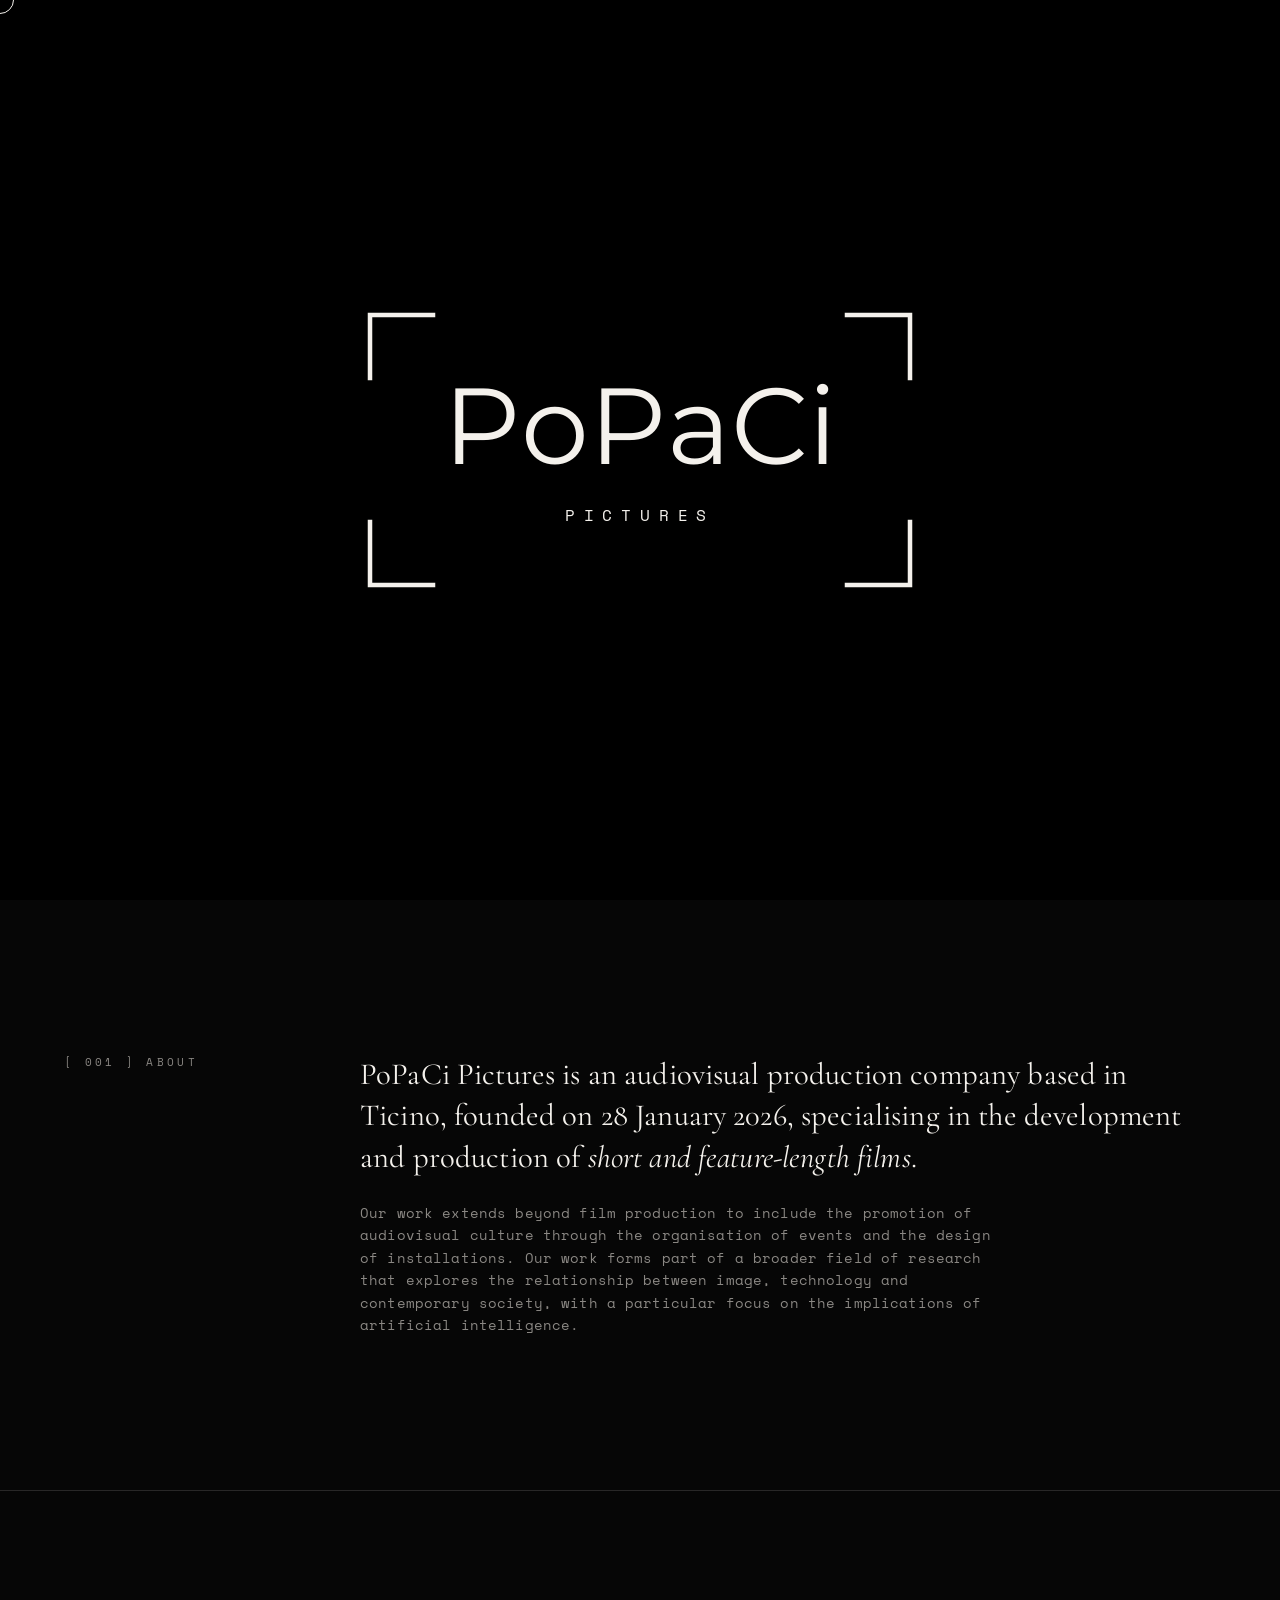
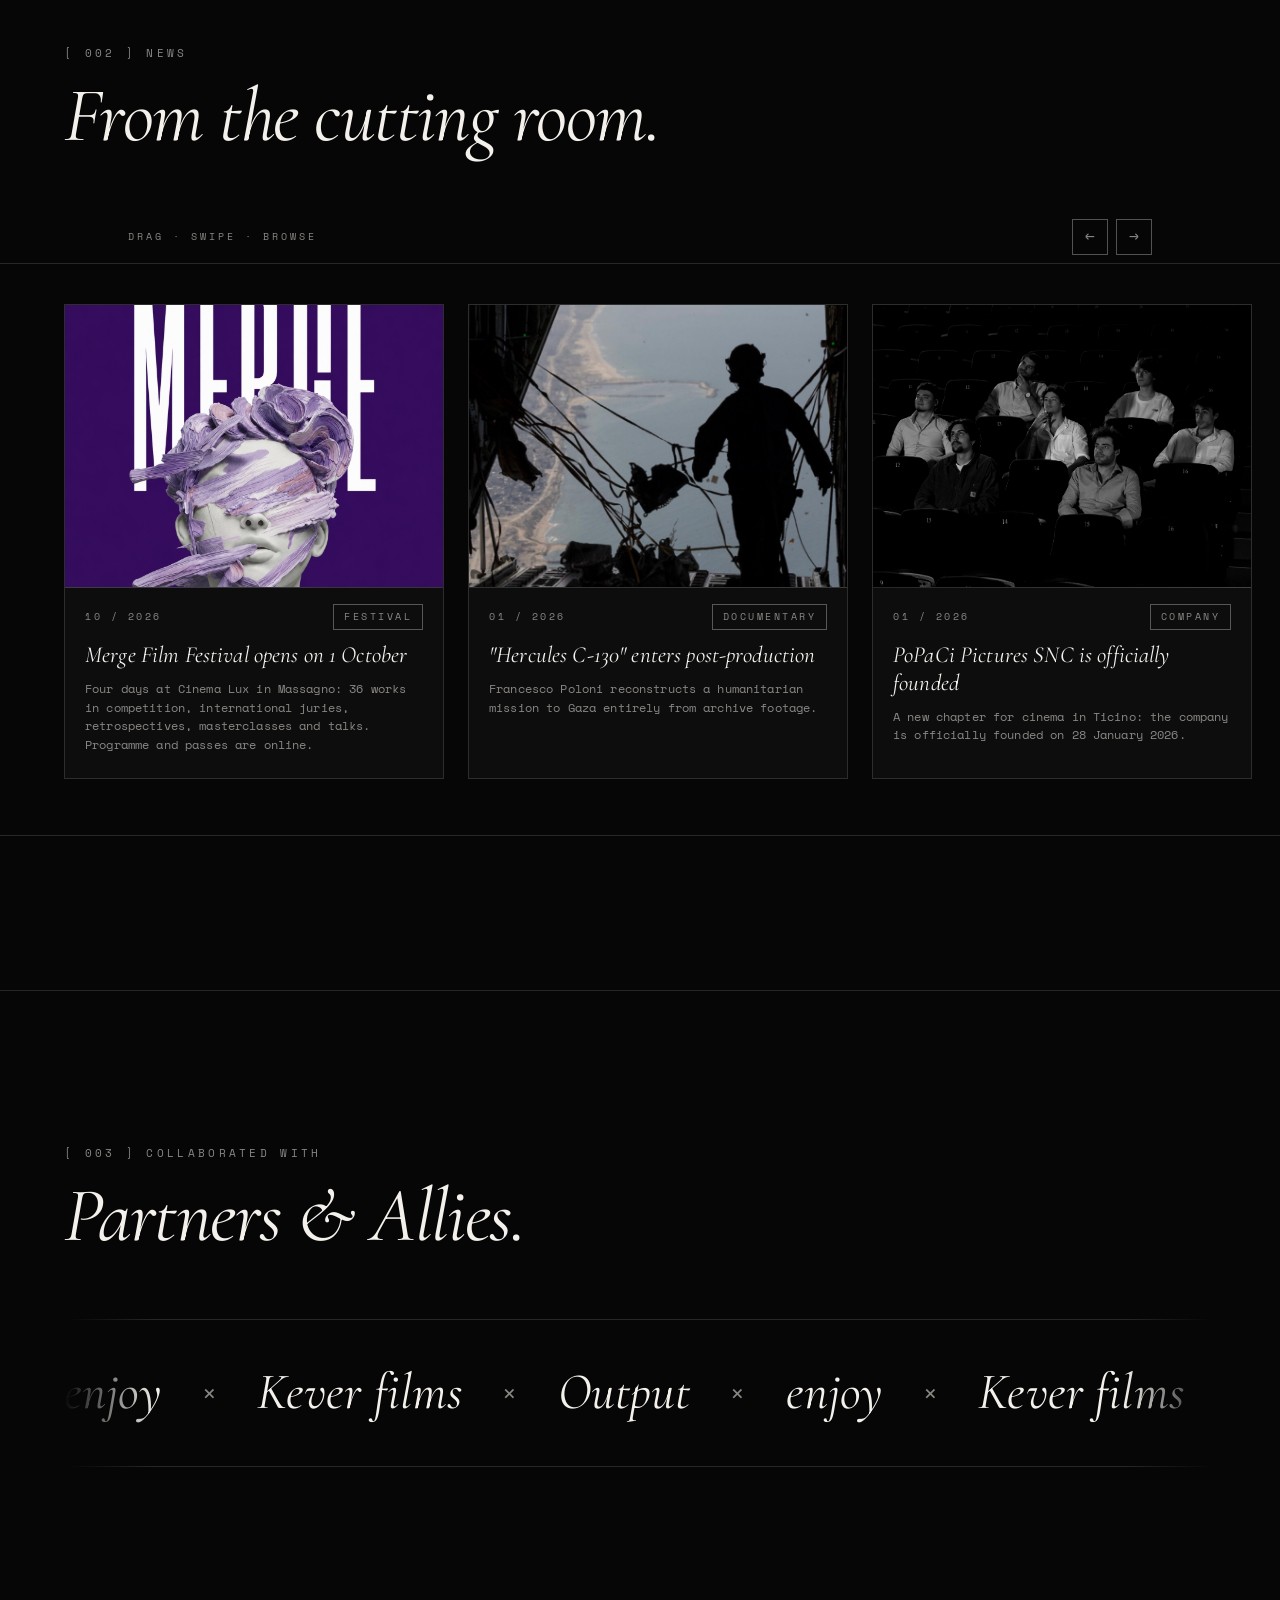
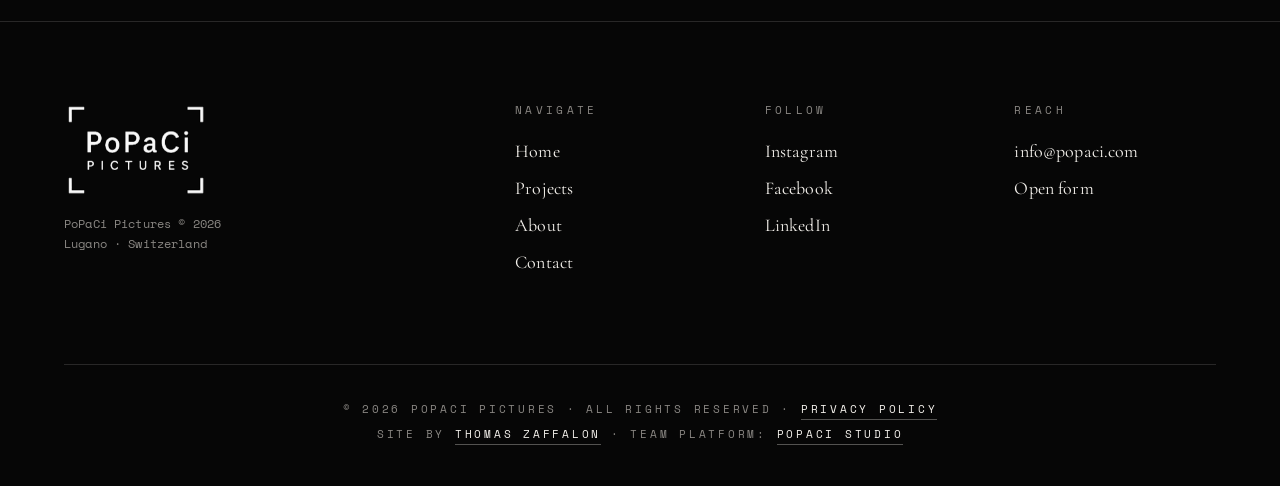
<file: index.html>
<!DOCTYPE html>
<html lang="en">
<head>
<meta charset="UTF-8" />
<meta name="viewport" content="width=device-width, initial-scale=1.0" />
<title>PoPaCi Pictures</title>
<link rel="preconnect" href="https://fonts.googleapis.com">
<link rel="preconnect" href="https://fonts.gstatic.com" crossorigin>
<link href="https://fonts.googleapis.com/css2?family=Cormorant+Garamond:wght@300;400;500;700&family=Montserrat:wght@300;400;500&family=Space+Mono:wght@400;700&display=swap" rel="stylesheet">
<meta name="description" content="PoPaCi Pictures is an audiovisual production company based in Ticino, exploring cinema, technology and contemporary society." />
<link rel="canonical" href="https://popaci.com/" />
<meta property="og:type" content="website" />
<meta property="og:site_name" content="PoPaCi Pictures" />
<meta property="og:title" content="PoPaCi Pictures — Audiovisual production in Ticino" />
<meta property="og:description" content="PoPaCi Pictures is an audiovisual production company based in Ticino, exploring cinema, technology and contemporary society." />
<meta property="og:url" content="https://popaci.com/" />
<meta property="og:image" content="https://popaci.com/img/logo_popaci_nero.jpg" />
<meta property="og:image:width" content="1536" />
<meta property="og:image:height" content="1024" />
<meta name="twitter:card" content="summary_large_image" />
<meta name="twitter:title" content="PoPaCi Pictures — Audiovisual production in Ticino" />
<meta name="twitter:description" content="PoPaCi Pictures is an audiovisual production company based in Ticino, exploring cinema, technology and contemporary society." />
<meta name="twitter:image" content="https://popaci.com/img/logo_popaci_nero.jpg" />
<link rel="stylesheet" href="css/style.css" />
<link rel="icon" type="image/x-icon" href="img/favicons/favicon.ico">
<link rel="icon" type="image/png" sizes="16x16" href="img/favicons/favicon-16x16.png">
<link rel="icon" type="image/png" sizes="32x32" href="img/favicons/favicon-32x32.png">
<link rel="icon" type="image/png" sizes="48x48" href="img/favicons/favicon-48x48.png">
<link rel="apple-touch-icon" sizes="180x180" href="img/favicons/apple-touch-icon.png">
<link rel="icon" type="image/png" sizes="192x192" href="img/favicons/android-chrome-192x192.png">
<link rel="icon" type="image/png" sizes="512x512" href="img/favicons/android-chrome-512x512.png">
<script type="application/ld+json">
{
  "@context": "https://schema.org",
  "@graph": [
    {
      "@type": "Organization",
      "@id": "https://popaci.com/#organization",
      "name": "PoPaCi Pictures",
      "alternateName": "PoPaCi Pictures SNC",
      "url": "https://popaci.com",
      "logo": "https://popaci.com/img/logo_popaci_nero.jpg",
      "image": "https://popaci.com/img/logo_popaci_nero.jpg",
      "foundingDate": "2026-01-28",
      "foundingLocation": {
        "@type": "Place",
        "name": "Lugano, Switzerland"
      },
      "address": {
        "@type": "PostalAddress",
        "addressLocality": "Lugano",
        "addressRegion": "Ticino",
        "addressCountry": "CH"
      },
      "email": "info@popaci.com",
      "founder": [
        {
          "@type": "Person",
          "name": "Dario Cirrincione",
          "url": "https://popaci.com/dario.html"
        },
        {
          "@type": "Person",
          "name": "Francesco Poloni",
          "url": "https://popaci.com/francesco.html"
        }
      ],
      "sameAs": [
        "https://www.instagram.com/popaci_pictures",
        "https://www.facebook.com/profile.php?id=61589627325579",
        "https://linkedin.com/company/popaci"
      ],
      "description": "PoPaCi Pictures is an audiovisual production company based in Ticino, founded on 28 January 2026, specialising in the development and production of short and feature-length films."
    }
  ]
}
</script>
</head>
<body data-page="home">

<!-- Intro animation overlay (index only) -->
<div id="intro-overlay" class="intro-overlay" aria-hidden="true">
  <div class="intro-stage">
    <svg class="intro-frame" viewBox="0 0 800 500" preserveAspectRatio="xMidYMid meet" aria-hidden="true">
      <g fill="none" stroke="currentColor" stroke-width="5" stroke-linecap="square" stroke-linejoin="miter">
        <path class="intro-bracket b1" d="M100,170 L100,100 L170,100" />
        <path class="intro-bracket b2" d="M630,100 L700,100 L700,170" />
        <path class="intro-bracket b3" d="M100,330 L100,400 L170,400" />
        <path class="intro-bracket b4" d="M630,400 L700,400 L700,330" />
      </g>
    </svg>
    <div class="intro-text" aria-hidden="true">
      <div class="intro-popaci">
        <span>P</span><span>o</span><span>P</span><span>a</span><span>C</span><span>i</span>
      </div>
      <div class="intro-pictures">PICTURES</div>
    </div>
    <span class="sr-only">PoPaCi Pictures</span>
  </div>
</div>

<!-- Film grain overlay -->
<div class="grain" aria-hidden="true"></div>

<!-- Custom cursor -->
<div class="cursor" aria-hidden="true"><span></span></div>

<!-- Header -->
<header class="site-header">
  <a href="index.html" class="brand">
    <img src="img/logo_popaci_nero_cropped.png" alt="PoPaCi Pictures" class="brand-logo">
  </a>
  <button class="menu-toggle" aria-expanded="false" aria-controls="nav-overlay">
    <span class="mt-dot" aria-hidden="true"></span>
    <span class="mt-text">Menu</span>
  </button>
</header>

<!-- Innovative split-strip navigation overlay -->
<nav id="nav-overlay" class="nav-overlay" aria-hidden="true">
  <a class="strip current" href="index.html" data-label="Home" data-num="01">
    <span class="strip-bg" style="--g:linear-gradient(120deg,#0a0a0a,#2a2a2a);"></span>
    <span class="strip-num">01</span>
    <span class="strip-title">Home</span>
    <span class="strip-sub">Where the reel begins</span>
  </a>
  <a class="strip" href="projects.html" data-label="Projects" data-num="02">
    <span class="strip-bg" style="--g:linear-gradient(120deg,#1a1a1a,#3a3a3a);"></span>
    <span class="strip-num">02</span>
    <span class="strip-title">Projects</span>
    <span class="strip-sub">Stories in motion</span>
  </a>
  <a class="strip" href="about.html" data-label="About" data-num="03">
    <span class="strip-bg" style="--g:linear-gradient(120deg,#0d0d0d,#272727);"></span>
    <span class="strip-num">03</span>
    <span class="strip-title">About</span>
    <span class="strip-sub">Faces behind the lens</span>
  </a>
  <a class="strip" href="contact.html" data-label="Contact" data-num="04">
    <span class="strip-bg" style="--g:linear-gradient(120deg,#181818,#333);"></span>
    <span class="strip-num">04</span>
    <span class="strip-title">Contact</span>
    <span class="strip-sub">Step into the frame</span>
  </a>
</nav>

<!-- HERO -->
<section class="hero">
  <div class="hero-media" aria-hidden="true">
    <img src="img/popaci-pictures-team-4.webp" alt="" loading="eager" decoding="async">
  </div>
  <div class="hero-bars" aria-hidden="true"></div>
  <div class="hero-inner">
    <p class="kicker"><span class="dot"></span> Independent · Ticino · Est. 28 January 2026</p>
    <h1 class="hero-title">
      <span class="word"><span>Po</span></span>
      <span class="word"><span>Pa</span></span>
      <span class="word"><span>Ci</span></span>
      <span class="word amp"><span>Pictures</span></span>
    </h1>
    
    <div class="hero-cta">
      <a href="projects.html" class="btn-line"><span>See our work</span></a>
      <a href="about.html" class="btn-text">Who we are &rarr;</a>
    </div>
  </div>
  <div class="scroll-hint"><span>Scroll</span><i></i></div>
</section>

<!-- DESCRIPTION -->
<section class="section about-blurb">
  <div class="grid-12">
    <p class="section-tag col-3">[ 001 ] About</p>
    <div class="col-9 about-blurb-text">
      <p class="lead">
        PoPaCi Pictures is an audiovisual production company based in Ticino, founded on 28 January 2026, specialising in the development and production of <em>short and feature-length films</em>.
      </p>
      <p>
        Our work extends beyond film production to include the promotion of audiovisual culture through the organisation of events and the design of installations. Our work forms part of a broader field of research that explores the relationship between image, technology and contemporary society, with a particular focus on the implications of artificial intelligence.
      </p>
    </div>
  </div>
</section>

<!-- NEWS (horizontal carousel) -->
<section class="section news">
  <div class="section-head">
    <p class="section-tag">[ 002 ] News</p>
    <h2 class="section-title">From the cutting room.</h2>
  </div>

  <div class="news-rail-hint">
    <span>Drag · Swipe · Browse</span>
    <span class="rail-arrows">
      <button type="button" class="rail-arrow" data-rail-prev aria-label="Previous">&larr;</button>
      <button type="button" class="rail-arrow" data-rail-next aria-label="Next">&rarr;</button>
    </span>
  </div>

  <div class="news-rail">
    <div class="news-track" data-rail>
      <a class="news-card" data-tone="a" href="festival.html">
        <div class="news-cover"><img src="img/merge-film-festival.jpg" alt="Merge Film Festival" loading="lazy"></div>
        <div class="news-meta"><span>10 / 2026</span><span class="news-tag">Festival</span></div>
        <div class="news-body">
          <h3 class="news-title">Merge Film Festival opens on 1 October</h3>
          <p class="news-excerpt">Four days at Cinema Lux in Massagno: 36 works in competition, international juries, retrospectives, masterclasses and talks. Programme and passes are online.</p>
        </div>
      </a>

      <a class="news-card" data-tone="c" href="docu.html#hercules-c130">
        <div class="news-cover"><img src="img/hercules-c-130-poster.jpg" alt="Hercules C-130 poster" loading="lazy" decoding="async"></div>
        <div class="news-meta"><span>01 / 2026</span><span class="news-tag">Documentary</span></div>
        <div class="news-body">
          <h3 class="news-title">"Hercules C-130" enters post-production</h3>
          <p class="news-excerpt">Francesco Poloni reconstructs a humanitarian mission to Gaza entirely from archive footage.</p>
        </div>
      </a>

      <a class="news-card" data-tone="d" href="about.html">
        <div class="news-cover"><img src="img/popaci-pictures-team-1.webp" alt="PoPaCi Pictures founding team" loading="lazy"></div>
        <div class="news-meta"><span>01 / 2026</span><span class="news-tag">Company</span></div>
        <div class="news-body">
          <h3 class="news-title">PoPaCi Pictures SNC is officially founded</h3>
          <p class="news-excerpt">A new chapter for cinema in Ticino: the company is officially founded on 28 January 2026.</p>
        </div>
      </a>
    </div>
  </div>
</section>

<!-- PARTNERS -->
<section class="section partners">
  <div class="section-head">
    <p class="section-tag">[ 003 ] Collaborated with</p>
    <h2 class="section-title">Partners &amp; Allies.</h2>
  </div>

  <div class="marquee" aria-hidden="false">
    <div class="marquee-track">
      <span class="m-item">enjoy</span>
      <span class="m-sep">&times;</span>
      <span class="m-item">Kever films</span>
      <span class="m-sep">&times;</span>
      <span class="m-item">Output</span>
      <span class="m-sep">&times;</span>
      <!-- duplicate for seamless loop -->
      <span class="m-item">enjoy</span>
      <span class="m-sep">&times;</span>
      <span class="m-item">Kever films</span>
      <span class="m-sep">&times;</span>
      <span class="m-item">Output</span>
      <span class="m-sep">&times;</span>
    </div>
  </div>
</section>

<!-- FOOTER -->
<footer class="site-footer">
  <div class="footer-grid">
    <div>
      <img src="img/logo_popaci_nero_cropped.png" alt="PoPaCi Pictures" class="footer-logo">
      <p class="muted">PoPaCi Pictures &copy; <span id="y"></span><br/>Lugano · Switzerland</p>
    </div>
    <div>
      <p class="footer-h">Navigate</p>
      <ul>
        <li><a href="index.html">Home</a></li>
        <li><a href="projects.html">Projects</a></li>
        <li><a href="about.html">About</a></li>
        <li><a href="contact.html">Contact</a></li>
      </ul>
    </div>
    <div>
      <p class="footer-h">Follow</p>
      <ul>
        <li><a href="https://www.instagram.com/popaci_pictures?igsh=M2hsNmV0cGVxNXV3" target="_blank" rel="noopener">Instagram</a></li>
        <li><a href="https://www.facebook.com/profile.php?id=61589627325579" target="_blank" rel="noopener">Facebook</a></li>
        <li><a href="https://linkedin.com/company/popaci" target="_blank" rel="noopener">LinkedIn</a></li>
      </ul>
    </div>
    <div>
      <p class="footer-h">Reach</p>
      <ul>
        <li><a href="mailto:info@popaci.com">info@popaci.com</a></li>
        <li><a href="contact.html">Open form</a></li>
      </ul>
    </div>
  </div>
  <p class="site-credit">&copy; 2026 PoPaCi Pictures &middot; All rights reserved &middot; <a href="privacy.html">Privacy Policy</a><br>Site by <a href="https://www.tommyzaffa.com" target="_blank" rel="noopener">Thomas Zaffalon</a> &middot; Team platform: <a href="https://studio.popaci.com" target="_blank" rel="noopener">PoPaCi Studio</a></p>
</footer>

<script src="js/main.js"></script>
</body>
</html>
</file>
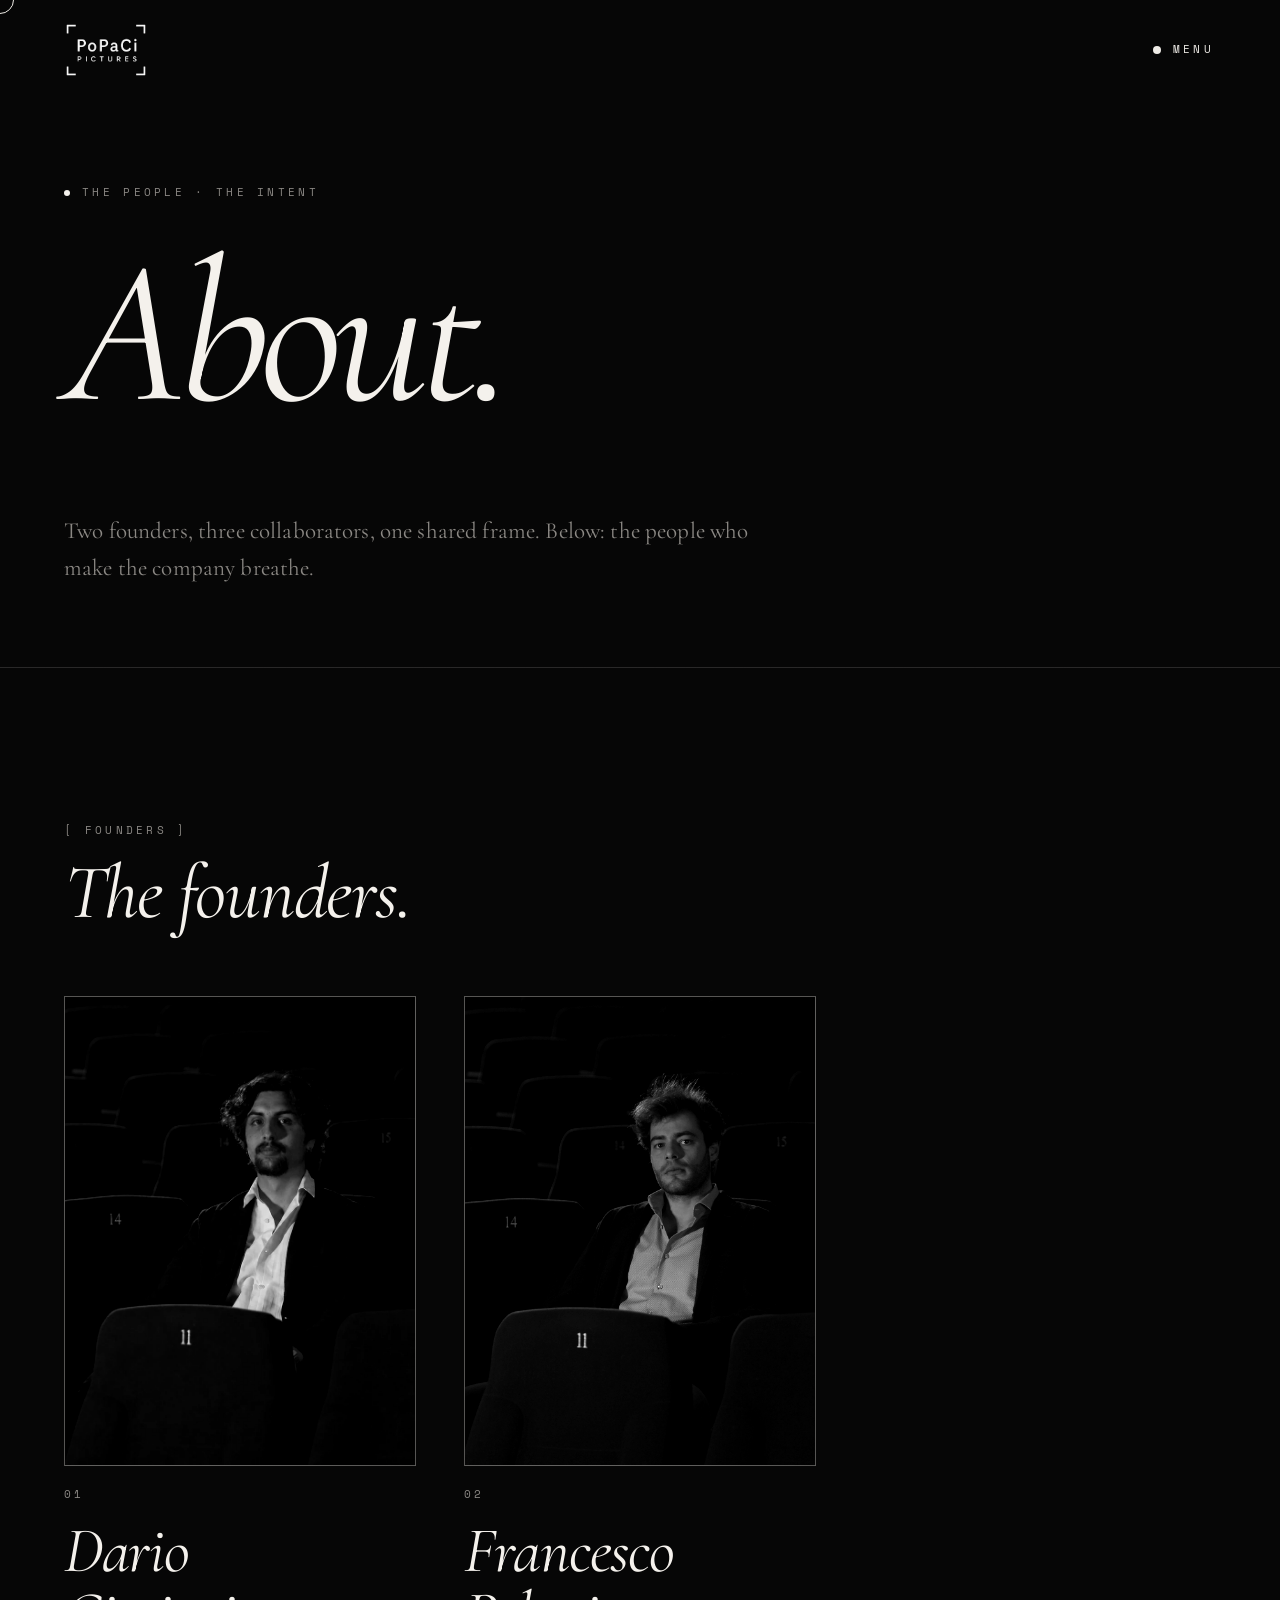
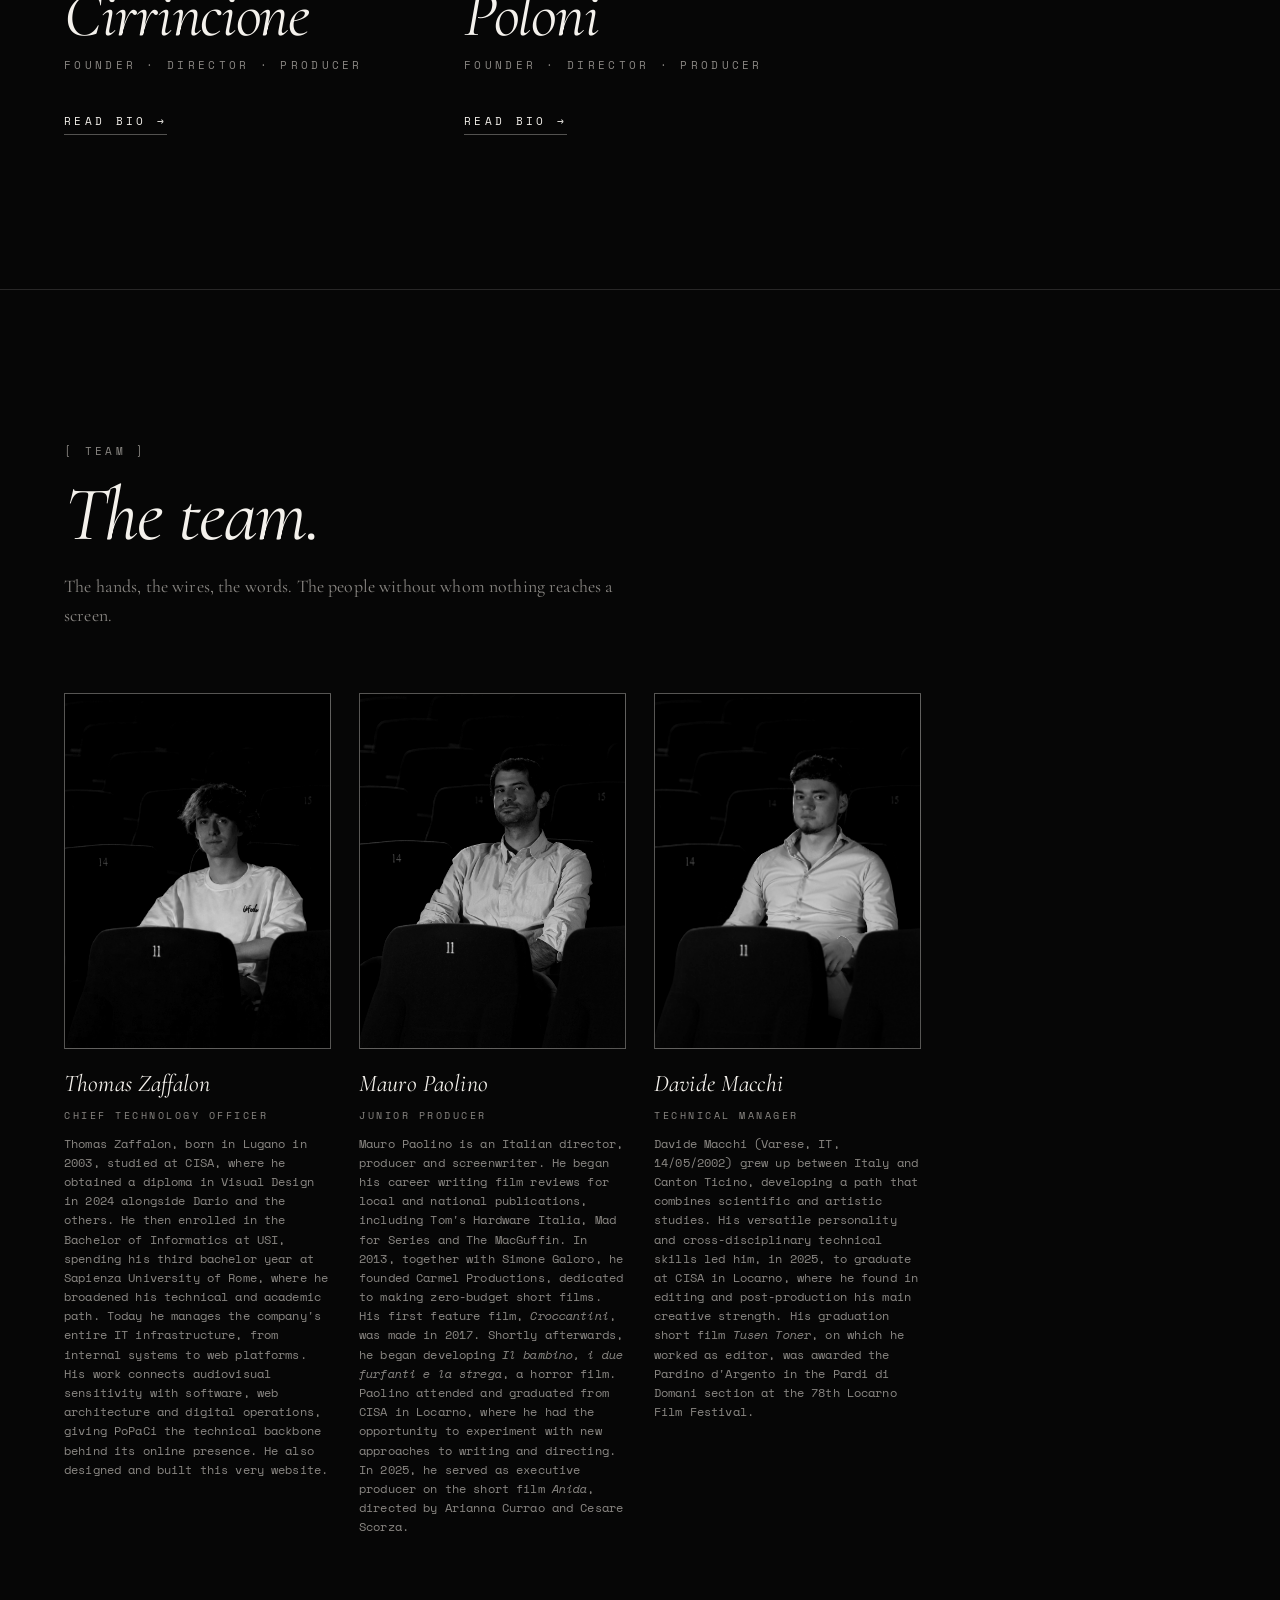
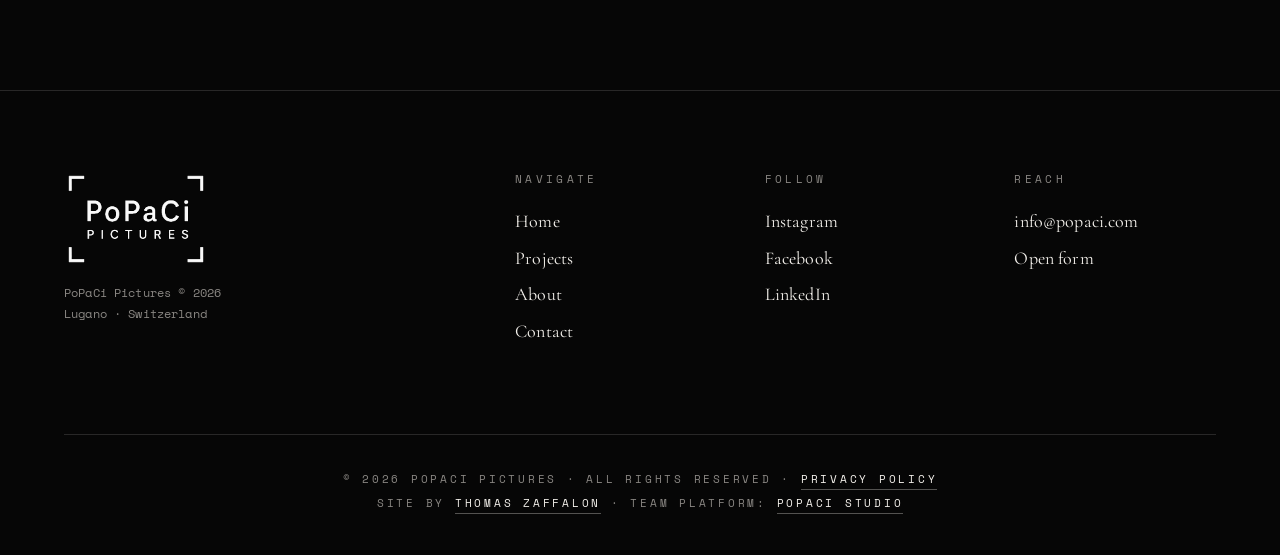
<file: about.html>
<!DOCTYPE html>
<html lang="en">
<head>
<meta charset="UTF-8" />
<meta name="viewport" content="width=device-width, initial-scale=1.0" />
<title>About — PoPaCi Pictures</title>
<link rel="preconnect" href="https://fonts.googleapis.com">
<link rel="preconnect" href="https://fonts.gstatic.com" crossorigin>
<link href="https://fonts.googleapis.com/css2?family=Cormorant+Garamond:wght@300;400;500;700&family=Space+Mono:wght@400;700&display=swap" rel="stylesheet">
<meta name="description" content="Meet the founders and team behind PoPaCi Pictures — Dario Cirrincione, Francesco Poloni and collaborators, based in Lugano, Switzerland." />
<link rel="canonical" href="https://popaci.com/about.html" />
<meta property="og:type" content="website" />
<meta property="og:site_name" content="PoPaCi Pictures" />
<meta property="og:title" content="About — PoPaCi Pictures" />
<meta property="og:description" content="Meet the founders and team behind PoPaCi Pictures — Dario Cirrincione, Francesco Poloni and collaborators, based in Lugano, Switzerland." />
<meta property="og:url" content="https://popaci.com/about.html" />
<meta property="og:image" content="https://popaci.com/img/popaci-pictures-team-1.webp" />
<meta property="og:image:width" content="2200" />
<meta property="og:image:height" content="1466" />
<meta name="twitter:card" content="summary_large_image" />
<meta name="twitter:title" content="About — PoPaCi Pictures" />
<meta name="twitter:description" content="Meet the founders and team behind PoPaCi Pictures — Dario Cirrincione, Francesco Poloni and collaborators, based in Lugano, Switzerland." />
<meta name="twitter:image" content="https://popaci.com/img/popaci-pictures-team-1.webp" />
<link rel="stylesheet" href="css/style.css" />
<link rel="icon" type="image/x-icon" href="img/favicons/favicon.ico">
<link rel="icon" type="image/png" sizes="16x16" href="img/favicons/favicon-16x16.png">
<link rel="icon" type="image/png" sizes="32x32" href="img/favicons/favicon-32x32.png">
<link rel="icon" type="image/png" sizes="48x48" href="img/favicons/favicon-48x48.png">
<link rel="apple-touch-icon" sizes="180x180" href="img/favicons/apple-touch-icon.png">
<link rel="icon" type="image/png" sizes="192x192" href="img/favicons/android-chrome-192x192.png">
<link rel="icon" type="image/png" sizes="512x512" href="img/favicons/android-chrome-512x512.png">
<script type="application/ld+json">
{
  "@context": "https://schema.org",
  "@graph": [
    {
      "@type": "Organization",
      "@id": "https://popaci.com/#organization",
      "name": "PoPaCi Pictures",
      "alternateName": "PoPaCi Pictures SNC",
      "url": "https://popaci.com",
      "logo": "https://popaci.com/img/logo_popaci_nero.jpg",
      "image": "https://popaci.com/img/logo_popaci_nero.jpg",
      "foundingDate": "2026-01-28",
      "foundingLocation": {
        "@type": "Place",
        "name": "Lugano, Switzerland"
      },
      "address": {
        "@type": "PostalAddress",
        "addressLocality": "Lugano",
        "addressRegion": "Ticino",
        "addressCountry": "CH"
      },
      "email": "info@popaci.com",
      "founder": [
        {
          "@type": "Person",
          "name": "Dario Cirrincione",
          "url": "https://popaci.com/dario.html"
        },
        {
          "@type": "Person",
          "name": "Francesco Poloni",
          "url": "https://popaci.com/francesco.html"
        }
      ],
      "sameAs": [
        "https://www.instagram.com/popaci_pictures",
        "https://www.facebook.com/profile.php?id=61589627325579",
        "https://linkedin.com/company/popaci"
      ],
      "description": "PoPaCi Pictures is an audiovisual production company based in Ticino, founded on 28 January 2026, specialising in the development and production of short and feature-length films."
    },
    {
      "@type": "Person",
      "@id": "https://popaci.com/dario.html#person",
      "name": "Dario Cirrincione",
      "givenName": "Dario",
      "familyName": "Cirrincione",
      "url": "https://popaci.com/dario.html",
      "image": "https://popaci.com/img/dario-cirrincione-1.webp",
      "jobTitle": "Director, Writer, Producer",
      "birthPlace": {
        "@type": "Place",
        "name": "Basel, Switzerland"
      },
      "nationality": {
        "@type": "Country",
        "name": "Switzerland"
      },
      "alumniOf": {
        "@type": "EducationalOrganization",
        "name": "International Conservatory of Audiovisual Sciences (CISA)",
        "address": "Locarno, Switzerland"
      },
      "worksFor": {
        "@id": "https://popaci.com/#organization"
      }
    },
    {
      "@type": "Person",
      "@id": "https://popaci.com/francesco.html#person",
      "name": "Francesco Poloni",
      "givenName": "Francesco",
      "familyName": "Poloni",
      "url": "https://popaci.com/francesco.html",
      "image": "https://popaci.com/img/francesco-poloni-3.webp",
      "jobTitle": "Director, Writer, Producer",
      "birthDate": "1997",
      "birthPlace": {
        "@type": "Place",
        "name": "Bellinzona, Switzerland"
      },
      "nationality": {
        "@type": "Country",
        "name": "Switzerland"
      },
      "alumniOf": {
        "@type": "EducationalOrganization",
        "name": "International Conservatory of Audiovisual Sciences (CISA)",
        "address": "Locarno, Switzerland"
      },
      "worksFor": {
        "@id": "https://popaci.com/#organization"
      }
    }
  ]
}
</script>
</head>
<body data-page="about">

<div class="grain" aria-hidden="true"></div>
<div class="cursor" aria-hidden="true"><span></span></div>

<header class="site-header">
  <a href="index.html" class="brand">
    <img src="img/logo_popaci_nero_cropped.png" alt="PoPaCi Pictures" class="brand-logo">
  </a>
  <button class="menu-toggle" aria-expanded="false" aria-controls="nav-overlay">
    <span class="mt-dot" aria-hidden="true"></span>
    <span class="mt-text">Menu</span>
  </button>
</header>

<nav id="nav-overlay" class="nav-overlay" aria-hidden="true">
  <a class="strip" href="index.html"><span class="strip-bg"></span><span class="strip-num">01</span><span class="strip-title">Home</span><span class="strip-sub">Where the reel begins</span></a>
  <a class="strip" href="projects.html"><span class="strip-bg"></span><span class="strip-num">02</span><span class="strip-title">Projects</span><span class="strip-sub">Stories in motion</span></a>
  <a class="strip current" href="about.html"><span class="strip-bg"></span><span class="strip-num">03</span><span class="strip-title">About</span><span class="strip-sub">Faces behind the lens</span></a>
  <a class="strip" href="contact.html"><span class="strip-bg"></span><span class="strip-num">04</span><span class="strip-title">Contact</span><span class="strip-sub">Step into the frame</span></a>
</nav>

<section class="page-hero">
  <p class="kicker"><span class="dot"></span> The people · The intent</p>
  <h1 class="page-title">About.</h1>
  <p class="page-lede">Two founders, three collaborators, one shared frame. Below: the people who make the company breathe.</p>
</section>

<!-- FOUNDERS -->
<section class="section founders">
  <div class="section-head">
    <p class="section-tag">[ Founders ]</p>
    <h2 class="section-title">The founders.</h2>
  </div>

  <div class="founders-grid">

    <a class="founder-card" href="dario.html">
      <div class="founder-portrait">
        <img src="img/dario-cirrincione-1.webp" alt="Dario Cirrincione" loading="lazy">
      </div>
      <div class="founder-card-info">
        <span class="founder-num">01</span>
        <h3 class="founder-name">Dario Cirrincione</h3>
        <p class="founder-role">Founder · Director · Producer</p>
        <span class="founder-link">Read bio &rarr;</span>
      </div>
    </a>

    <a class="founder-card" href="francesco.html">
      <div class="founder-portrait">
        <img src="img/francesco-poloni-3.webp" alt="Francesco Poloni" loading="lazy">
      </div>
      <div class="founder-card-info">
        <span class="founder-num">02</span>
        <h3 class="founder-name">Francesco Poloni</h3>
        <p class="founder-role">Founder · Director · Producer</p>
        <span class="founder-link">Read bio &rarr;</span>
      </div>
    </a>

  </div>
</section>

<!-- TEAM -->
<section class="section team">
  <div class="section-head">
    <p class="section-tag">[ Team ]</p>
    <h2 class="section-title">The team.</h2>
    <p class="section-lede">The hands, the wires, the words. The people without whom nothing reaches a screen.</p>
  </div>

  <ul class="team-grid">
    <li class="member">
      <div class="member-portrait">
        <img src="img/thomas-zaffalon-4.jpg" alt="Thomas Zaffalon" loading="lazy">
      </div>
      <div class="member-info">
        <h4 class="member-name">Thomas Zaffalon</h4>
        <p class="member-role">Chief Technology Officer</p>
        <p class="member-bio">
          Thomas Zaffalon, born in Lugano in 2003, studied at CISA, where he obtained a diploma in Visual Design in 2024 alongside Dario and the others. He then enrolled in the Bachelor of Informatics at USI, spending his third bachelor year at Sapienza University of Rome, where he broadened his technical and academic path.
          Today he manages the company's entire IT infrastructure, from internal systems to web platforms. His work connects audiovisual sensitivity with software, web architecture and digital operations, giving PoPaCi the technical backbone behind its online presence. He also designed and built this very website.
        </p>
      </div>
    </li>

    <li class="member">
      <div class="member-portrait">
        <img src="img/mauro-paolino-1.webp" alt="Mauro Paolino" loading="lazy">
      </div>
      <div class="member-info">
        <h4 class="member-name">Mauro Paolino</h4>
        <p class="member-role">Junior Producer</p>
        <p class="member-bio">
          Mauro Paolino is an Italian director, producer and screenwriter. He began his career writing film reviews for local and national publications, including Tom's Hardware Italia, Mad for Series and The MacGuffin.
          In 2013, together with Simone Galoro, he founded Carmel Productions, dedicated to making zero-budget short films.
          His first feature film, <em>Croccantini</em>, was made in 2017. Shortly afterwards, he began developing <em>Il bambino, i due furfanti e la strega</em>, a horror film.
          Paolino attended and graduated from CISA in Locarno, where he had the opportunity to experiment with new approaches to writing and directing.
          In 2025, he served as executive producer on the short film <em>Anida</em>, directed by Arianna Currao and Cesare Scorza.
        </p>
      </div>
    </li>

    <li class="member">
      <div class="member-portrait">
        <img src="img/davide-macchi-1.webp" alt="Davide Macchi" loading="lazy">
      </div>
      <div class="member-info">
        <h4 class="member-name">Davide Macchi</h4>
        <p class="member-role">Technical Manager</p>
        <p class="member-bio">
          Davide Macchi (Varese, IT, 14/05/2002) grew up between Italy and Canton Ticino, developing a path that combines scientific and artistic studies. His versatile personality and cross-disciplinary technical skills led him, in 2025, to graduate at CISA in Locarno, where he found in editing and post-production his main creative strength.
          His graduation short film <em>Tusen Toner</em>, on which he worked as editor, was awarded the Pardino d'Argento in the Pardi di Domani section at the 78th Locarno Film Festival.
        </p>
      </div>
    </li>
  </ul>
</section>

<footer class="site-footer">
  <div class="footer-grid">
    <div><img src="img/logo_popaci_nero_cropped.png" alt="PoPaCi Pictures" class="footer-logo"><p class="muted">PoPaCi Pictures &copy; <span id="y"></span><br/>Lugano · Switzerland</p></div>
    <div><p class="footer-h">Navigate</p><ul><li><a href="index.html">Home</a></li><li><a href="projects.html">Projects</a></li><li><a href="about.html">About</a></li><li><a href="contact.html">Contact</a></li></ul></div>
    <div><p class="footer-h">Follow</p><ul><li><a href="https://www.instagram.com/popaci_pictures?igsh=M2hsNmV0cGVxNXV3" target="_blank" rel="noopener">Instagram</a></li><li><a href="https://www.facebook.com/profile.php?id=61589627325579" target="_blank" rel="noopener">Facebook</a></li><li><a href="https://linkedin.com/company/popaci" target="_blank" rel="noopener">LinkedIn</a></li></ul></div>
    <div><p class="footer-h">Reach</p><ul><li><a href="mailto:info@popaci.com">info@popaci.com</a></li><li><a href="contact.html">Open form</a></li></ul></div>
  </div>
  <p class="site-credit">&copy; 2026 PoPaCi Pictures &middot; All rights reserved &middot; <a href="privacy.html">Privacy Policy</a><br>Site by <a href="https://www.tommyzaffa.com" target="_blank" rel="noopener">Thomas Zaffalon</a> &middot; Team platform: <a href="https://studio.popaci.com" target="_blank" rel="noopener">PoPaCi Studio</a></p>
</footer>

<script src="js/main.js"></script>
</body>
</html>
</file>
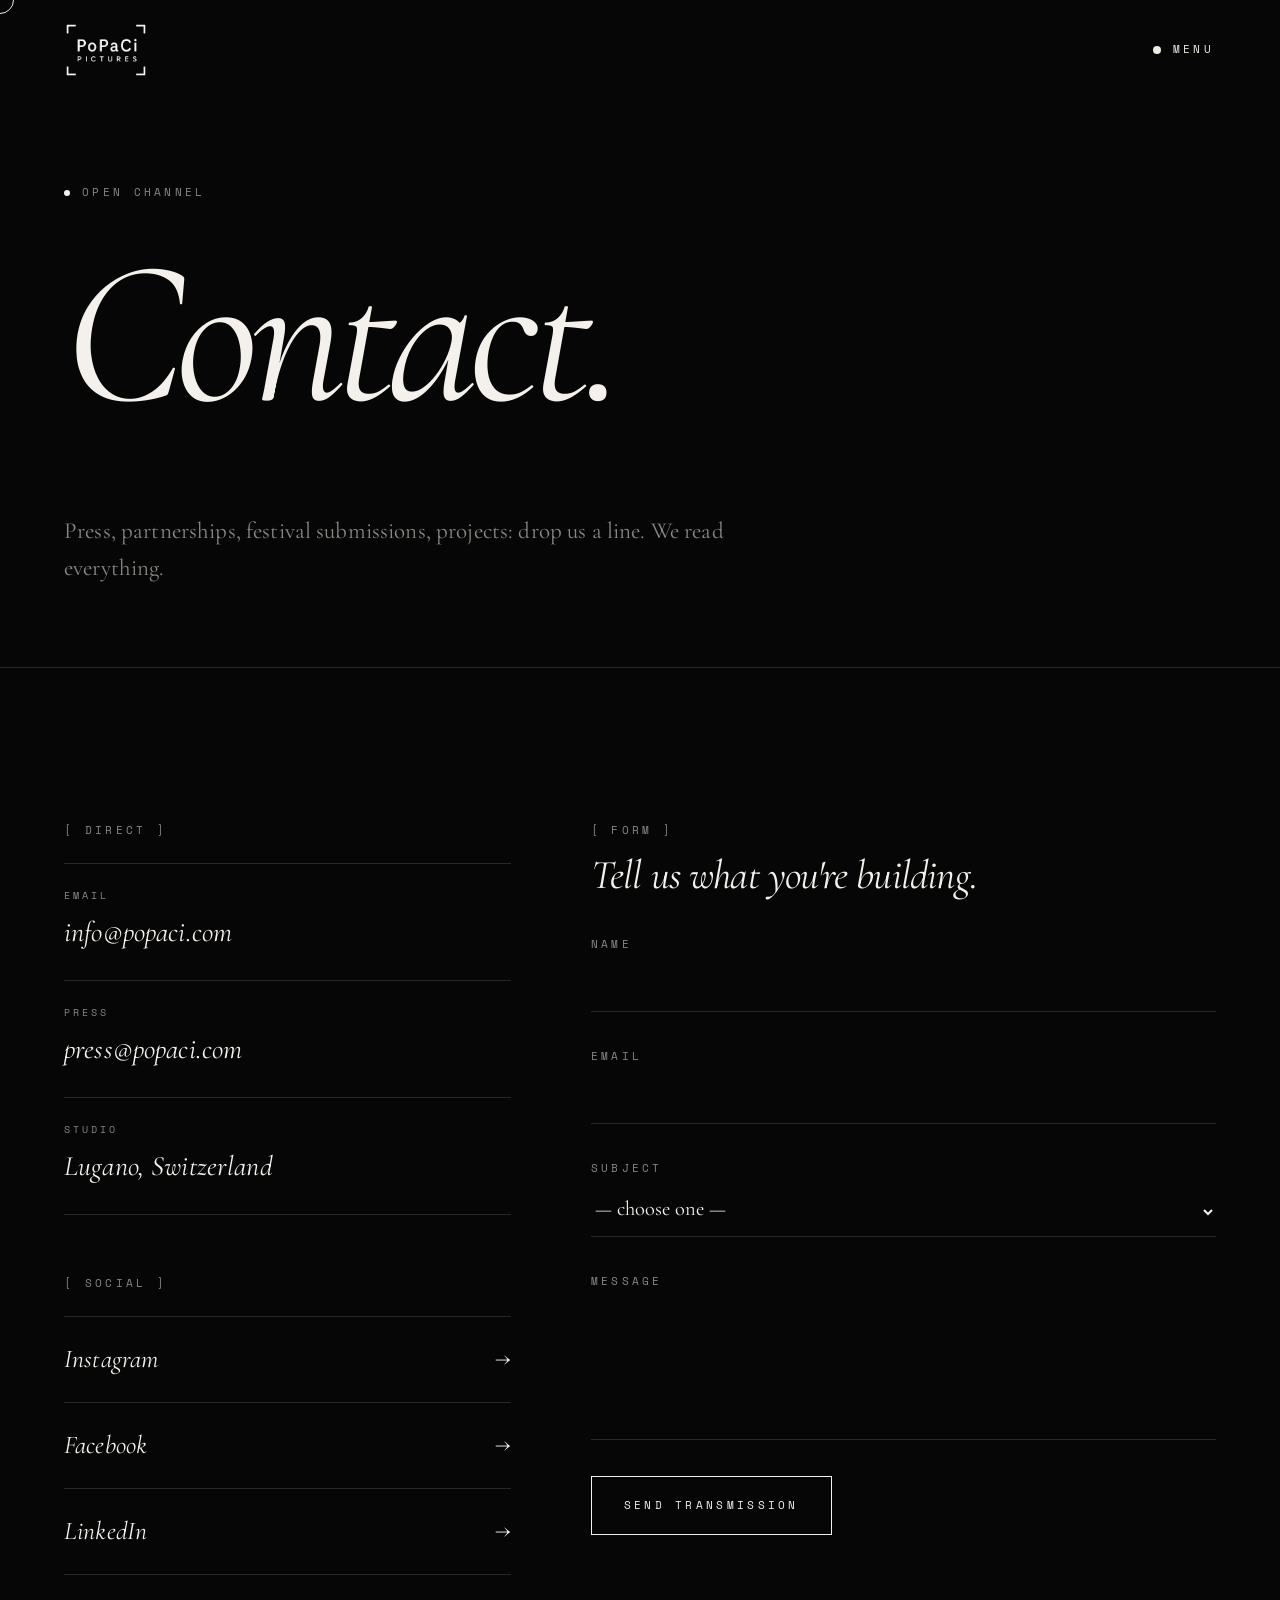
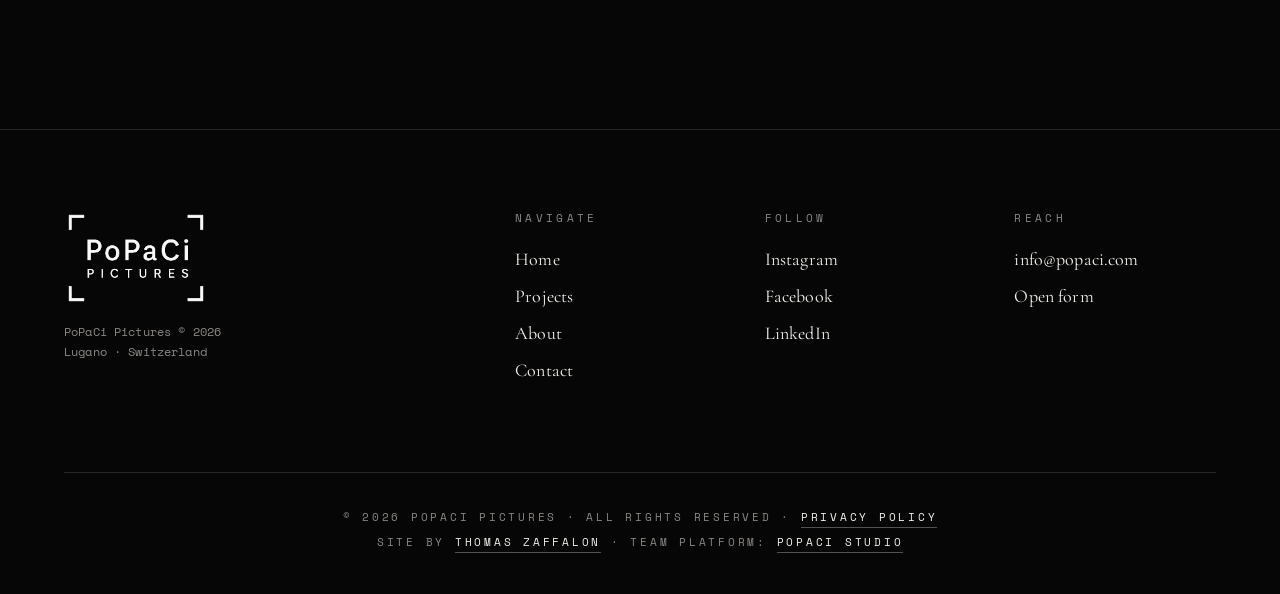
<file: contact.html>
<!DOCTYPE html>
<html lang="en">
<head>
<meta charset="UTF-8" />
<meta name="viewport" content="width=device-width, initial-scale=1.0" />
<title>Contact — PoPaCi Pictures</title>
<link rel="preconnect" href="https://fonts.googleapis.com">
<link rel="preconnect" href="https://fonts.gstatic.com" crossorigin>
<link href="https://fonts.googleapis.com/css2?family=Cormorant+Garamond:wght@300;400;500;700&family=Space+Mono:wght@400;700&display=swap" rel="stylesheet">
<meta name="description" content="Contact PoPaCi Pictures for press, partnerships and festival submissions. Lugano, Switzerland." />
<link rel="canonical" href="https://popaci.com/contact.html" />
<meta property="og:type" content="website" />
<meta property="og:site_name" content="PoPaCi Pictures" />
<meta property="og:title" content="Contact — PoPaCi Pictures" />
<meta property="og:description" content="Contact PoPaCi Pictures for press, partnerships and festival submissions. Lugano, Switzerland." />
<meta property="og:url" content="https://popaci.com/contact.html" />
<meta property="og:image" content="https://popaci.com/img/logo_popaci_nero.jpg" />
<meta property="og:image:width" content="1536" />
<meta property="og:image:height" content="1024" />
<meta name="twitter:card" content="summary_large_image" />
<meta name="twitter:title" content="Contact — PoPaCi Pictures" />
<meta name="twitter:description" content="Contact PoPaCi Pictures for press, partnerships and festival submissions. Lugano, Switzerland." />
<meta name="twitter:image" content="https://popaci.com/img/logo_popaci_nero.jpg" />
<link rel="stylesheet" href="css/style.css" />
<link rel="icon" type="image/x-icon" href="img/favicons/favicon.ico">
<link rel="icon" type="image/png" sizes="16x16" href="img/favicons/favicon-16x16.png">
<link rel="icon" type="image/png" sizes="32x32" href="img/favicons/favicon-32x32.png">
<link rel="icon" type="image/png" sizes="48x48" href="img/favicons/favicon-48x48.png">
<link rel="apple-touch-icon" sizes="180x180" href="img/favicons/apple-touch-icon.png">
<link rel="icon" type="image/png" sizes="192x192" href="img/favicons/android-chrome-192x192.png">
<link rel="icon" type="image/png" sizes="512x512" href="img/favicons/android-chrome-512x512.png">
</head>
<body data-page="contact">

<div class="grain" aria-hidden="true"></div>
<div class="cursor" aria-hidden="true"><span></span></div>

<header class="site-header">
  <a href="index.html" class="brand">
    <img src="img/logo_popaci_nero_cropped.png" alt="PoPaCi Pictures" class="brand-logo">
  </a>
  <button class="menu-toggle" aria-expanded="false" aria-controls="nav-overlay">
    <span class="mt-dot" aria-hidden="true"></span>
    <span class="mt-text">Menu</span>
  </button>
</header>

<nav id="nav-overlay" class="nav-overlay" aria-hidden="true">
  <a class="strip" href="index.html"><span class="strip-bg"></span><span class="strip-num">01</span><span class="strip-title">Home</span><span class="strip-sub">Where the reel begins</span></a>
  <a class="strip" href="projects.html"><span class="strip-bg"></span><span class="strip-num">02</span><span class="strip-title">Projects</span><span class="strip-sub">Stories in motion</span></a>
  <a class="strip" href="about.html"><span class="strip-bg"></span><span class="strip-num">03</span><span class="strip-title">About</span><span class="strip-sub">Faces behind the lens</span></a>
  <a class="strip current" href="contact.html"><span class="strip-bg"></span><span class="strip-num">04</span><span class="strip-title">Contact</span><span class="strip-sub">Step into the frame</span></a>
</nav>

<section class="page-hero">
  <p class="kicker"><span class="dot"></span> Open channel</p>
  <h1 class="page-title">Contact.</h1>
  <p class="page-lede">Press, partnerships, festival submissions, projects: drop us a line. We read everything.</p>
</section>

<section class="section contact-grid">
  <div class="contact-left">
    <p class="section-tag">[ Direct ]</p>

    <ul class="contact-channels">
      <li>
        <span class="ch-label">Email</span>
        <a class="ch-value" href="mailto:info@popaci.com">info@popaci.com</a>
      </li>
      <li>
        <span class="ch-label">Press</span>
        <a class="ch-value" href="mailto:press@popaci.com">press@popaci.com</a>
      </li>
      <li>
        <span class="ch-label">Studio</span>
        <span class="ch-value">Lugano, Switzerland</span>
      </li>
    </ul>

    <p class="section-tag socials-tag">[ Social ]</p>
    <ul class="socials">
      <li><a href="https://www.instagram.com/popaci_pictures?igsh=M2hsNmV0cGVxNXV3" target="_blank" rel="noopener"><span class="s-name">Instagram</span><span class="s-arrow">&rarr;</span></a></li>
      <li><a href="https://www.facebook.com/profile.php?id=61589627325579" target="_blank" rel="noopener"><span class="s-name">Facebook</span><span class="s-arrow">&rarr;</span></a></li>
      <li><a href="https://linkedin.com/company/popaci" target="_blank" rel="noopener"><span class="s-name">LinkedIn</span><span class="s-arrow">&rarr;</span></a></li>
    </ul>
  </div>

  <div class="contact-right">
    <p class="section-tag">[ Form ]</p>
    <h2 class="section-title small">Tell us what you're building.</h2>

    <!--
      Form posts to Formspree. Replace YOUR_FORM_ID with the actual endpoint.
      Sign up at https://formspree.io , create a form, and paste the action URL below.
      Alternatives: Getform, Basin, Web3Forms.
    -->
    <form class="contact-form" action="https://formspree.io/f/mbdbdrwj" method="POST" novalidate>
      <div class="field">
        <label for="name">Name</label>
        <input type="text" id="name" name="name" required autocomplete="name" />
        <span class="underline"></span>
      </div>

      <div class="field">
        <label for="email">Email</label>
        <input type="email" id="email" name="email" required autocomplete="email" />
        <span class="underline"></span>
      </div>

      <div class="field">
        <label for="subject">Subject</label>
        <select id="subject" name="subject" required>
          <option value="" disabled selected>&mdash; choose one &mdash;</option>
          <option value="project">A project</option>
          <option value="festival">Merge Film Festival</option>
          <option value="press">Press</option>
          <option value="partnership">Partnership</option>
          <option value="other">Other</option>
        </select>
        <span class="underline"></span>
      </div>

      <div class="field">
        <label for="message">Message</label>
        <textarea id="message" name="message" rows="5" required></textarea>
        <span class="underline"></span>
      </div>

      <!-- honeypot -->
      <input type="text" name="_gotcha" style="display:none" tabindex="-1" autocomplete="off" />

      <button type="submit" class="btn-line wide">
        <span>Send transmission</span>
      </button>
      <p class="form-status" role="status" aria-live="polite"></p>
    </form>
  </div>
</section>

<footer class="site-footer">
  <div class="footer-grid">
    <div><img src="img/logo_popaci_nero_cropped.png" alt="PoPaCi Pictures" class="footer-logo"><p class="muted">PoPaCi Pictures &copy; <span id="y"></span><br/>Lugano · Switzerland</p></div>
    <div><p class="footer-h">Navigate</p><ul><li><a href="index.html">Home</a></li><li><a href="projects.html">Projects</a></li><li><a href="about.html">About</a></li><li><a href="contact.html">Contact</a></li></ul></div>
    <div><p class="footer-h">Follow</p><ul><li><a href="https://www.instagram.com/popaci_pictures?igsh=M2hsNmV0cGVxNXV3" target="_blank" rel="noopener">Instagram</a></li><li><a href="https://www.facebook.com/profile.php?id=61589627325579" target="_blank" rel="noopener">Facebook</a></li><li><a href="https://linkedin.com/company/popaci" target="_blank" rel="noopener">LinkedIn</a></li></ul></div>
    <div><p class="footer-h">Reach</p><ul><li><a href="mailto:info@popaci.com">info@popaci.com</a></li><li><a href="contact.html">Open form</a></li></ul></div>
  </div>
  <p class="site-credit">&copy; 2026 PoPaCi Pictures &middot; All rights reserved &middot; <a href="privacy.html">Privacy Policy</a><br>Site by <a href="https://www.tommyzaffa.com" target="_blank" rel="noopener">Thomas Zaffalon</a> &middot; Team platform: <a href="https://studio.popaci.com" target="_blank" rel="noopener">PoPaCi Studio</a></p>
</footer>

<script src="js/main.js"></script>
</body>
</html>
</file>
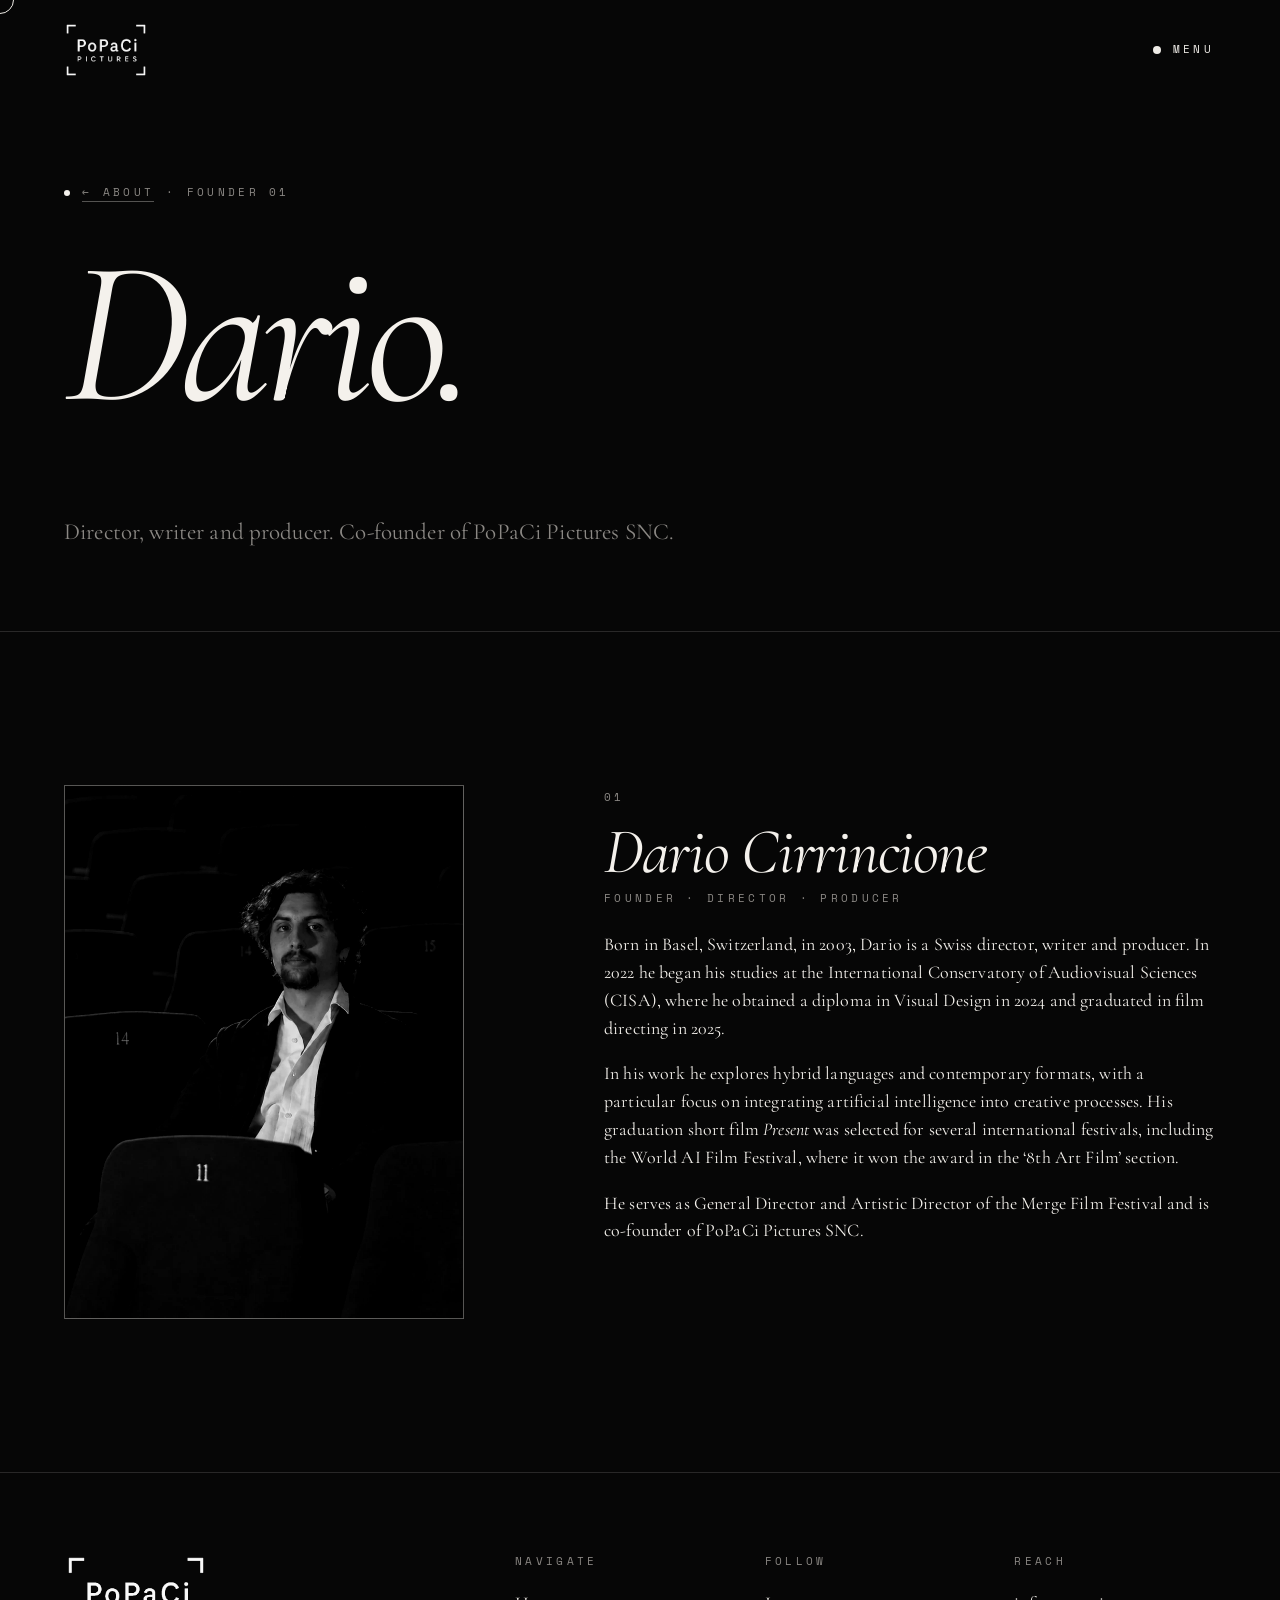
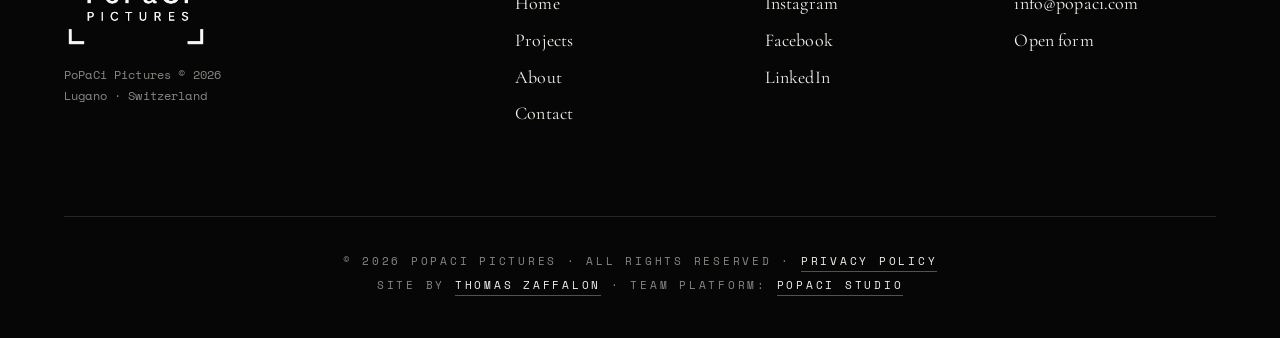
<file: dario.html>
<!DOCTYPE html>
<html lang="en">
<head>
<meta charset="UTF-8" />
<meta name="viewport" content="width=device-width, initial-scale=1.0" />
<title>Dario Cirrincione — PoPaCi Pictures</title>
<link rel="preconnect" href="https://fonts.googleapis.com">
<link rel="preconnect" href="https://fonts.gstatic.com" crossorigin>
<link href="https://fonts.googleapis.com/css2?family=Cormorant+Garamond:wght@300;400;500;700&family=Space+Mono:wght@400;700&display=swap" rel="stylesheet">
<meta name="description" content="Dario Cirrincione, director, writer and producer. Co-founder of PoPaCi Pictures, based in Lugano, Switzerland." />
<link rel="canonical" href="https://popaci.com/dario.html" />
<meta property="og:type" content="website" />
<meta property="og:site_name" content="PoPaCi Pictures" />
<meta property="og:title" content="Dario Cirrincione — PoPaCi Pictures" />
<meta property="og:description" content="Dario Cirrincione, director, writer and producer. Co-founder of PoPaCi Pictures, based in Lugano, Switzerland." />
<meta property="og:url" content="https://popaci.com/dario.html" />
<meta property="og:image" content="https://popaci.com/img/dario-cirrincione-1.webp" />
<meta property="og:image:width" content="1537" />
<meta property="og:image:height" content="1023" />
<meta name="twitter:card" content="summary_large_image" />
<meta name="twitter:title" content="Dario Cirrincione — PoPaCi Pictures" />
<meta name="twitter:description" content="Dario Cirrincione, director, writer and producer. Co-founder of PoPaCi Pictures, based in Lugano, Switzerland." />
<meta name="twitter:image" content="https://popaci.com/img/dario-cirrincione-1.webp" />
<link rel="stylesheet" href="css/style.css" />
<link rel="icon" type="image/x-icon" href="img/favicons/favicon.ico">
<link rel="icon" type="image/png" sizes="16x16" href="img/favicons/favicon-16x16.png">
<link rel="icon" type="image/png" sizes="32x32" href="img/favicons/favicon-32x32.png">
<link rel="icon" type="image/png" sizes="48x48" href="img/favicons/favicon-48x48.png">
<link rel="apple-touch-icon" sizes="180x180" href="img/favicons/apple-touch-icon.png">
<link rel="icon" type="image/png" sizes="192x192" href="img/favicons/android-chrome-192x192.png">
<link rel="icon" type="image/png" sizes="512x512" href="img/favicons/android-chrome-512x512.png">
<script type="application/ld+json">
{
  "@context": "https://schema.org",
  "@graph": [
    {
      "@type": "Person",
      "@id": "https://popaci.com/dario.html#person",
      "name": "Dario Cirrincione",
      "givenName": "Dario",
      "familyName": "Cirrincione",
      "url": "https://popaci.com/dario.html",
      "image": "https://popaci.com/img/dario-cirrincione-1.webp",
      "jobTitle": "Director, Writer, Producer",
      "birthPlace": {
        "@type": "Place",
        "name": "Basel, Switzerland"
      },
      "nationality": {
        "@type": "Country",
        "name": "Switzerland"
      },
      "alumniOf": {
        "@type": "EducationalOrganization",
        "name": "International Conservatory of Audiovisual Sciences (CISA)",
        "address": "Locarno, Switzerland"
      },
      "worksFor": {
        "@id": "https://popaci.com/#organization"
      }
    },
    {
      "@type": "Organization",
      "@id": "https://popaci.com/#organization",
      "name": "PoPaCi Pictures",
      "alternateName": "PoPaCi Pictures SNC",
      "url": "https://popaci.com",
      "logo": "https://popaci.com/img/logo_popaci_nero.jpg",
      "image": "https://popaci.com/img/logo_popaci_nero.jpg",
      "foundingDate": "2026-01-28",
      "foundingLocation": {
        "@type": "Place",
        "name": "Lugano, Switzerland"
      },
      "address": {
        "@type": "PostalAddress",
        "addressLocality": "Lugano",
        "addressRegion": "Ticino",
        "addressCountry": "CH"
      },
      "email": "info@popaci.com",
      "founder": [
        {
          "@type": "Person",
          "name": "Dario Cirrincione",
          "url": "https://popaci.com/dario.html"
        },
        {
          "@type": "Person",
          "name": "Francesco Poloni",
          "url": "https://popaci.com/francesco.html"
        }
      ],
      "sameAs": [
        "https://www.instagram.com/popaci_pictures",
        "https://www.facebook.com/profile.php?id=61589627325579",
        "https://linkedin.com/company/popaci"
      ],
      "description": "PoPaCi Pictures is an audiovisual production company based in Ticino, founded on 28 January 2026, specialising in the development and production of short and feature-length films."
    }
  ]
}
</script>
</head>
<body data-page="about">

<div class="grain" aria-hidden="true"></div>
<div class="cursor" aria-hidden="true"><span></span></div>

<header class="site-header">
  <a href="index.html" class="brand">
    <img src="img/logo_popaci_nero_cropped.png" alt="PoPaCi Pictures" class="brand-logo">
  </a>
  <button class="menu-toggle" aria-expanded="false" aria-controls="nav-overlay">
    <span class="mt-dot" aria-hidden="true"></span>
    <span class="mt-text">Menu</span>
  </button>
</header>

<nav id="nav-overlay" class="nav-overlay" aria-hidden="true">
  <a class="strip" href="index.html"><span class="strip-bg"></span><span class="strip-num">01</span><span class="strip-title">Home</span><span class="strip-sub">Where the reel begins</span></a>
  <a class="strip" href="projects.html"><span class="strip-bg"></span><span class="strip-num">02</span><span class="strip-title">Projects</span><span class="strip-sub">Stories in motion</span></a>
  <a class="strip current" href="about.html"><span class="strip-bg"></span><span class="strip-num">03</span><span class="strip-title">About</span><span class="strip-sub">Faces behind the lens</span></a>
  <a class="strip" href="contact.html"><span class="strip-bg"></span><span class="strip-num">04</span><span class="strip-title">Contact</span><span class="strip-sub">Step into the frame</span></a>
</nav>

<section class="page-hero">
  <p class="kicker"><span class="dot"></span> <a href="about.html" style="border-bottom:1px solid var(--line-2);">&larr; About</a> · Founder 01</p>
  <h1 class="page-title">Dario.</h1>
  <p class="page-lede">Director, writer and producer. Co-founder of PoPaCi Pictures SNC.</p>
</section>

<section class="section">
  <div class="film-detail">
    <div class="founder-portrait" style="aspect-ratio:3/4; max-width:400px;">
      <img src="img/dario-cirrincione-1.webp" alt="Dario Cirrincione" loading="lazy">
    </div>
    <div class="founder-info" style="padding-top:0;">
      <span class="founder-num">01</span>
      <h2 class="founder-name">Dario Cirrincione</h2>
      <p class="founder-role">Founder · Director · Producer</p>
      <div class="film-synopsis" style="margin-top:8px;">
        <p>Born in Basel, Switzerland, in 2003, Dario is a Swiss director, writer and producer. In 2022 he began his studies at the International Conservatory of Audiovisual Sciences (CISA), where he obtained a diploma in Visual Design in 2024 and graduated in film directing in 2025.</p>
        <p>In his work he explores hybrid languages and contemporary formats, with a particular focus on integrating artificial intelligence into creative processes. His graduation short film <em>Present</em> was selected for several international festivals, including the World AI Film Festival, where it won the award in the &lsquo;8th Art Film&rsquo; section.</p>
        <p>He serves as General Director and Artistic Director of the Merge Film Festival and is co-founder of PoPaCi Pictures SNC.</p>
      </div>
    </div>
  </div>
</section>

<footer class="site-footer">
  <div class="footer-grid">
    <div><img src="img/logo_popaci_nero_cropped.png" alt="PoPaCi Pictures" class="footer-logo"><p class="muted">PoPaCi Pictures &copy; <span id="y"></span><br/>Lugano · Switzerland</p></div>
    <div><p class="footer-h">Navigate</p><ul><li><a href="index.html">Home</a></li><li><a href="projects.html">Projects</a></li><li><a href="about.html">About</a></li><li><a href="contact.html">Contact</a></li></ul></div>
    <div><p class="footer-h">Follow</p><ul><li><a href="https://www.instagram.com/popaci_pictures?igsh=M2hsNmV0cGVxNXV3" target="_blank" rel="noopener">Instagram</a></li><li><a href="https://www.facebook.com/profile.php?id=61589627325579" target="_blank" rel="noopener">Facebook</a></li><li><a href="https://linkedin.com/company/popaci" target="_blank" rel="noopener">LinkedIn</a></li></ul></div>
    <div><p class="footer-h">Reach</p><ul><li><a href="mailto:info@popaci.com">info@popaci.com</a></li><li><a href="contact.html">Open form</a></li></ul></div>
  </div>
  <p class="site-credit">&copy; 2026 PoPaCi Pictures &middot; All rights reserved &middot; <a href="privacy.html">Privacy Policy</a><br>Site by <a href="https://www.tommyzaffa.com" target="_blank" rel="noopener">Thomas Zaffalon</a> &middot; Team platform: <a href="https://studio.popaci.com" target="_blank" rel="noopener">PoPaCi Studio</a></p>
</footer>

<script src="js/main.js"></script>
</body>
</html>
</file>
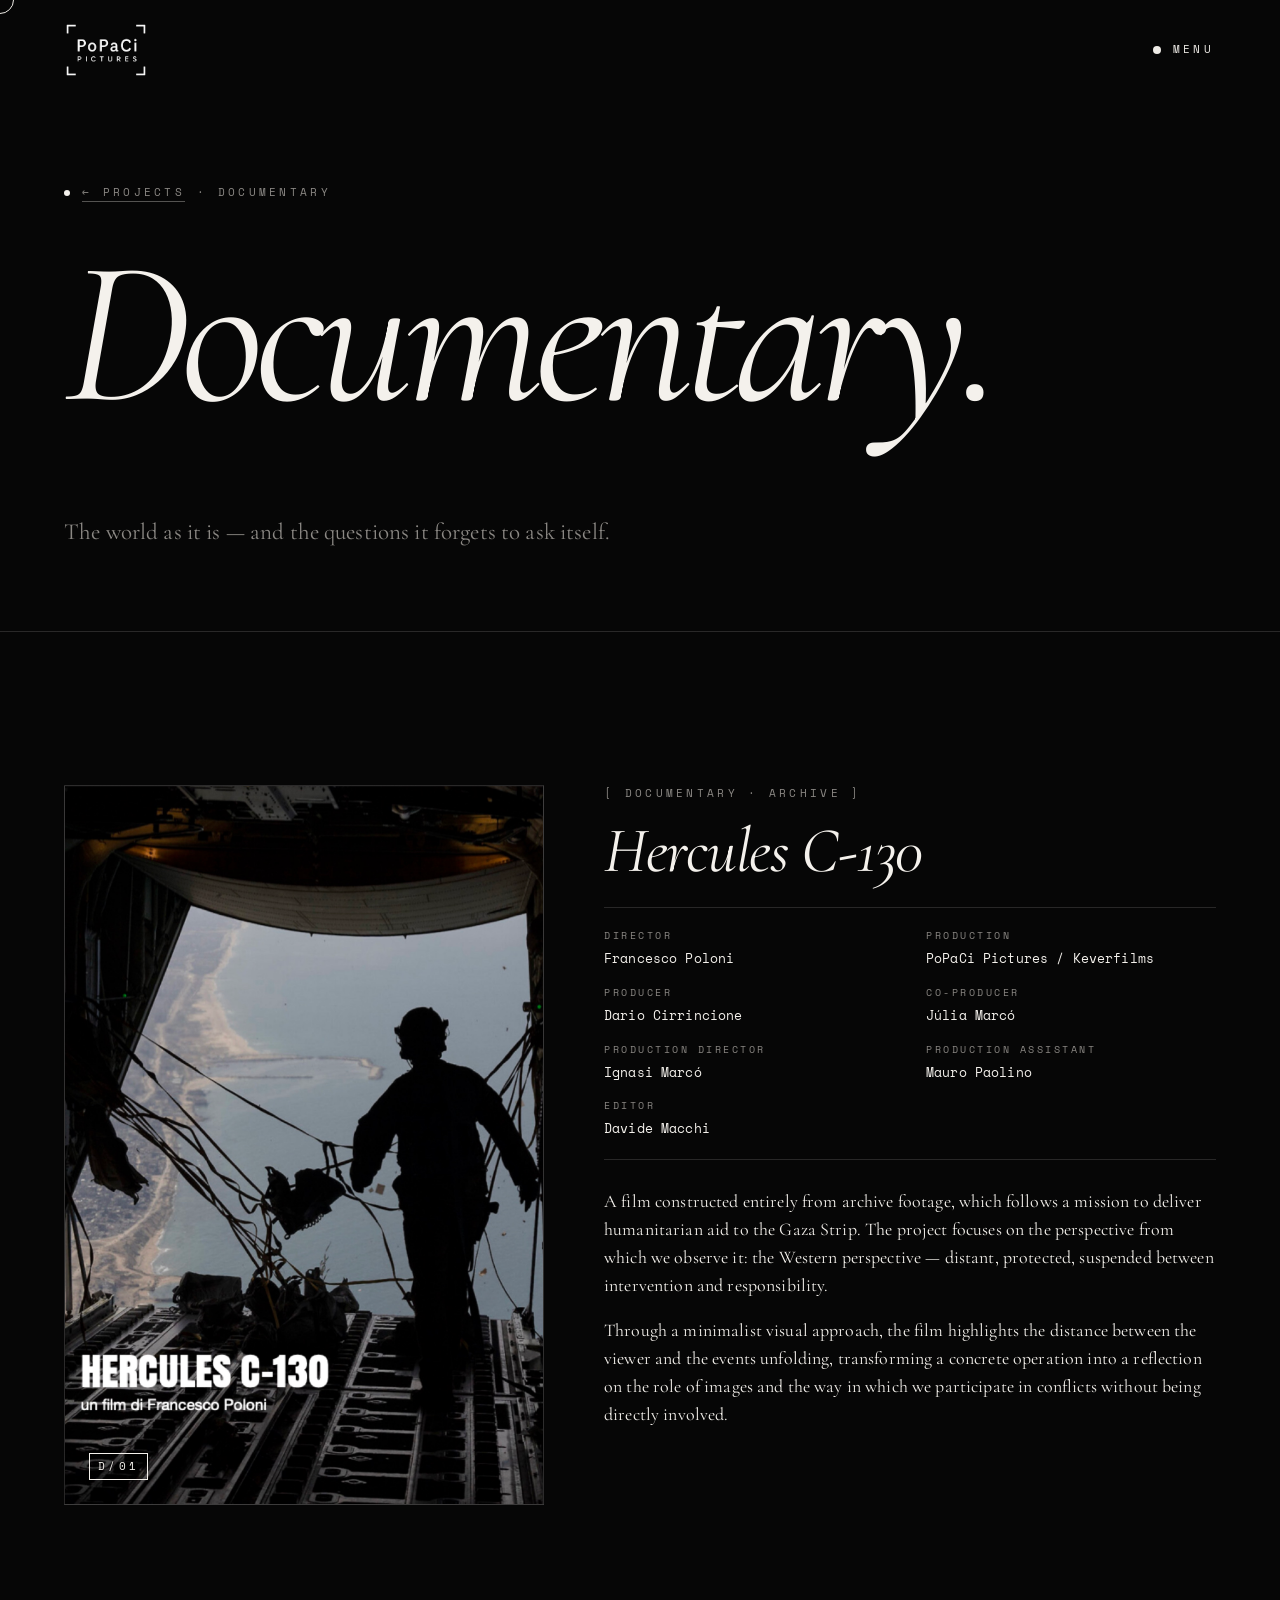
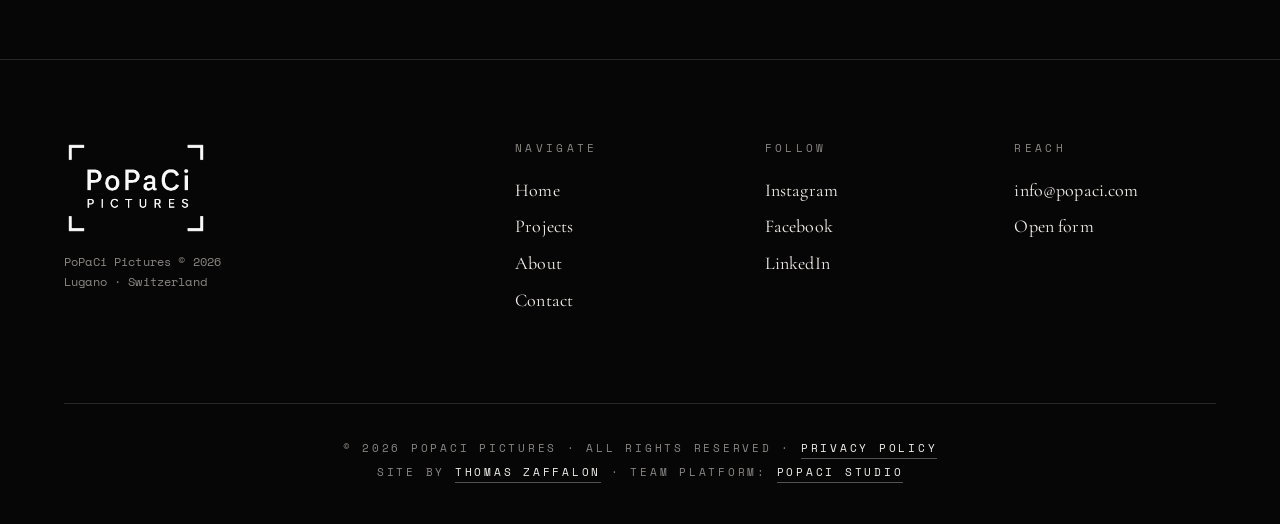
<file: docu.html>
<!DOCTYPE html>
<html lang="en">
<head>
<meta charset="UTF-8" />
<meta name="viewport" content="width=device-width, initial-scale=1.0" />
<title>Documentary — PoPaCi Pictures</title>
<link rel="preconnect" href="https://fonts.googleapis.com">
<link rel="preconnect" href="https://fonts.gstatic.com" crossorigin>
<link href="https://fonts.googleapis.com/css2?family=Cormorant+Garamond:wght@300;400;500;700&family=Space+Mono:wght@400;700&display=swap" rel="stylesheet">
<meta name="description" content="Documentary films by PoPaCi Pictures, including Hercules C-130 — a reconstruction of a humanitarian mission to Gaza from archive footage." />
<link rel="canonical" href="https://popaci.com/docu.html" />
<meta property="og:type" content="website" />
<meta property="og:site_name" content="PoPaCi Pictures" />
<meta property="og:title" content="Documentary — PoPaCi Pictures" />
<meta property="og:description" content="Documentary films by PoPaCi Pictures, including Hercules C-130 — a reconstruction of a humanitarian mission to Gaza from archive footage." />
<meta property="og:url" content="https://popaci.com/docu.html" />
<meta property="og:image" content="https://popaci.com/img/hercules-c-130-poster.jpg" />
<meta property="og:image:width" content="1600" />
<meta property="og:image:height" content="2264" />
<meta name="twitter:card" content="summary_large_image" />
<meta name="twitter:title" content="Documentary — PoPaCi Pictures" />
<meta name="twitter:description" content="Documentary films by PoPaCi Pictures, including Hercules C-130 — a reconstruction of a humanitarian mission to Gaza from archive footage." />
<meta name="twitter:image" content="https://popaci.com/img/hercules-c-130-poster.jpg" />
<link rel="stylesheet" href="css/style.css" />
<link rel="icon" type="image/x-icon" href="img/favicons/favicon.ico">
<link rel="icon" type="image/png" sizes="16x16" href="img/favicons/favicon-16x16.png">
<link rel="icon" type="image/png" sizes="32x32" href="img/favicons/favicon-32x32.png">
<link rel="icon" type="image/png" sizes="48x48" href="img/favicons/favicon-48x48.png">
<link rel="apple-touch-icon" sizes="180x180" href="img/favicons/apple-touch-icon.png">
<link rel="icon" type="image/png" sizes="192x192" href="img/favicons/android-chrome-192x192.png">
<link rel="icon" type="image/png" sizes="512x512" href="img/favicons/android-chrome-512x512.png">
<script type="application/ld+json">
{
  "@context": "https://schema.org",
  "@graph": [
    {
      "@type": "Movie",
      "name": "Hercules C-130",
      "image": "https://popaci.com/img/hercules-c-130-poster.jpg",
      "url": "https://popaci.com/docu.html#hercules-c130",
      "description": "A documentary reconstruction of a humanitarian mission to Gaza, made entirely from archive footage.",
      "director": {
        "@id": "https://popaci.com/francesco.html#person"
      },
      "productionCompany": {
        "@id": "https://popaci.com/#organization"
      }
    },
    {
      "@type": "Person",
      "@id": "https://popaci.com/francesco.html#person",
      "name": "Francesco Poloni",
      "givenName": "Francesco",
      "familyName": "Poloni",
      "url": "https://popaci.com/francesco.html",
      "image": "https://popaci.com/img/francesco-poloni-3.webp",
      "jobTitle": "Director, Writer, Producer",
      "birthDate": "1997",
      "birthPlace": {
        "@type": "Place",
        "name": "Bellinzona, Switzerland"
      },
      "nationality": {
        "@type": "Country",
        "name": "Switzerland"
      },
      "alumniOf": {
        "@type": "EducationalOrganization",
        "name": "International Conservatory of Audiovisual Sciences (CISA)",
        "address": "Locarno, Switzerland"
      },
      "worksFor": {
        "@id": "https://popaci.com/#organization"
      }
    },
    {
      "@type": "Organization",
      "@id": "https://popaci.com/#organization",
      "name": "PoPaCi Pictures",
      "alternateName": "PoPaCi Pictures SNC",
      "url": "https://popaci.com",
      "logo": "https://popaci.com/img/logo_popaci_nero.jpg",
      "image": "https://popaci.com/img/logo_popaci_nero.jpg",
      "foundingDate": "2026-01-28",
      "foundingLocation": {
        "@type": "Place",
        "name": "Lugano, Switzerland"
      },
      "address": {
        "@type": "PostalAddress",
        "addressLocality": "Lugano",
        "addressRegion": "Ticino",
        "addressCountry": "CH"
      },
      "email": "info@popaci.com",
      "founder": [
        {
          "@type": "Person",
          "name": "Dario Cirrincione",
          "url": "https://popaci.com/dario.html"
        },
        {
          "@type": "Person",
          "name": "Francesco Poloni",
          "url": "https://popaci.com/francesco.html"
        }
      ],
      "sameAs": [
        "https://www.instagram.com/popaci_pictures",
        "https://www.facebook.com/profile.php?id=61589627325579",
        "https://linkedin.com/company/popaci"
      ],
      "description": "PoPaCi Pictures is an audiovisual production company based in Ticino, founded on 28 January 2026, specialising in the development and production of short and feature-length films."
    }
  ]
}
</script>
</head>
<body data-page="docu">

<div class="grain" aria-hidden="true"></div>
<div class="cursor" aria-hidden="true"><span></span></div>

<header class="site-header">
  <a href="index.html" class="brand">
    <img src="img/logo_popaci_nero_cropped.png" alt="PoPaCi Pictures" class="brand-logo">
  </a>
  <button class="menu-toggle" aria-expanded="false" aria-controls="nav-overlay">
    <span class="mt-dot" aria-hidden="true"></span>
    <span class="mt-text">Menu</span>
  </button>
</header>

<nav id="nav-overlay" class="nav-overlay" aria-hidden="true">
  <a class="strip" href="index.html"><span class="strip-bg"></span><span class="strip-num">01</span><span class="strip-title">Home</span><span class="strip-sub">Where the reel begins</span></a>
  <a class="strip current" href="projects.html"><span class="strip-bg"></span><span class="strip-num">02</span><span class="strip-title">Projects</span><span class="strip-sub">Stories in motion</span></a>
  <a class="strip" href="about.html"><span class="strip-bg"></span><span class="strip-num">03</span><span class="strip-title">About</span><span class="strip-sub">Faces behind the lens</span></a>
  <a class="strip" href="contact.html"><span class="strip-bg"></span><span class="strip-num">04</span><span class="strip-title">Contact</span><span class="strip-sub">Step into the frame</span></a>
</nav>

<section class="page-hero">
  <p class="kicker"><span class="dot"></span> <a href="projects.html" style="border-bottom:1px solid var(--line-2);">&larr; Projects</a> · Documentary</p>
  <h1 class="page-title">Documentary.</h1>
  <p class="page-lede">The world as it is — and the questions it forgets to ask itself.</p>
</section>

<section id="hercules-c130" class="section">
  <div class="film-detail">
    <div class="film-poster"><img src="img/hercules-c-130-poster.jpg" alt="Hercules C-130 poster" loading="eager" decoding="async"><span class="poster-num">D/01</span></div>
    <div class="film-info">
      <p class="section-tag">[ Documentary · Archive ]</p>
      <h2 class="film-title">Hercules C-130</h2>

      <dl class="film-credits">
        <div><dt>Director</dt><dd>Francesco Poloni</dd></div>
        <div><dt>Production</dt><dd>PoPaCi Pictures / Keverfilms</dd></div>
        <div><dt>Producer</dt><dd>Dario Cirrincione</dd></div>
        <div><dt>Co-Producer</dt><dd>Júlia Marcó</dd></div>
        <div><dt>Production Director</dt><dd>Ignasi Marcó</dd></div>
        <div><dt>Production Assistant</dt><dd>Mauro Paolino</dd></div>
        <div><dt>Editor</dt><dd>Davide Macchi</dd></div>
      </dl>

      <div class="film-synopsis">
        <p>A film constructed entirely from archive footage, which follows a mission to deliver humanitarian aid to the Gaza Strip. The project focuses on the perspective from which we observe it: the Western perspective — distant, protected, suspended between intervention and responsibility.</p>
        <p>Through a minimalist visual approach, the film highlights the distance between the viewer and the events unfolding, transforming a concrete operation into a reflection on the role of images and the way in which we participate in conflicts without being directly involved.</p>
      </div>
    </div>
  </div>
</section>

<footer class="site-footer">
  <div class="footer-grid">
    <div><img src="img/logo_popaci_nero_cropped.png" alt="PoPaCi Pictures" class="footer-logo"><p class="muted">PoPaCi Pictures &copy; <span id="y"></span><br/>Lugano · Switzerland</p></div>
    <div><p class="footer-h">Navigate</p><ul><li><a href="index.html">Home</a></li><li><a href="projects.html">Projects</a></li><li><a href="about.html">About</a></li><li><a href="contact.html">Contact</a></li></ul></div>
    <div><p class="footer-h">Follow</p><ul><li><a href="https://www.instagram.com/popaci_pictures?igsh=M2hsNmV0cGVxNXV3" target="_blank" rel="noopener">Instagram</a></li><li><a href="https://www.facebook.com/profile.php?id=61589627325579" target="_blank" rel="noopener">Facebook</a></li><li><a href="https://linkedin.com/company/popaci" target="_blank" rel="noopener">LinkedIn</a></li></ul></div>
    <div><p class="footer-h">Reach</p><ul><li><a href="mailto:info@popaci.com">info@popaci.com</a></li><li><a href="contact.html">Open form</a></li></ul></div>
  </div>
  <p class="site-credit">&copy; 2026 PoPaCi Pictures &middot; All rights reserved &middot; <a href="privacy.html">Privacy Policy</a><br>Site by <a href="https://www.tommyzaffa.com" target="_blank" rel="noopener">Thomas Zaffalon</a> &middot; Team platform: <a href="https://studio.popaci.com" target="_blank" rel="noopener">PoPaCi Studio</a></p>
</footer>

<script src="js/main.js"></script>
</body>
</html>
</file>
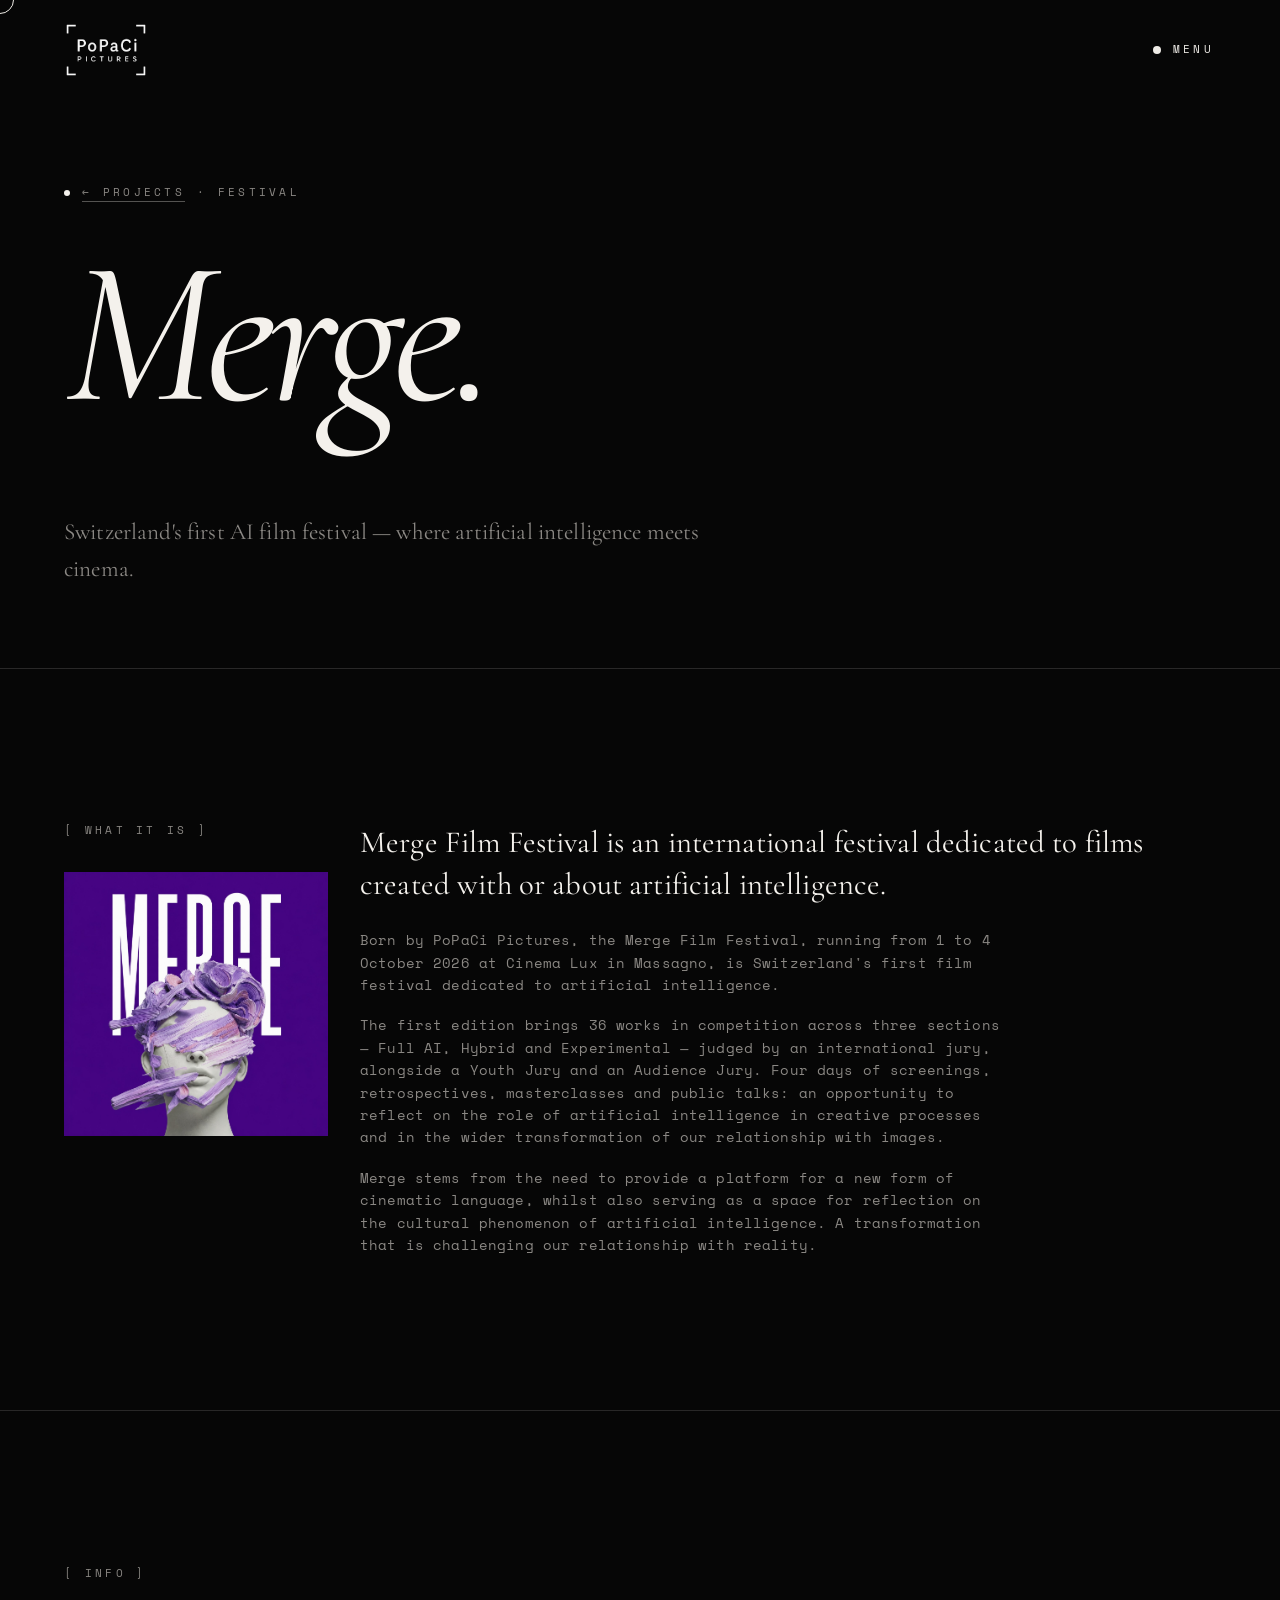
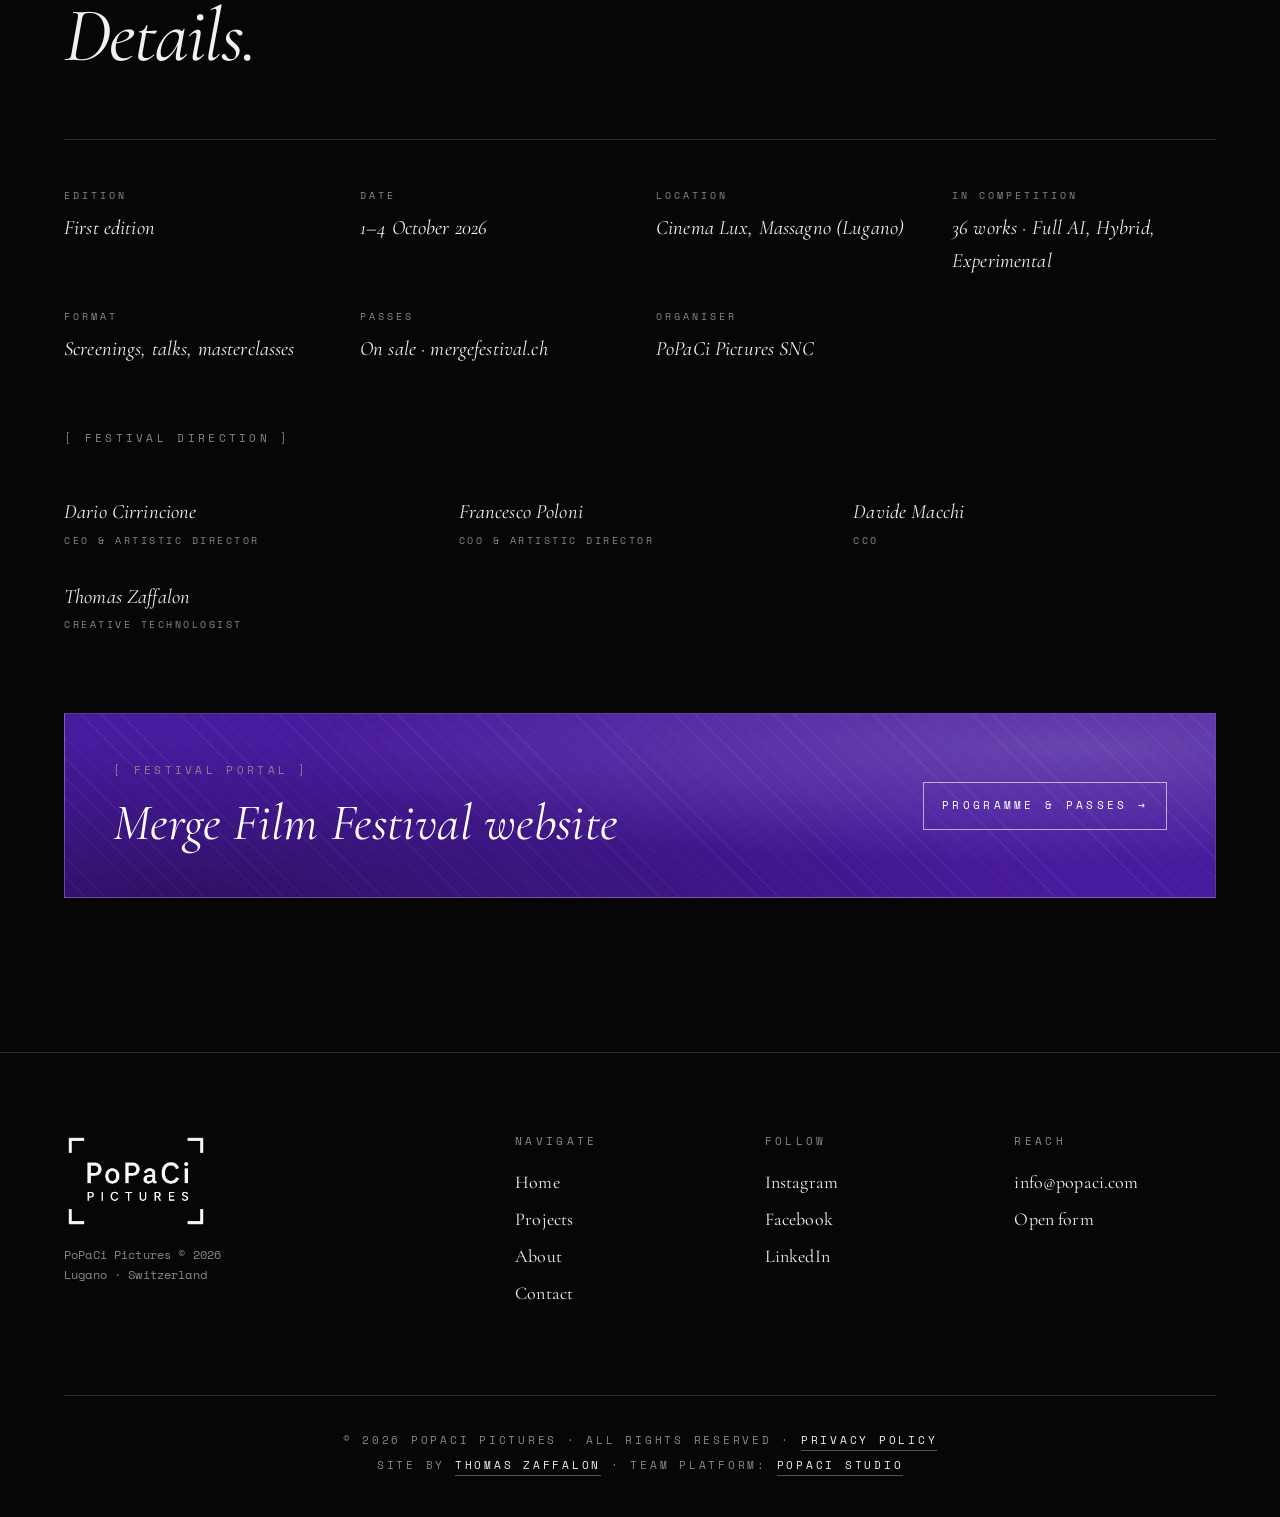
<file: festival.html>
<!DOCTYPE html>
<html lang="en">
<head>
<meta charset="UTF-8" />
<meta name="viewport" content="width=device-width, initial-scale=1.0" />
<title>Merge Film Festival — PoPaCi Pictures</title>
<link rel="preconnect" href="https://fonts.googleapis.com">
<link rel="preconnect" href="https://fonts.gstatic.com" crossorigin>
<link href="https://fonts.googleapis.com/css2?family=Cormorant+Garamond:wght@300;400;500;700&family=Space+Mono:wght@400;700&display=swap" rel="stylesheet">
<meta name="description" content="Merge Film Festival — Switzerland's first AI film festival, organised by PoPaCi Pictures." />
<link rel="canonical" href="https://popaci.com/festival.html" />
<meta property="og:type" content="website" />
<meta property="og:site_name" content="PoPaCi Pictures" />
<meta property="og:title" content="Merge Film Festival — PoPaCi Pictures" />
<meta property="og:description" content="Merge Film Festival — Switzerland's first AI film festival, organised by PoPaCi Pictures." />
<meta property="og:url" content="https://popaci.com/festival.html" />
<meta property="og:image" content="https://popaci.com/img/merge-film-festival.jpg" />
<meta property="og:image:width" content="1712" />
<meta property="og:image:height" content="1712" />
<meta name="twitter:card" content="summary_large_image" />
<meta name="twitter:title" content="Merge Film Festival — PoPaCi Pictures" />
<meta name="twitter:description" content="Merge Film Festival — Switzerland's first AI film festival, organised by PoPaCi Pictures." />
<meta name="twitter:image" content="https://popaci.com/img/merge-film-festival.jpg" />
<link rel="stylesheet" href="css/style.css" />
<link rel="icon" type="image/x-icon" href="img/favicons/favicon.ico">
<link rel="icon" type="image/png" sizes="16x16" href="img/favicons/favicon-16x16.png">
<link rel="icon" type="image/png" sizes="32x32" href="img/favicons/favicon-32x32.png">
<link rel="icon" type="image/png" sizes="48x48" href="img/favicons/favicon-48x48.png">
<link rel="apple-touch-icon" sizes="180x180" href="img/favicons/apple-touch-icon.png">
<link rel="icon" type="image/png" sizes="192x192" href="img/favicons/android-chrome-192x192.png">
<link rel="icon" type="image/png" sizes="512x512" href="img/favicons/android-chrome-512x512.png">
<script type="application/ld+json">
{
  "@context": "https://schema.org",
  "@graph": [
    {
      "@type": "Festival",
      "name": "Merge Film Festival",
      "image": "https://popaci.com/img/merge-film-festival.jpg",
      "url": "https://popaci.com/festival.html",
      "description": "Switzerland's first film festival dedicated to artificial intelligence, organised by PoPaCi Pictures.",
      "organizer": {
        "@id": "https://popaci.com/#organization"
      },
      "location": {
        "@type": "Place",
        "address": {
          "@type": "PostalAddress",
          "addressLocality": "Lugano",
          "addressCountry": "CH"
        }
      }
    },
    {
      "@type": "Organization",
      "@id": "https://popaci.com/#organization",
      "name": "PoPaCi Pictures",
      "alternateName": "PoPaCi Pictures SNC",
      "url": "https://popaci.com",
      "logo": "https://popaci.com/img/logo_popaci_nero.jpg",
      "image": "https://popaci.com/img/logo_popaci_nero.jpg",
      "foundingDate": "2026-01-28",
      "foundingLocation": {
        "@type": "Place",
        "name": "Lugano, Switzerland"
      },
      "address": {
        "@type": "PostalAddress",
        "addressLocality": "Lugano",
        "addressRegion": "Ticino",
        "addressCountry": "CH"
      },
      "email": "info@popaci.com",
      "founder": [
        {
          "@type": "Person",
          "name": "Dario Cirrincione",
          "url": "https://popaci.com/dario.html"
        },
        {
          "@type": "Person",
          "name": "Francesco Poloni",
          "url": "https://popaci.com/francesco.html"
        }
      ],
      "sameAs": [
        "https://www.instagram.com/popaci_pictures",
        "https://www.facebook.com/profile.php?id=61589627325579",
        "https://linkedin.com/company/popaci"
      ],
      "description": "PoPaCi Pictures is an audiovisual production company based in Ticino, founded on 28 January 2026, specialising in the development and production of short and feature-length films."
    }
  ]
}
</script>
</head>
<body data-page="projects">

<div class="grain" aria-hidden="true"></div>
<div class="cursor" aria-hidden="true"><span></span></div>

<header class="site-header">
  <a href="index.html" class="brand">
    <img src="img/logo_popaci_nero_cropped.png" alt="PoPaCi Pictures" class="brand-logo">
  </a>
  <button class="menu-toggle" aria-expanded="false" aria-controls="nav-overlay">
    <span class="mt-dot" aria-hidden="true"></span>
    <span class="mt-text">Menu</span>
  </button>
</header>

<nav id="nav-overlay" class="nav-overlay" aria-hidden="true">
  <a class="strip" href="index.html"><span class="strip-bg"></span><span class="strip-num">01</span><span class="strip-title">Home</span><span class="strip-sub">Where the reel begins</span></a>
  <a class="strip current" href="projects.html"><span class="strip-bg"></span><span class="strip-num">02</span><span class="strip-title">Projects</span><span class="strip-sub">Stories in motion</span></a>
  <a class="strip" href="about.html"><span class="strip-bg"></span><span class="strip-num">03</span><span class="strip-title">About</span><span class="strip-sub">Faces behind the lens</span></a>
  <a class="strip" href="contact.html"><span class="strip-bg"></span><span class="strip-num">04</span><span class="strip-title">Contact</span><span class="strip-sub">Step into the frame</span></a>
</nav>

<!-- HERO -->
<section class="page-hero">
  <p class="kicker"><span class="dot"></span> <a href="projects.html" style="border-bottom:1px solid var(--line-2);">&larr; Projects</a> · Festival</p>
  <h1 class="page-title">Merge.</h1>
  <p class="page-lede">Switzerland's first AI film festival — where artificial intelligence meets cinema.</p>
</section>

<!-- ABOUT THE FESTIVAL -->
<section class="section about-blurb">
  <div class="grid-12 festival-about-grid">
    <div class="col-3 festival-about-side">
      <p class="section-tag">[ What it is ]</p>
      <figure class="festival-mff-image">
        <img src="img/merge-film-festival.jpg" alt="Merge Film Festival visual identity" />
      </figure>
    </div>
    <div class="col-9 about-blurb-text">
      <p class="lead">
        Merge Film Festival is an international festival dedicated to films created with or about artificial intelligence.
      </p>
      <p>
        Born by PoPaCi Pictures, the Merge Film Festival, running from 1 to 4 October 2026 at Cinema Lux in Massagno, is Switzerland's first film festival dedicated to artificial intelligence.
      </p>
      <p style="margin-top:18px;">
        The first edition brings 36 works in competition across three sections — Full AI, Hybrid and Experimental — judged by an international jury, alongside a Youth Jury and an Audience Jury. Four days of screenings, retrospectives, masterclasses and public talks: an opportunity to reflect on the role of artificial intelligence in creative processes and in the wider transformation of our relationship with images.
      </p>
      <p style="margin-top:18px;">
        Merge stems from the need to provide a platform for a new form of cinematic language, whilst also serving as a space for reflection on the cultural phenomenon of artificial intelligence. A transformation that is challenging our relationship with reality.
      </p>
    </div>
  </div>
</section>

<!-- FESTIVAL INFO -->
<section class="section">
  <div class="section-head">
    <p class="section-tag">[ Info ]</p>
    <h2 class="section-title">Details.</h2>
  </div>

  <div class="festival-info-grid">
    <div class="festival-info-item">
      <span class="festival-info-label">Edition</span>
      <span class="festival-info-value">First edition</span>
    </div>
    <div class="festival-info-item">
      <span class="festival-info-label">Date</span>
      <span class="festival-info-value">1–4 October 2026</span>
    </div>
    <div class="festival-info-item">
      <span class="festival-info-label">Location</span>
      <span class="festival-info-value">Cinema Lux, Massagno (Lugano)</span>
    </div>
    <div class="festival-info-item">
      <span class="festival-info-label">In competition</span>
      <span class="festival-info-value">36 works · Full AI, Hybrid, Experimental</span>
    </div>
    <div class="festival-info-item">
      <span class="festival-info-label">Format</span>
      <span class="festival-info-value">Screenings, talks, masterclasses</span>
    </div>
    <div class="festival-info-item">
      <span class="festival-info-label">Passes</span>
      <span class="festival-info-value">On sale · mergefestival.ch</span>
    </div>
    <div class="festival-info-item">
      <span class="festival-info-label">Organiser</span>
      <span class="festival-info-value">PoPaCi Pictures SNC</span>
    </div>
  </div>

  <!-- DIRECTORS -->
  <div style="margin-top:64px;">
    <p class="section-tag" style="display:block; margin-bottom:32px;">[ Festival direction ]</p>
    <div class="festival-directors">
      <div class="festival-director">
        <span class="festival-director-name">Dario Cirrincione</span>
        <span class="festival-director-role">CEO &amp; Artistic Director</span>
      </div>
      <div class="festival-director">
        <span class="festival-director-name">Francesco Poloni</span>
        <span class="festival-director-role">COO &amp; Artistic Director</span>
      </div>
      <div class="festival-director">
        <span class="festival-director-name">Davide Macchi</span>
        <span class="festival-director-role">CCO</span>
      </div>
      <div class="festival-director">
        <span class="festival-director-name">Thomas Zaffalon</span>
        <span class="festival-director-role">Creative Technologist</span>
      </div>
    </div>
  </div>

  <!-- FESTIVAL PORTAL -->
  <a class="festival-portal" href="https://www.mergefestival.ch" target="_blank" rel="noopener" aria-label="Visit the Merge Film Festival website">
    <div>
      <p class="section-tag">[ Festival portal ]</p>
      <p class="festival-portal-title">Merge Film Festival website</p>
    </div>
    <span class="festival-portal-status">Programme &amp; passes &rarr;</span>
  </a>

</section>

<footer class="site-footer">
  <div class="footer-grid">
    <div><img src="img/logo_popaci_nero_cropped.png" alt="PoPaCi Pictures" class="footer-logo"><p class="muted">PoPaCi Pictures &copy; <span id="y"></span><br/>Lugano · Switzerland</p></div>
    <div><p class="footer-h">Navigate</p><ul><li><a href="index.html">Home</a></li><li><a href="projects.html">Projects</a></li><li><a href="about.html">About</a></li><li><a href="contact.html">Contact</a></li></ul></div>
    <div><p class="footer-h">Follow</p><ul><li><a href="https://www.instagram.com/popaci_pictures?igsh=M2hsNmV0cGVxNXV3" target="_blank" rel="noopener">Instagram</a></li><li><a href="https://www.facebook.com/profile.php?id=61589627325579" target="_blank" rel="noopener">Facebook</a></li><li><a href="https://linkedin.com/company/popaci" target="_blank" rel="noopener">LinkedIn</a></li></ul></div>
    <div><p class="footer-h">Reach</p><ul><li><a href="mailto:info@popaci.com">info@popaci.com</a></li><li><a href="contact.html">Open form</a></li></ul></div>
  </div>
  <p class="site-credit">&copy; 2026 PoPaCi Pictures &middot; All rights reserved &middot; <a href="privacy.html">Privacy Policy</a><br>Site by <a href="https://www.tommyzaffa.com" target="_blank" rel="noopener">Thomas Zaffalon</a> &middot; Team platform: <a href="https://studio.popaci.com" target="_blank" rel="noopener">PoPaCi Studio</a></p>
</footer>

<script src="js/main.js"></script>
</body>
</html>
</file>
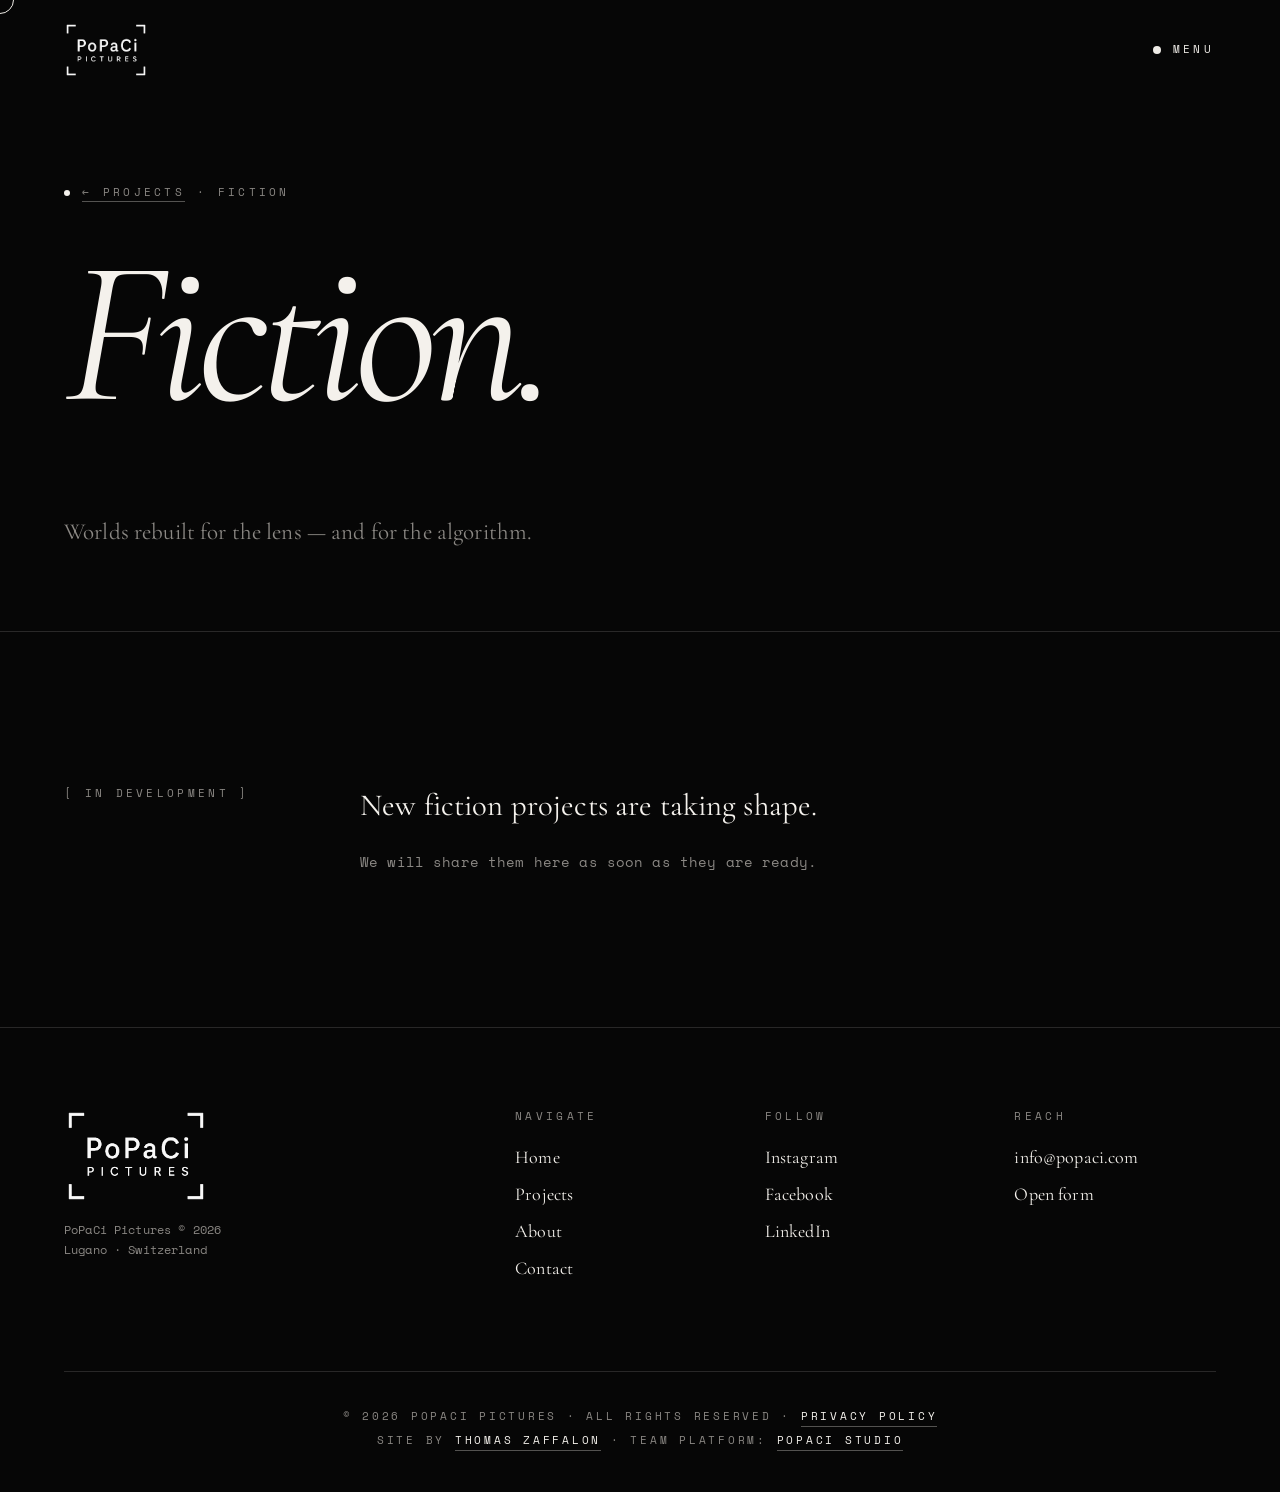
<file: fiction.html>
<!DOCTYPE html>
<html lang="en">
<head>
<meta charset="UTF-8" />
<meta name="viewport" content="width=device-width, initial-scale=1.0" />
<title>Fiction — PoPaCi Pictures</title>
<link rel="preconnect" href="https://fonts.googleapis.com">
<link rel="preconnect" href="https://fonts.gstatic.com" crossorigin>
<link href="https://fonts.googleapis.com/css2?family=Cormorant+Garamond:wght@300;400;500;700&family=Space+Mono:wght@400;700&display=swap" rel="stylesheet">
<meta name="description" content="Fiction by PoPaCi Pictures — new projects in development." />
<link rel="canonical" href="https://popaci.com/fiction.html" />
<meta property="og:type" content="website" />
<meta property="og:site_name" content="PoPaCi Pictures" />
<meta property="og:title" content="Fiction — PoPaCi Pictures" />
<meta property="og:description" content="Fiction by PoPaCi Pictures — new projects in development." />
<meta property="og:url" content="https://popaci.com/fiction.html" />
<meta property="og:image" content="https://popaci.com/img/logo_popaci_nero.jpg" />
<meta property="og:image:width" content="1536" />
<meta property="og:image:height" content="1024" />
<meta name="twitter:card" content="summary_large_image" />
<meta name="twitter:title" content="Fiction — PoPaCi Pictures" />
<meta name="twitter:description" content="Fiction by PoPaCi Pictures — new projects in development." />
<meta name="twitter:image" content="https://popaci.com/img/logo_popaci_nero.jpg" />
<link rel="stylesheet" href="css/style.css" />
<link rel="icon" type="image/x-icon" href="img/favicons/favicon.ico">
<link rel="icon" type="image/png" sizes="16x16" href="img/favicons/favicon-16x16.png">
<link rel="icon" type="image/png" sizes="32x32" href="img/favicons/favicon-32x32.png">
<link rel="icon" type="image/png" sizes="48x48" href="img/favicons/favicon-48x48.png">
<link rel="apple-touch-icon" sizes="180x180" href="img/favicons/apple-touch-icon.png">
<link rel="icon" type="image/png" sizes="192x192" href="img/favicons/android-chrome-192x192.png">
<link rel="icon" type="image/png" sizes="512x512" href="img/favicons/android-chrome-512x512.png">
<script type="application/ld+json">
{
  "@context": "https://schema.org",
  "@graph": [
    {
      "@type": "Organization",
      "@id": "https://popaci.com/#organization",
      "name": "PoPaCi Pictures",
      "alternateName": "PoPaCi Pictures SNC",
      "url": "https://popaci.com",
      "logo": "https://popaci.com/img/logo_popaci_nero.jpg",
      "image": "https://popaci.com/img/logo_popaci_nero.jpg",
      "foundingDate": "2026-01-28",
      "foundingLocation": {
        "@type": "Place",
        "name": "Lugano, Switzerland"
      },
      "address": {
        "@type": "PostalAddress",
        "addressLocality": "Lugano",
        "addressRegion": "Ticino",
        "addressCountry": "CH"
      },
      "email": "info@popaci.com",
      "founder": [
        {
          "@type": "Person",
          "name": "Dario Cirrincione",
          "url": "https://popaci.com/dario.html"
        },
        {
          "@type": "Person",
          "name": "Francesco Poloni",
          "url": "https://popaci.com/francesco.html"
        }
      ],
      "sameAs": [
        "https://www.instagram.com/popaci_pictures",
        "https://www.facebook.com/profile.php?id=61589627325579",
        "https://linkedin.com/company/popaci"
      ],
      "description": "PoPaCi Pictures is an audiovisual production company based in Ticino, founded on 28 January 2026, specialising in the development and production of short and feature-length films."
    }
  ]
}
</script>
</head>
<body data-page="fiction">

<div class="grain" aria-hidden="true"></div>
<div class="cursor" aria-hidden="true"><span></span></div>

<header class="site-header">
  <a href="index.html" class="brand">
    <img src="img/logo_popaci_nero_cropped.png" alt="PoPaCi Pictures" class="brand-logo">
  </a>
  <button class="menu-toggle" aria-expanded="false" aria-controls="nav-overlay">
    <span class="mt-dot" aria-hidden="true"></span>
    <span class="mt-text">Menu</span>
  </button>
</header>

<nav id="nav-overlay" class="nav-overlay" aria-hidden="true">
  <a class="strip" href="index.html"><span class="strip-bg"></span><span class="strip-num">01</span><span class="strip-title">Home</span><span class="strip-sub">Where the reel begins</span></a>
  <a class="strip current" href="projects.html"><span class="strip-bg"></span><span class="strip-num">02</span><span class="strip-title">Projects</span><span class="strip-sub">Stories in motion</span></a>
  <a class="strip" href="about.html"><span class="strip-bg"></span><span class="strip-num">03</span><span class="strip-title">About</span><span class="strip-sub">Faces behind the lens</span></a>
  <a class="strip" href="contact.html"><span class="strip-bg"></span><span class="strip-num">04</span><span class="strip-title">Contact</span><span class="strip-sub">Step into the frame</span></a>
</nav>

<section class="page-hero">
  <p class="kicker"><span class="dot"></span> <a href="projects.html" style="border-bottom:1px solid var(--line-2);">&larr; Projects</a> · Fiction</p>
  <h1 class="page-title">Fiction.</h1>
  <p class="page-lede">Worlds rebuilt for the lens — and for the algorithm.</p>
</section>

<section class="section about-blurb">
  <div class="grid-12 festival-about-grid">
    <div class="col-3 festival-about-side">
      <p class="section-tag">[ In development ]</p>
    </div>
    <div class="col-9 about-blurb-text">
      <p class="lead">
        New fiction projects are taking shape.
      </p>
      <p>
        We will share them here as soon as they are ready.
      </p>
    </div>
  </div>
</section>

<footer class="site-footer">
  <div class="footer-grid">
    <div><img src="img/logo_popaci_nero_cropped.png" alt="PoPaCi Pictures" class="footer-logo"><p class="muted">PoPaCi Pictures &copy; <span id="y"></span><br/>Lugano · Switzerland</p></div>
    <div><p class="footer-h">Navigate</p><ul><li><a href="index.html">Home</a></li><li><a href="projects.html">Projects</a></li><li><a href="about.html">About</a></li><li><a href="contact.html">Contact</a></li></ul></div>
    <div><p class="footer-h">Follow</p><ul><li><a href="https://www.instagram.com/popaci_pictures?igsh=M2hsNmV0cGVxNXV3" target="_blank" rel="noopener">Instagram</a></li><li><a href="https://www.facebook.com/profile.php?id=61589627325579" target="_blank" rel="noopener">Facebook</a></li><li><a href="https://linkedin.com/company/popaci" target="_blank" rel="noopener">LinkedIn</a></li></ul></div>
    <div><p class="footer-h">Reach</p><ul><li><a href="mailto:info@popaci.com">info@popaci.com</a></li><li><a href="contact.html">Open form</a></li></ul></div>
  </div>
  <p class="site-credit">&copy; 2026 PoPaCi Pictures &middot; All rights reserved &middot; <a href="privacy.html">Privacy Policy</a><br>Site by <a href="https://www.tommyzaffa.com" target="_blank" rel="noopener">Thomas Zaffalon</a> &middot; Team platform: <a href="https://studio.popaci.com" target="_blank" rel="noopener">PoPaCi Studio</a></p>
</footer>

<script src="js/main.js"></script>
</body>
</html>
</file>
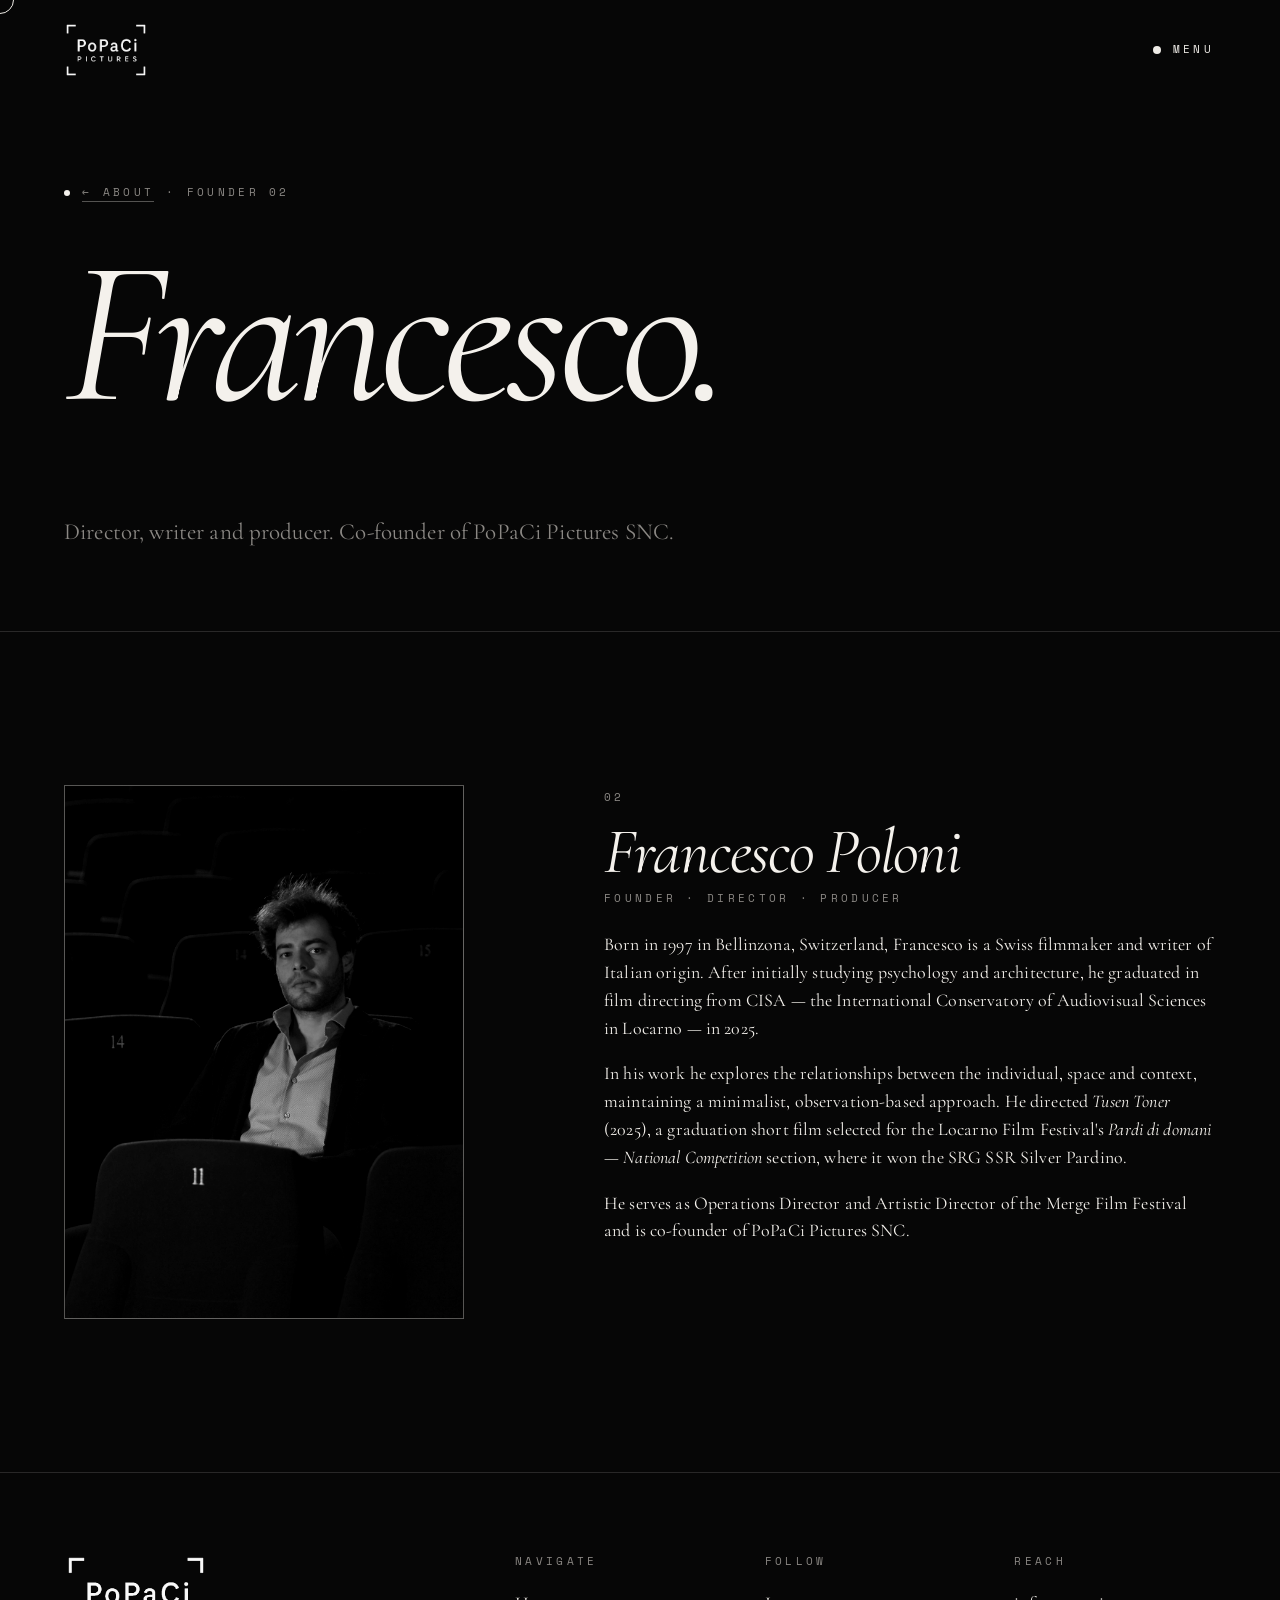
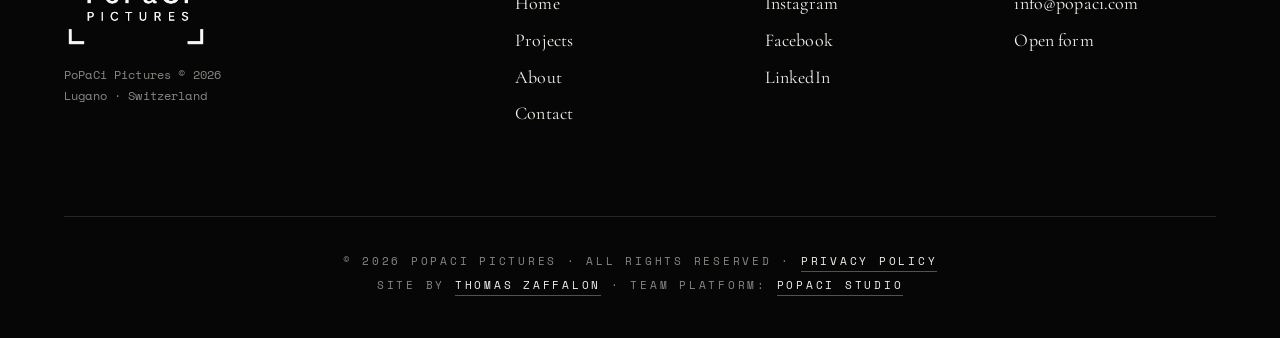
<file: francesco.html>
<!DOCTYPE html>
<html lang="en">
<head>
<meta charset="UTF-8" />
<meta name="viewport" content="width=device-width, initial-scale=1.0" />
<title>Francesco Poloni — PoPaCi Pictures</title>
<link rel="preconnect" href="https://fonts.googleapis.com">
<link rel="preconnect" href="https://fonts.gstatic.com" crossorigin>
<link href="https://fonts.googleapis.com/css2?family=Cormorant+Garamond:wght@300;400;500;700&family=Space+Mono:wght@400;700&display=swap" rel="stylesheet">
<meta name="description" content="Francesco Poloni, director, writer and producer. Co-founder of PoPaCi Pictures, based in Lugano, Switzerland." />
<link rel="canonical" href="https://popaci.com/francesco.html" />
<meta property="og:type" content="website" />
<meta property="og:site_name" content="PoPaCi Pictures" />
<meta property="og:title" content="Francesco Poloni — PoPaCi Pictures" />
<meta property="og:description" content="Francesco Poloni, director, writer and producer. Co-founder of PoPaCi Pictures, based in Lugano, Switzerland." />
<meta property="og:url" content="https://popaci.com/francesco.html" />
<meta property="og:image" content="https://popaci.com/img/francesco-poloni-3.webp" />
<meta property="og:image:width" content="2200" />
<meta property="og:image:height" content="1466" />
<meta name="twitter:card" content="summary_large_image" />
<meta name="twitter:title" content="Francesco Poloni — PoPaCi Pictures" />
<meta name="twitter:description" content="Francesco Poloni, director, writer and producer. Co-founder of PoPaCi Pictures, based in Lugano, Switzerland." />
<meta name="twitter:image" content="https://popaci.com/img/francesco-poloni-3.webp" />
<link rel="stylesheet" href="css/style.css" />
<link rel="icon" type="image/x-icon" href="img/favicons/favicon.ico">
<link rel="icon" type="image/png" sizes="16x16" href="img/favicons/favicon-16x16.png">
<link rel="icon" type="image/png" sizes="32x32" href="img/favicons/favicon-32x32.png">
<link rel="icon" type="image/png" sizes="48x48" href="img/favicons/favicon-48x48.png">
<link rel="apple-touch-icon" sizes="180x180" href="img/favicons/apple-touch-icon.png">
<link rel="icon" type="image/png" sizes="192x192" href="img/favicons/android-chrome-192x192.png">
<link rel="icon" type="image/png" sizes="512x512" href="img/favicons/android-chrome-512x512.png">
<script type="application/ld+json">
{
  "@context": "https://schema.org",
  "@graph": [
    {
      "@type": "Person",
      "@id": "https://popaci.com/francesco.html#person",
      "name": "Francesco Poloni",
      "givenName": "Francesco",
      "familyName": "Poloni",
      "url": "https://popaci.com/francesco.html",
      "image": "https://popaci.com/img/francesco-poloni-3.webp",
      "jobTitle": "Director, Writer, Producer",
      "birthDate": "1997",
      "birthPlace": {
        "@type": "Place",
        "name": "Bellinzona, Switzerland"
      },
      "nationality": {
        "@type": "Country",
        "name": "Switzerland"
      },
      "alumniOf": {
        "@type": "EducationalOrganization",
        "name": "International Conservatory of Audiovisual Sciences (CISA)",
        "address": "Locarno, Switzerland"
      },
      "worksFor": {
        "@id": "https://popaci.com/#organization"
      }
    },
    {
      "@type": "Organization",
      "@id": "https://popaci.com/#organization",
      "name": "PoPaCi Pictures",
      "alternateName": "PoPaCi Pictures SNC",
      "url": "https://popaci.com",
      "logo": "https://popaci.com/img/logo_popaci_nero.jpg",
      "image": "https://popaci.com/img/logo_popaci_nero.jpg",
      "foundingDate": "2026-01-28",
      "foundingLocation": {
        "@type": "Place",
        "name": "Lugano, Switzerland"
      },
      "address": {
        "@type": "PostalAddress",
        "addressLocality": "Lugano",
        "addressRegion": "Ticino",
        "addressCountry": "CH"
      },
      "email": "info@popaci.com",
      "founder": [
        {
          "@type": "Person",
          "name": "Dario Cirrincione",
          "url": "https://popaci.com/dario.html"
        },
        {
          "@type": "Person",
          "name": "Francesco Poloni",
          "url": "https://popaci.com/francesco.html"
        }
      ],
      "sameAs": [
        "https://www.instagram.com/popaci_pictures",
        "https://www.facebook.com/profile.php?id=61589627325579",
        "https://linkedin.com/company/popaci"
      ],
      "description": "PoPaCi Pictures is an audiovisual production company based in Ticino, founded on 28 January 2026, specialising in the development and production of short and feature-length films."
    }
  ]
}
</script>
</head>
<body data-page="about">

<div class="grain" aria-hidden="true"></div>
<div class="cursor" aria-hidden="true"><span></span></div>

<header class="site-header">
  <a href="index.html" class="brand">
    <img src="img/logo_popaci_nero_cropped.png" alt="PoPaCi Pictures" class="brand-logo">
  </a>
  <button class="menu-toggle" aria-expanded="false" aria-controls="nav-overlay">
    <span class="mt-dot" aria-hidden="true"></span>
    <span class="mt-text">Menu</span>
  </button>
</header>

<nav id="nav-overlay" class="nav-overlay" aria-hidden="true">
  <a class="strip" href="index.html"><span class="strip-bg"></span><span class="strip-num">01</span><span class="strip-title">Home</span><span class="strip-sub">Where the reel begins</span></a>
  <a class="strip" href="projects.html"><span class="strip-bg"></span><span class="strip-num">02</span><span class="strip-title">Projects</span><span class="strip-sub">Stories in motion</span></a>
  <a class="strip current" href="about.html"><span class="strip-bg"></span><span class="strip-num">03</span><span class="strip-title">About</span><span class="strip-sub">Faces behind the lens</span></a>
  <a class="strip" href="contact.html"><span class="strip-bg"></span><span class="strip-num">04</span><span class="strip-title">Contact</span><span class="strip-sub">Step into the frame</span></a>
</nav>

<section class="page-hero">
  <p class="kicker"><span class="dot"></span> <a href="about.html" style="border-bottom:1px solid var(--line-2);">&larr; About</a> · Founder 02</p>
  <h1 class="page-title">Francesco.</h1>
  <p class="page-lede">Director, writer and producer. Co-founder of PoPaCi Pictures SNC.</p>
</section>

<section class="section">
  <div class="film-detail">
    <div class="founder-portrait" style="aspect-ratio:3/4; max-width:400px;">
      <img src="img/francesco-poloni-3.webp" alt="Francesco Poloni" loading="lazy">
    </div>
    <div class="founder-info" style="padding-top:0;">
      <span class="founder-num">02</span>
      <h2 class="founder-name">Francesco Poloni</h2>
      <p class="founder-role">Founder · Director · Producer</p>
      <div class="film-synopsis" style="margin-top:8px;">
        <p>Born in 1997 in Bellinzona, Switzerland, Francesco is a Swiss filmmaker and writer of Italian origin. After initially studying psychology and architecture, he graduated in film directing from CISA &mdash; the International Conservatory of Audiovisual Sciences in Locarno &mdash; in 2025.</p>
        <p>In his work he explores the relationships between the individual, space and context, maintaining a minimalist, observation-based approach. He directed <em>Tusen Toner</em> (2025), a graduation short film selected for the Locarno Film Festival's <em>Pardi di domani &mdash; National Competition</em> section, where it won the SRG SSR Silver Pardino.</p>
        <p>He serves as Operations Director and Artistic Director of the Merge Film Festival and is co-founder of PoPaCi Pictures SNC.</p>
      </div>
    </div>
  </div>
</section>

<footer class="site-footer">
  <div class="footer-grid">
    <div><img src="img/logo_popaci_nero_cropped.png" alt="PoPaCi Pictures" class="footer-logo"><p class="muted">PoPaCi Pictures &copy; <span id="y"></span><br/>Lugano · Switzerland</p></div>
    <div><p class="footer-h">Navigate</p><ul><li><a href="index.html">Home</a></li><li><a href="projects.html">Projects</a></li><li><a href="about.html">About</a></li><li><a href="contact.html">Contact</a></li></ul></div>
    <div><p class="footer-h">Follow</p><ul><li><a href="https://www.instagram.com/popaci_pictures?igsh=M2hsNmV0cGVxNXV3" target="_blank" rel="noopener">Instagram</a></li><li><a href="https://www.facebook.com/profile.php?id=61589627325579" target="_blank" rel="noopener">Facebook</a></li><li><a href="https://linkedin.com/company/popaci" target="_blank" rel="noopener">LinkedIn</a></li></ul></div>
    <div><p class="footer-h">Reach</p><ul><li><a href="mailto:info@popaci.com">info@popaci.com</a></li><li><a href="contact.html">Open form</a></li></ul></div>
  </div>
  <p class="site-credit">&copy; 2026 PoPaCi Pictures &middot; All rights reserved &middot; <a href="privacy.html">Privacy Policy</a><br>Site by <a href="https://www.tommyzaffa.com" target="_blank" rel="noopener">Thomas Zaffalon</a> &middot; Team platform: <a href="https://studio.popaci.com" target="_blank" rel="noopener">PoPaCi Studio</a></p>
</footer>

<script src="js/main.js"></script>
</body>
</html>
</file>
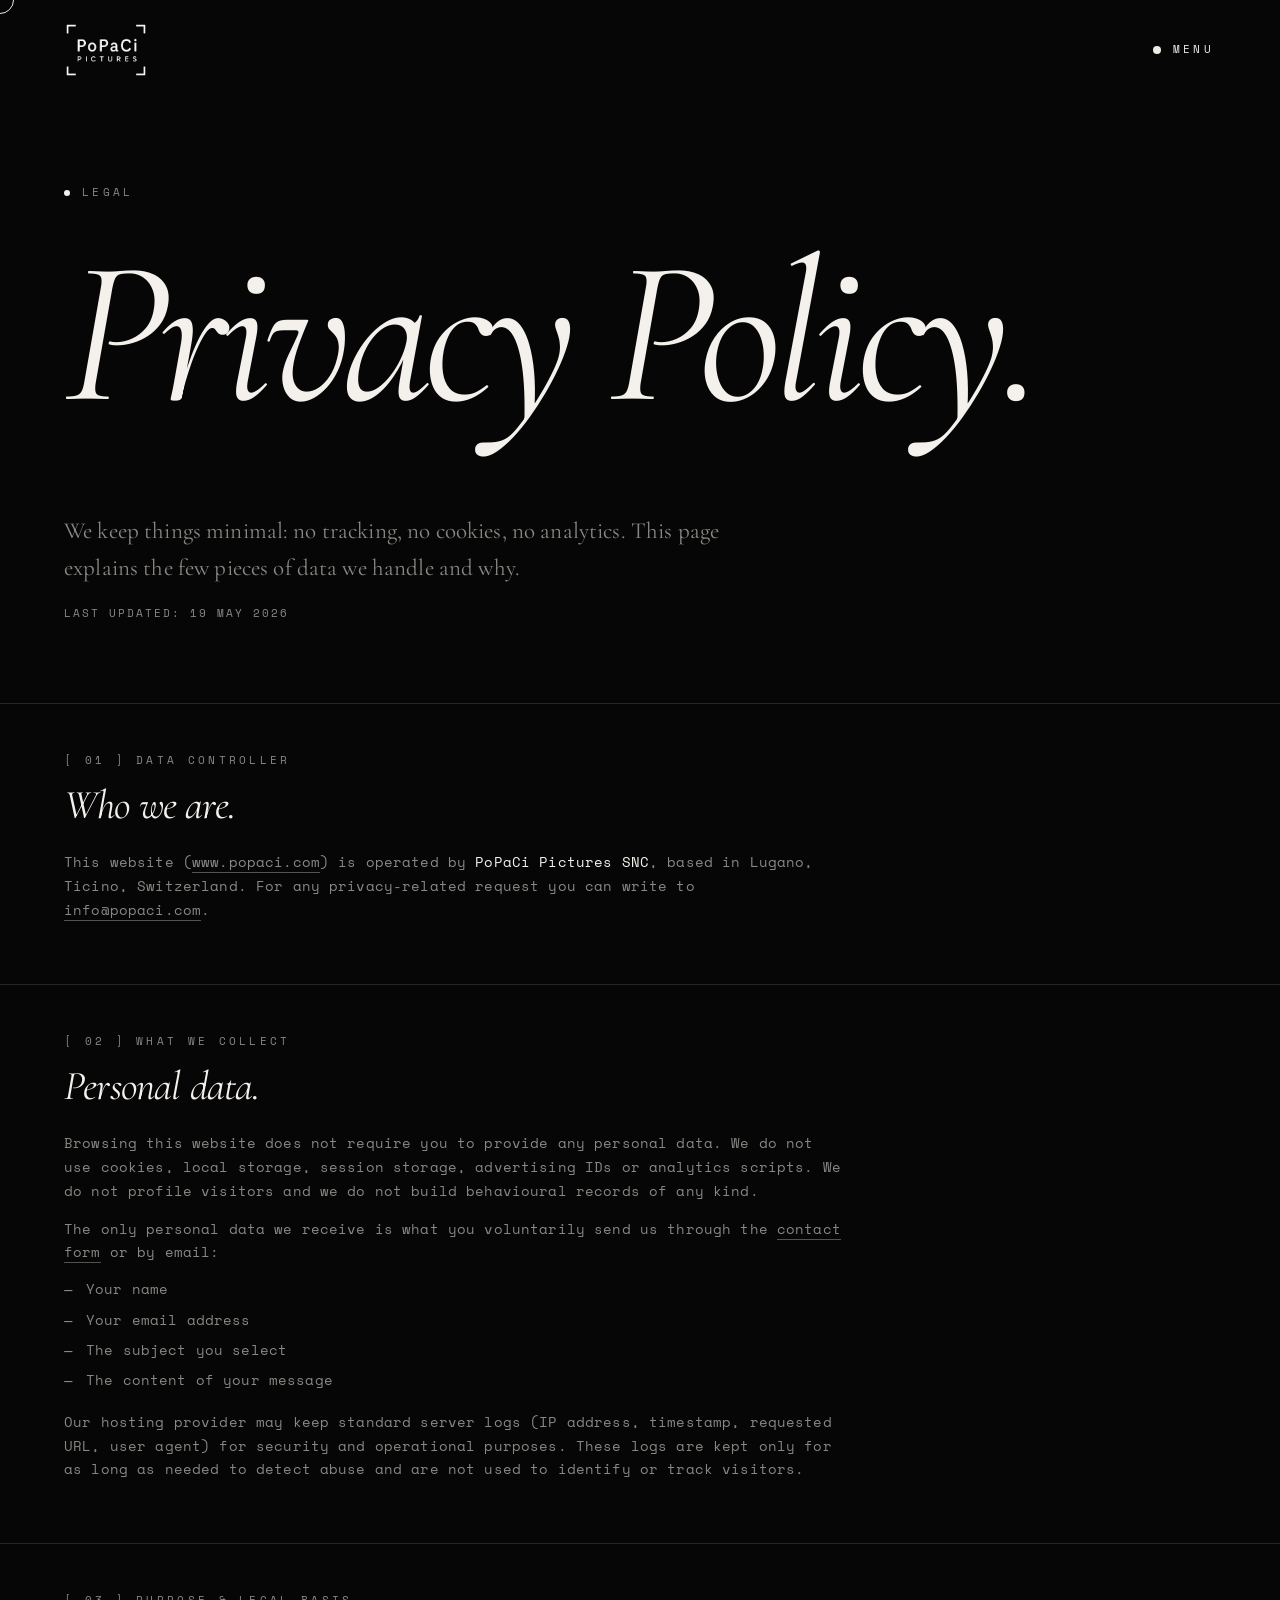
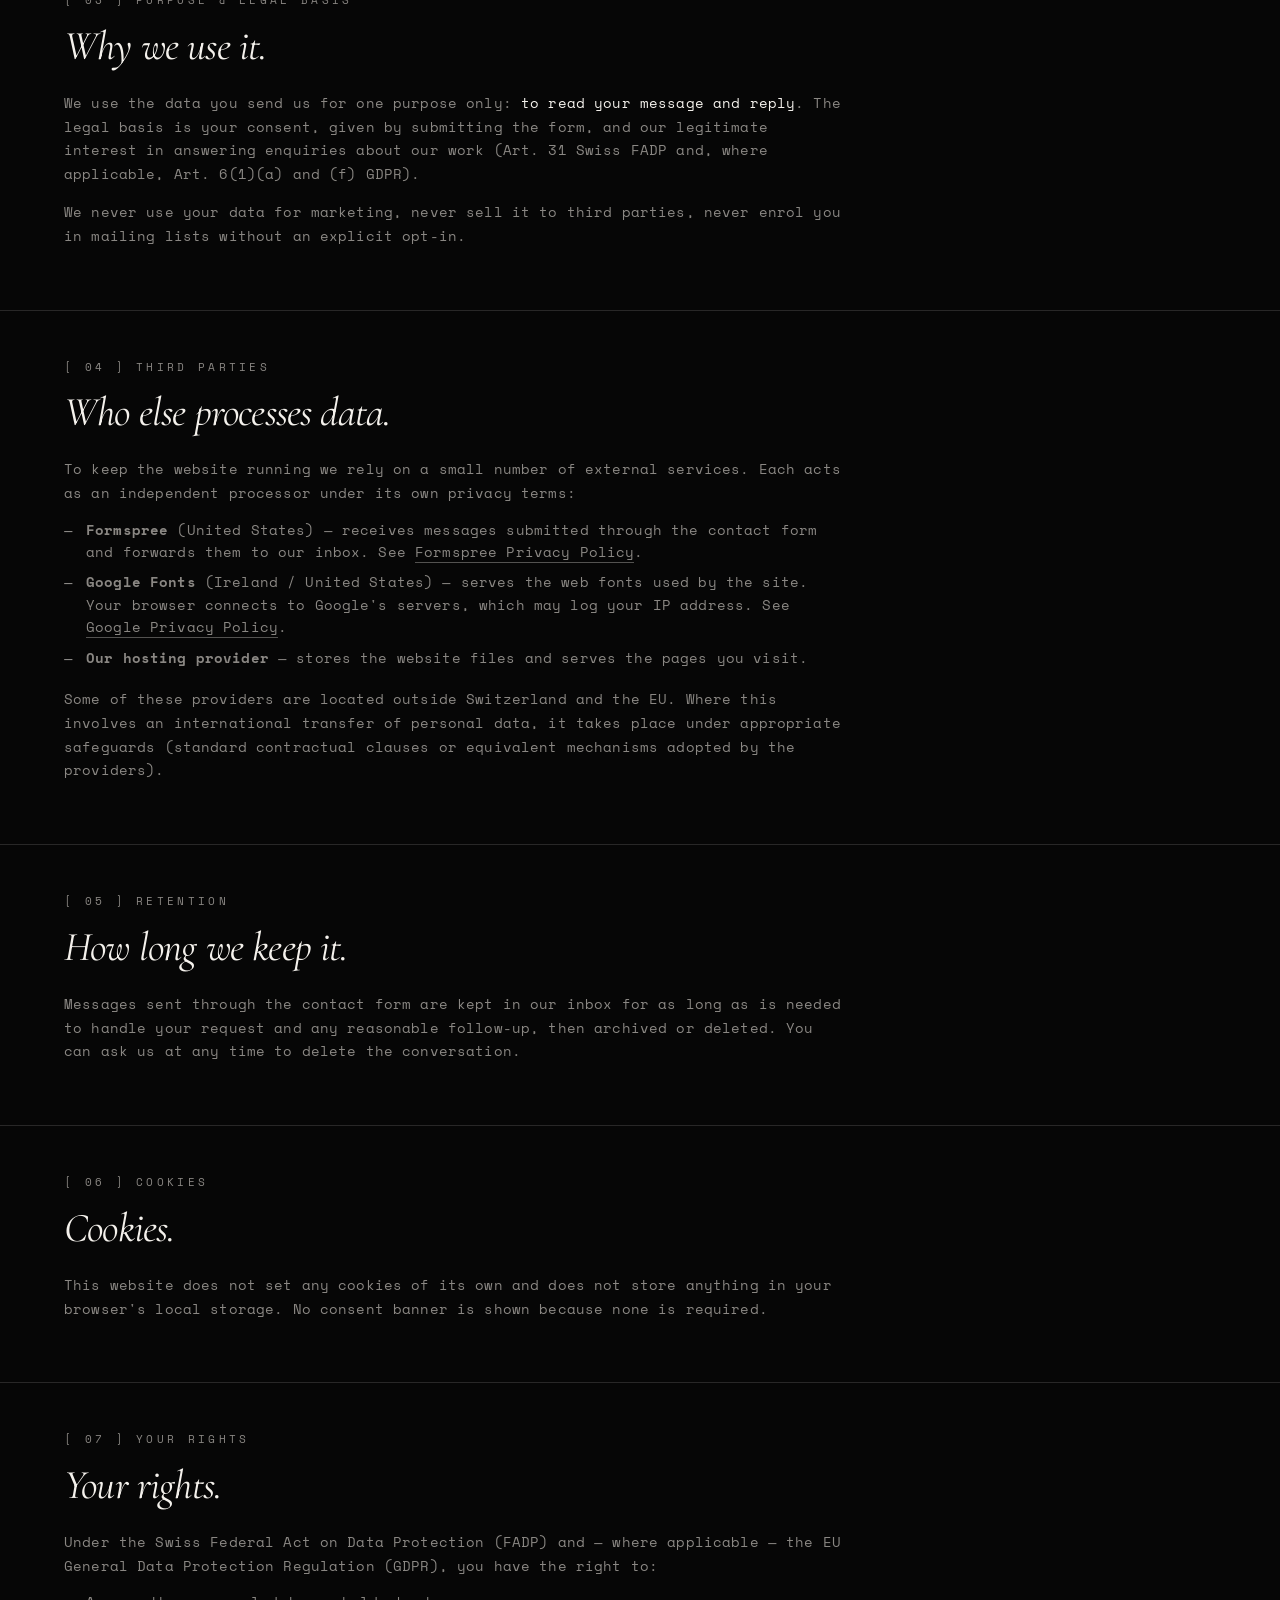
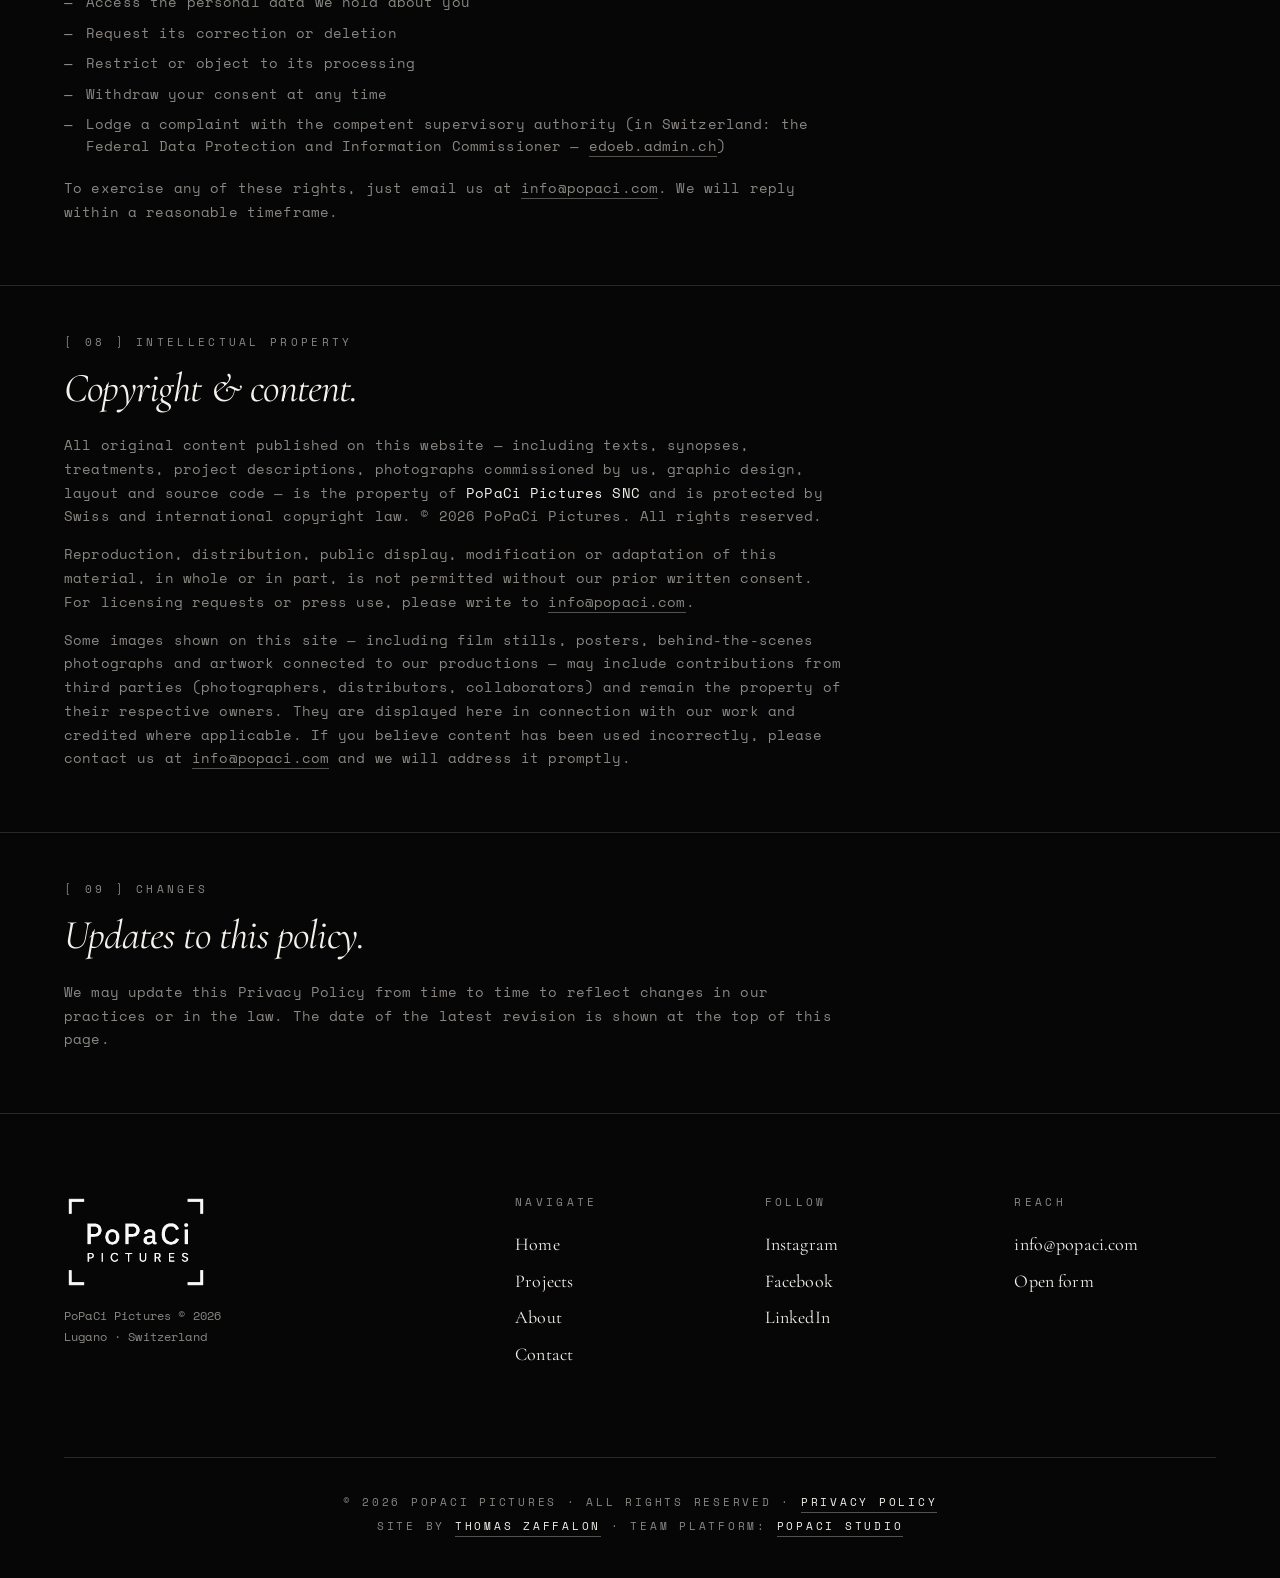
<file: privacy.html>
<!DOCTYPE html>
<html lang="en">
<head>
<meta charset="UTF-8" />
<meta name="viewport" content="width=device-width, initial-scale=1.0" />
<title>Privacy Policy — PoPaCi Pictures</title>
<meta name="robots" content="index, follow" />
<link rel="preconnect" href="https://fonts.googleapis.com">
<link rel="preconnect" href="https://fonts.gstatic.com" crossorigin>
<link href="https://fonts.googleapis.com/css2?family=Cormorant+Garamond:wght@300;400;500;700&family=Space+Mono:wght@400;700&display=swap" rel="stylesheet">
<meta name="description" content="Privacy Policy of PoPaCi Pictures — how we handle the limited personal data collected through this website." />
<link rel="canonical" href="https://popaci.com/privacy.html" />
<meta property="og:type" content="website" />
<meta property="og:site_name" content="PoPaCi Pictures" />
<meta property="og:title" content="Privacy Policy — PoPaCi Pictures" />
<meta property="og:description" content="Privacy Policy of PoPaCi Pictures — how we handle the limited personal data collected through this website." />
<meta property="og:url" content="https://popaci.com/privacy.html" />
<meta property="og:image" content="https://popaci.com/img/logo_popaci_nero.jpg" />
<meta property="og:image:width" content="1536" />
<meta property="og:image:height" content="1024" />
<meta name="twitter:card" content="summary_large_image" />
<meta name="twitter:title" content="Privacy Policy — PoPaCi Pictures" />
<meta name="twitter:description" content="Privacy Policy of PoPaCi Pictures — how we handle the limited personal data collected through this website." />
<meta name="twitter:image" content="https://popaci.com/img/logo_popaci_nero.jpg" />
<link rel="stylesheet" href="css/style.css" />
<link rel="icon" type="image/x-icon" href="img/favicons/favicon.ico">
<link rel="icon" type="image/png" sizes="16x16" href="img/favicons/favicon-16x16.png">
<link rel="icon" type="image/png" sizes="32x32" href="img/favicons/favicon-32x32.png">
<link rel="icon" type="image/png" sizes="48x48" href="img/favicons/favicon-48x48.png">
<link rel="apple-touch-icon" sizes="180x180" href="img/favicons/apple-touch-icon.png">
<link rel="icon" type="image/png" sizes="192x192" href="img/favicons/android-chrome-192x192.png">
<link rel="icon" type="image/png" sizes="512x512" href="img/favicons/android-chrome-512x512.png">
<style>
  /* Local tweaks for the long-form legal page — sit on top of style.css */
  .legal-section { padding-top: 48px; padding-bottom: 48px; }
  .legal-section + .legal-section { border-top: 1px solid var(--line); }
  .legal-section .section-head { margin-bottom: 24px; }
  .legal-body { max-width: 780px; }
  .legal-body p { color: var(--ink-mut); margin-bottom: 14px; line-height: 1.7; }
  .legal-body p strong { color: var(--ink); font-weight: 500; }
  .legal-body a { border-bottom: 1px solid var(--line-2); }
  .legal-body a:hover { border-bottom-color: var(--ink); }
  .legal-body ul { list-style: none; padding: 0; margin: 8px 0 18px; }
  .legal-body ul li {
    position: relative;
    padding-left: 22px;
    color: var(--ink-mut);
    margin-bottom: 8px;
    line-height: 1.6;
  }
  .legal-body ul li::before {
    content: "—";
    position: absolute;
    left: 0;
    color: var(--ink);
    opacity: .6;
  }
  .legal-updated {
    font-family: var(--mono);
    font-size: 11px;
    letter-spacing: 0.18em;
    text-transform: uppercase;
    color: var(--ink-mut);
    margin-top: 18px;
  }
  @media (max-width: 720px) {
    .legal-section { padding-top: 36px; padding-bottom: 36px; }
    .legal-body p, .legal-body ul li { font-size: 15px; }
  }
</style>
</head>
<body data-page="privacy">

<div class="grain" aria-hidden="true"></div>
<div class="cursor" aria-hidden="true"><span></span></div>

<header class="site-header">
  <a href="index.html" class="brand">
    <img src="img/logo_popaci_nero_cropped.png" alt="PoPaCi Pictures" class="brand-logo">
  </a>
  <button class="menu-toggle" aria-expanded="false" aria-controls="nav-overlay">
    <span class="mt-dot" aria-hidden="true"></span>
    <span class="mt-text">Menu</span>
  </button>
</header>

<nav id="nav-overlay" class="nav-overlay" aria-hidden="true">
  <a class="strip" href="index.html"><span class="strip-bg"></span><span class="strip-num">01</span><span class="strip-title">Home</span><span class="strip-sub">Where the reel begins</span></a>
  <a class="strip" href="projects.html"><span class="strip-bg"></span><span class="strip-num">02</span><span class="strip-title">Projects</span><span class="strip-sub">Stories in motion</span></a>
  <a class="strip" href="about.html"><span class="strip-bg"></span><span class="strip-num">03</span><span class="strip-title">About</span><span class="strip-sub">Faces behind the lens</span></a>
  <a class="strip" href="contact.html"><span class="strip-bg"></span><span class="strip-num">04</span><span class="strip-title">Contact</span><span class="strip-sub">Step into the frame</span></a>
</nav>

<section class="page-hero">
  <p class="kicker"><span class="dot"></span> Legal</p>
  <h1 class="page-title">Privacy Policy.</h1>
  <p class="page-lede">We keep things minimal: no tracking, no cookies, no analytics. This page explains the few pieces of data we handle and why.</p>
  <p class="legal-updated">Last updated: 19 May 2026</p>
</section>

<section class="section legal-section">
  <div class="section-head">
    <p class="section-tag">[ 01 ] Data controller</p>
    <h2 class="section-title small">Who we are.</h2>
  </div>
  <div class="legal-body">
    <p>
      This website (<a href="https://www.popaci.com">www.popaci.com</a>) is operated by <strong>PoPaCi Pictures SNC</strong>, based in Lugano, Ticino, Switzerland.
      For any privacy-related request you can write to <a href="mailto:info@popaci.com">info@popaci.com</a>.
    </p>
  </div>
</section>

<section class="section legal-section">
  <div class="section-head">
    <p class="section-tag">[ 02 ] What we collect</p>
    <h2 class="section-title small">Personal data.</h2>
  </div>
  <div class="legal-body">
    <p>
      Browsing this website does not require you to provide any personal data. We do not use cookies, local storage, session storage, advertising IDs or analytics scripts. We do not profile visitors and we do not build behavioural records of any kind.
    </p>
    <p>
      The only personal data we receive is what you voluntarily send us through the <a href="contact.html">contact form</a> or by email:
    </p>
    <ul>
      <li>Your name</li>
      <li>Your email address</li>
      <li>The subject you select</li>
      <li>The content of your message</li>
    </ul>
    <p>
      Our hosting provider may keep standard server logs (IP address, timestamp, requested URL, user agent) for security and operational purposes. These logs are kept only for as long as needed to detect abuse and are not used to identify or track visitors.
    </p>
  </div>
</section>

<section class="section legal-section">
  <div class="section-head">
    <p class="section-tag">[ 03 ] Purpose &amp; legal basis</p>
    <h2 class="section-title small">Why we use it.</h2>
  </div>
  <div class="legal-body">
    <p>
      We use the data you send us for one purpose only: <strong>to read your message and reply</strong>.
      The legal basis is your consent, given by submitting the form, and our legitimate interest in answering enquiries about our work (Art. 31 Swiss FADP and, where applicable, Art. 6(1)(a) and (f) GDPR).
    </p>
    <p>
      We never use your data for marketing, never sell it to third parties, never enrol you in mailing lists without an explicit opt-in.
    </p>
  </div>
</section>

<section class="section legal-section">
  <div class="section-head">
    <p class="section-tag">[ 04 ] Third parties</p>
    <h2 class="section-title small">Who else processes data.</h2>
  </div>
  <div class="legal-body">
    <p>
      To keep the website running we rely on a small number of external services. Each acts as an independent processor under its own privacy terms:
    </p>
    <ul>
      <li><strong>Formspree</strong> (United States) — receives messages submitted through the contact form and forwards them to our inbox. See <a href="https://formspree.io/legal/privacy-policy/" target="_blank" rel="noopener">Formspree Privacy Policy</a>.</li>
      <li><strong>Google Fonts</strong> (Ireland / United States) — serves the web fonts used by the site. Your browser connects to Google's servers, which may log your IP address. See <a href="https://policies.google.com/privacy" target="_blank" rel="noopener">Google Privacy Policy</a>.</li>
      <li><strong>Our hosting provider</strong> — stores the website files and serves the pages you visit.</li>
    </ul>
    <p>
      Some of these providers are located outside Switzerland and the EU. Where this involves an international transfer of personal data, it takes place under appropriate safeguards (standard contractual clauses or equivalent mechanisms adopted by the providers).
    </p>
  </div>
</section>

<section class="section legal-section">
  <div class="section-head">
    <p class="section-tag">[ 05 ] Retention</p>
    <h2 class="section-title small">How long we keep it.</h2>
  </div>
  <div class="legal-body">
    <p>
      Messages sent through the contact form are kept in our inbox for as long as is needed to handle your request and any reasonable follow-up, then archived or deleted. You can ask us at any time to delete the conversation.
    </p>
  </div>
</section>

<section class="section legal-section">
  <div class="section-head">
    <p class="section-tag">[ 06 ] Cookies</p>
    <h2 class="section-title small">Cookies.</h2>
  </div>
  <div class="legal-body">
    <p>
      This website does not set any cookies of its own and does not store anything in your browser's local storage. No consent banner is shown because none is required.
    </p>
  </div>
</section>

<section class="section legal-section">
  <div class="section-head">
    <p class="section-tag">[ 07 ] Your rights</p>
    <h2 class="section-title small">Your rights.</h2>
  </div>
  <div class="legal-body">
    <p>
      Under the Swiss Federal Act on Data Protection (FADP) and — where applicable — the EU General Data Protection Regulation (GDPR), you have the right to:
    </p>
    <ul>
      <li>Access the personal data we hold about you</li>
      <li>Request its correction or deletion</li>
      <li>Restrict or object to its processing</li>
      <li>Withdraw your consent at any time</li>
      <li>Lodge a complaint with the competent supervisory authority (in Switzerland: the Federal Data Protection and Information Commissioner — <a href="https://www.edoeb.admin.ch" target="_blank" rel="noopener">edoeb.admin.ch</a>)</li>
    </ul>
    <p>
      To exercise any of these rights, just email us at <a href="mailto:info@popaci.com">info@popaci.com</a>. We will reply within a reasonable timeframe.
    </p>
  </div>
</section>

<section class="section legal-section">
  <div class="section-head">
    <p class="section-tag">[ 08 ] Intellectual property</p>
    <h2 class="section-title small">Copyright &amp; content.</h2>
  </div>
  <div class="legal-body">
    <p>
      All original content published on this website &mdash; including texts, synopses, treatments, project descriptions, photographs commissioned by us, graphic design, layout and source code &mdash; is the property of <strong>PoPaCi Pictures SNC</strong> and is protected by Swiss and international copyright law. &copy; 2026 PoPaCi Pictures. All rights reserved.
    </p>
    <p>
      Reproduction, distribution, public display, modification or adaptation of this material, in whole or in part, is not permitted without our prior written consent. For licensing requests or press use, please write to <a href="mailto:info@popaci.com">info@popaci.com</a>.
    </p>
    <p>
      Some images shown on this site &mdash; including film stills, posters, behind-the-scenes photographs and artwork connected to our productions &mdash; may include contributions from third parties (photographers, distributors, collaborators) and remain the property of their respective owners. They are displayed here in connection with our work and credited where applicable. If you believe content has been used incorrectly, please contact us at <a href="mailto:info@popaci.com">info@popaci.com</a> and we will address it promptly.
    </p>
  </div>
</section>

<section class="section legal-section">
  <div class="section-head">
    <p class="section-tag">[ 09 ] Changes</p>
    <h2 class="section-title small">Updates to this policy.</h2>
  </div>
  <div class="legal-body">
    <p>
      We may update this Privacy Policy from time to time to reflect changes in our practices or in the law. The date of the latest revision is shown at the top of this page.
    </p>
  </div>
</section>

<footer class="site-footer">
  <div class="footer-grid">
    <div><img src="img/logo_popaci_nero_cropped.png" alt="PoPaCi Pictures" class="footer-logo"><p class="muted">PoPaCi Pictures &copy; <span id="y"></span><br/>Lugano · Switzerland</p></div>
    <div><p class="footer-h">Navigate</p><ul><li><a href="index.html">Home</a></li><li><a href="projects.html">Projects</a></li><li><a href="about.html">About</a></li><li><a href="contact.html">Contact</a></li></ul></div>
    <div><p class="footer-h">Follow</p><ul><li><a href="https://www.instagram.com/popaci_pictures?igsh=M2hsNmV0cGVxNXV3" target="_blank" rel="noopener">Instagram</a></li><li><a href="https://www.facebook.com/profile.php?id=61589627325579" target="_blank" rel="noopener">Facebook</a></li><li><a href="https://linkedin.com/company/popaci" target="_blank" rel="noopener">LinkedIn</a></li></ul></div>
    <div><p class="footer-h">Reach</p><ul><li><a href="mailto:info@popaci.com">info@popaci.com</a></li><li><a href="contact.html">Open form</a></li></ul></div>
  </div>
  <p class="site-credit">&copy; 2026 PoPaCi Pictures &middot; All rights reserved &middot; <a href="privacy.html">Privacy Policy</a><br>Site by <a href="https://www.tommyzaffa.com" target="_blank" rel="noopener">Thomas Zaffalon</a> &middot; Team platform: <a href="https://studio.popaci.com" target="_blank" rel="noopener">PoPaCi Studio</a></p>
</footer>

<script src="js/main.js"></script>
</body>
</html>
</file>
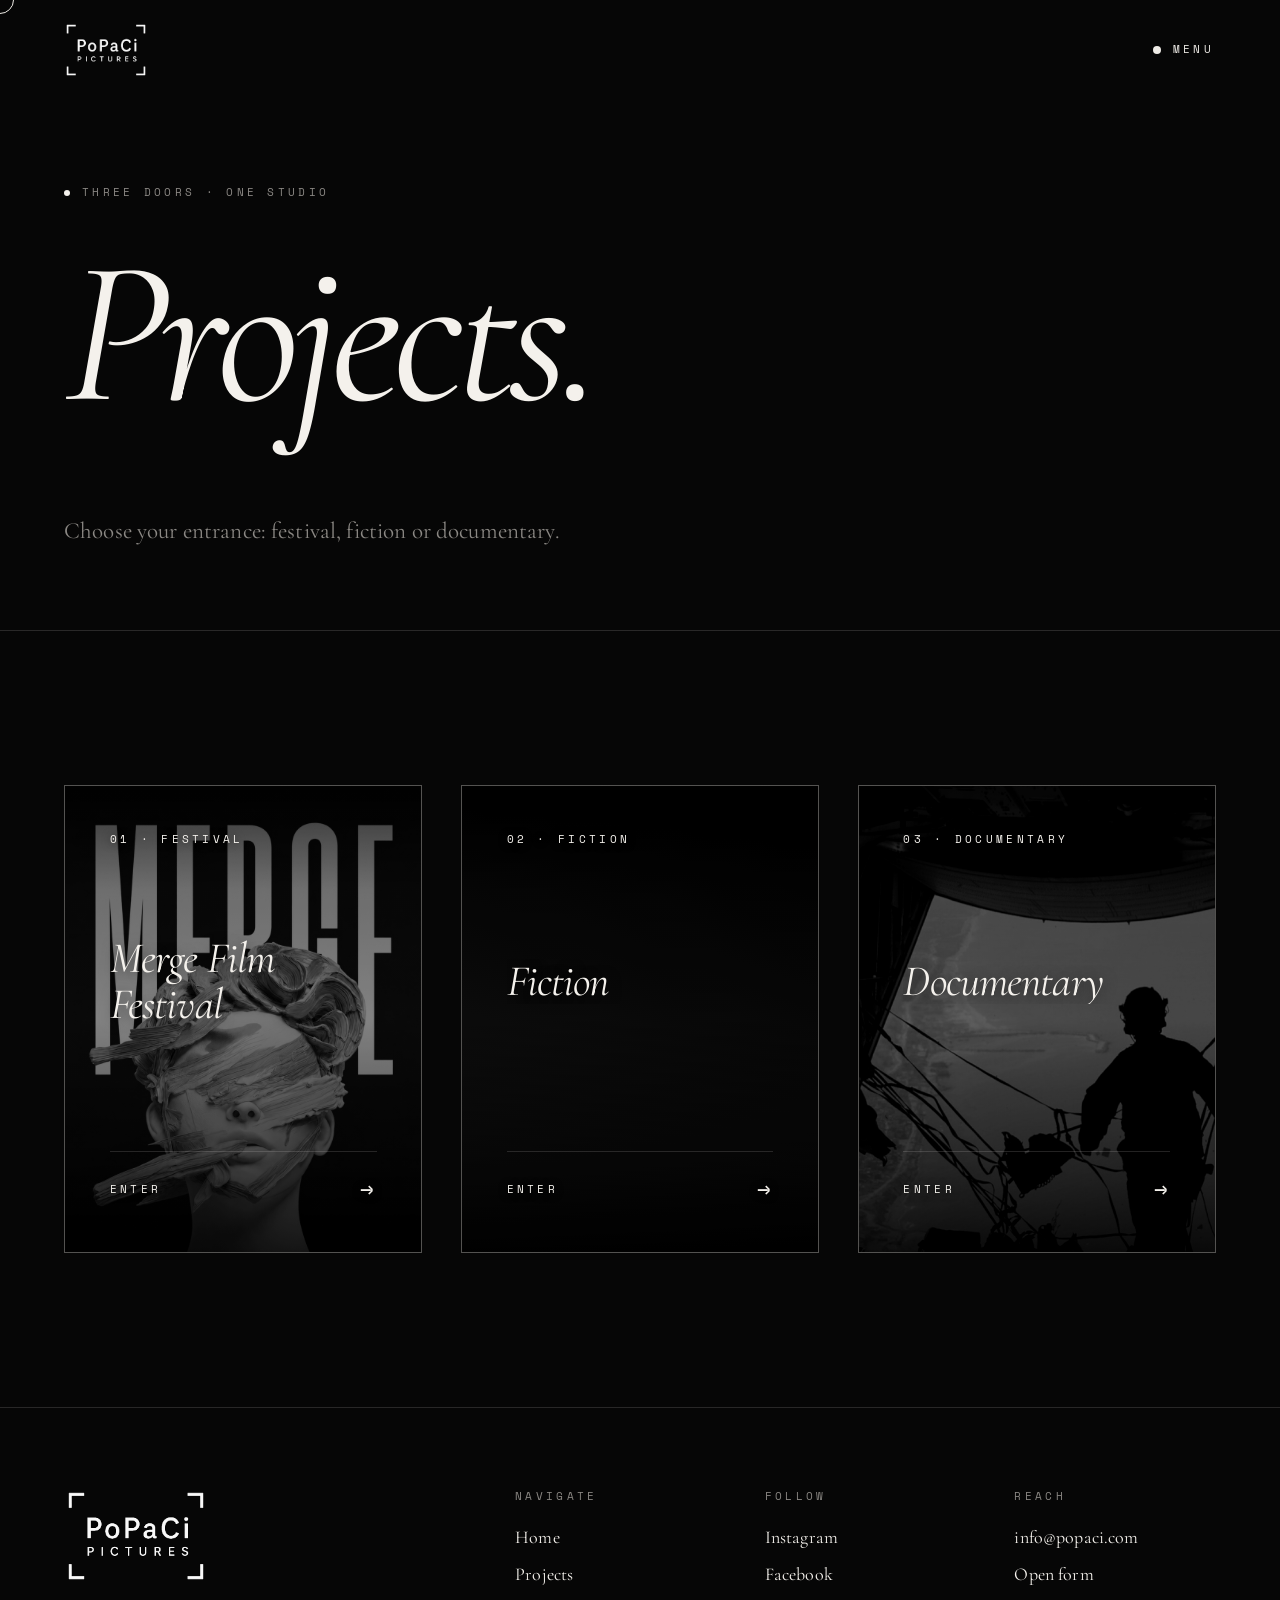
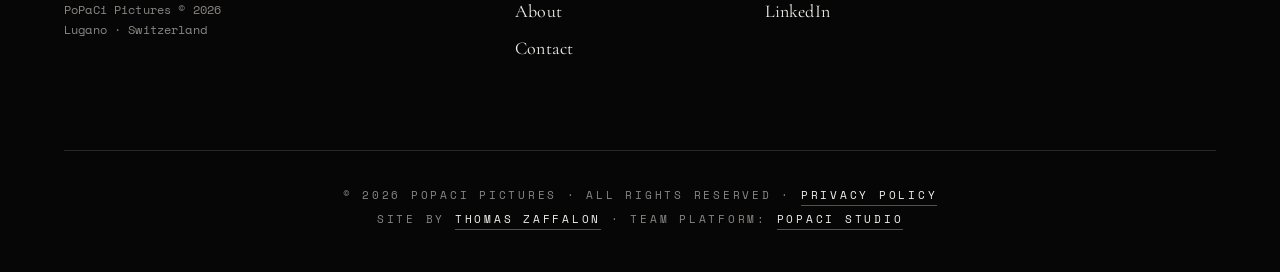
<file: projects.html>
<!DOCTYPE html>
<html lang="en">
<head>
<meta charset="UTF-8" />
<meta name="viewport" content="width=device-width, initial-scale=1.0" />
<title>Projects — PoPaCi Pictures</title>
<link rel="preconnect" href="https://fonts.googleapis.com">
<link rel="preconnect" href="https://fonts.gstatic.com" crossorigin>
<link href="https://fonts.googleapis.com/css2?family=Cormorant+Garamond:wght@300;400;500;700&family=Space+Mono:wght@400;700&display=swap" rel="stylesheet">
<meta name="description" content="Projects by PoPaCi Pictures — fiction, documentary and the Merge Film Festival." />
<link rel="canonical" href="https://popaci.com/projects.html" />
<meta property="og:type" content="website" />
<meta property="og:site_name" content="PoPaCi Pictures" />
<meta property="og:title" content="Projects — PoPaCi Pictures" />
<meta property="og:description" content="Projects by PoPaCi Pictures — fiction, documentary and the Merge Film Festival." />
<meta property="og:url" content="https://popaci.com/projects.html" />
<meta property="og:image" content="https://popaci.com/img/logo_popaci_nero.jpg" />
<meta property="og:image:width" content="1536" />
<meta property="og:image:height" content="1024" />
<meta name="twitter:card" content="summary_large_image" />
<meta name="twitter:title" content="Projects — PoPaCi Pictures" />
<meta name="twitter:description" content="Projects by PoPaCi Pictures — fiction, documentary and the Merge Film Festival." />
<meta name="twitter:image" content="https://popaci.com/img/logo_popaci_nero.jpg" />
<link rel="stylesheet" href="css/style.css" />
<link rel="icon" type="image/x-icon" href="img/favicons/favicon.ico">
<link rel="icon" type="image/png" sizes="16x16" href="img/favicons/favicon-16x16.png">
<link rel="icon" type="image/png" sizes="32x32" href="img/favicons/favicon-32x32.png">
<link rel="icon" type="image/png" sizes="48x48" href="img/favicons/favicon-48x48.png">
<link rel="apple-touch-icon" sizes="180x180" href="img/favicons/apple-touch-icon.png">
<link rel="icon" type="image/png" sizes="192x192" href="img/favicons/android-chrome-192x192.png">
<link rel="icon" type="image/png" sizes="512x512" href="img/favicons/android-chrome-512x512.png">
</head>
<body data-page="projects">

<div class="grain" aria-hidden="true"></div>
<div class="cursor" aria-hidden="true"><span></span></div>

<header class="site-header">
  <a href="index.html" class="brand">
    <img src="img/logo_popaci_nero_cropped.png" alt="PoPaCi Pictures" class="brand-logo">
  </a>
  <button class="menu-toggle" aria-expanded="false" aria-controls="nav-overlay">
    <span class="mt-dot" aria-hidden="true"></span>
    <span class="mt-text">Menu</span>
  </button>
</header>

<nav id="nav-overlay" class="nav-overlay" aria-hidden="true">
  <a class="strip" href="index.html"><span class="strip-bg"></span><span class="strip-num">01</span><span class="strip-title">Home</span><span class="strip-sub">Where the reel begins</span></a>
  <a class="strip current" href="projects.html"><span class="strip-bg"></span><span class="strip-num">02</span><span class="strip-title">Projects</span><span class="strip-sub">Stories in motion</span></a>
  <a class="strip" href="about.html"><span class="strip-bg"></span><span class="strip-num">03</span><span class="strip-title">About</span><span class="strip-sub">Faces behind the lens</span></a>
  <a class="strip" href="contact.html"><span class="strip-bg"></span><span class="strip-num">04</span><span class="strip-title">Contact</span><span class="strip-sub">Step into the frame</span></a>
</nav>

<!-- Page header -->
<section class="page-hero">
  <p class="kicker"><span class="dot"></span> Three doors · One studio</p>
  <h1 class="page-title">Projects.</h1>
  <p class="page-lede">Choose your entrance: festival, fiction or documentary.</p>
</section>

<!-- THREE CATEGORY CARDS -->
<section class="section">
  <div class="cat-grid">
    <a class="cat-card" data-tone="festival" href="festival.html">
      <div class="cat-bg"></div>
      <span class="cat-num">01 · Festival</span>
      <h2 class="cat-title cat-title--stack"><span>Merge Film</span><span>Festival</span></h2>
      <span class="cat-arrow"><span>Enter</span><span class="arrow">&rarr;</span></span>
    </a>

    <a class="cat-card" data-tone="fiction" href="fiction.html">
      <div class="cat-bg"></div>
      <span class="cat-num">02 · Fiction</span>
      <h2 class="cat-title">Fiction</h2>
      <span class="cat-arrow"><span>Enter</span><span class="arrow">&rarr;</span></span>
    </a>

    <a class="cat-card" data-tone="docu" href="docu.html">
      <div class="cat-bg"></div>
      <span class="cat-num">03 · Documentary</span>
      <h2 class="cat-title">Documentary</h2>
      <span class="cat-arrow"><span>Enter</span><span class="arrow">&rarr;</span></span>
    </a>
  </div>
</section>

<footer class="site-footer">
  <div class="footer-grid">
    <div><img src="img/logo_popaci_nero_cropped.png" alt="PoPaCi Pictures" class="footer-logo"><p class="muted">PoPaCi Pictures &copy; <span id="y"></span><br/>Lugano · Switzerland</p></div>
    <div><p class="footer-h">Navigate</p><ul><li><a href="index.html">Home</a></li><li><a href="projects.html">Projects</a></li><li><a href="about.html">About</a></li><li><a href="contact.html">Contact</a></li></ul></div>
    <div><p class="footer-h">Follow</p><ul><li><a href="https://www.instagram.com/popaci_pictures?igsh=M2hsNmV0cGVxNXV3" target="_blank" rel="noopener">Instagram</a></li><li><a href="https://www.facebook.com/profile.php?id=61589627325579" target="_blank" rel="noopener">Facebook</a></li><li><a href="https://linkedin.com/company/popaci" target="_blank" rel="noopener">LinkedIn</a></li></ul></div>
    <div><p class="footer-h">Reach</p><ul><li><a href="mailto:info@popaci.com">info@popaci.com</a></li><li><a href="contact.html">Open form</a></li></ul></div>
  </div>
  <p class="site-credit">&copy; 2026 PoPaCi Pictures &middot; All rights reserved &middot; <a href="privacy.html">Privacy Policy</a><br>Site by <a href="https://www.tommyzaffa.com" target="_blank" rel="noopener">Thomas Zaffalon</a> &middot; Team platform: <a href="https://studio.popaci.com" target="_blank" rel="noopener">PoPaCi Studio</a></p>
</footer>

<script src="js/main.js"></script>
</body>
</html>
</file>
<file: css/style.css>
/* =========================================================
   PoPaCi Pictures — black & white cinema
   ========================================================= */

:root {
  --bg: #060606;
  --bg-2: #0d0d0d;
  --ink: #f4f1ec;
  --ink-mut: #8a8783;
  --line: rgba(244, 241, 236, 0.14);
  --line-2: rgba(244, 241, 236, 0.32);
  --accent: #f4f1ec;
  --serif: "Cormorant Garamond", "Times New Roman", serif;
  --mono: "Space Mono", ui-monospace, Menlo, monospace;

  --ease: cubic-bezier(.7,.05,.1,1);
  --ease-soft: cubic-bezier(.4,.1,.1,1);

  --pad-x: clamp(20px, 5vw, 80px);
}

* { box-sizing: border-box; margin: 0; padding: 0; }

html {
  scroll-behavior: smooth;
  background: var(--bg);
  overscroll-behavior: none;
}

body {
  background: var(--bg);
  color: var(--ink);
  font-family: var(--mono);
  font-size: 14px;
  line-height: 1.6;
  letter-spacing: 0.01em;
  overflow-x: hidden;
  overscroll-behavior: none;
  -webkit-font-smoothing: antialiased;
}

/* hide scrollbars on every element, on every browser */
*, *::before, *::after { scrollbar-width: none; -ms-overflow-style: none; }
*::-webkit-scrollbar { width: 0; height: 0; display: none; background: transparent; }
html, body { scrollbar-width: none; -ms-overflow-style: none; }
html::-webkit-scrollbar, body::-webkit-scrollbar { width: 0; height: 0; display: none; }

/* lock scroll when menu open */
body.nav-open { overflow: hidden; touch-action: none; }

img { max-width: 100%; display: block; }
a { color: inherit; text-decoration: none; }
ul, ol { list-style: none; }
button { font: inherit; color: inherit; background: none; border: 0; cursor: pointer; }

/* ---------- film grain ---------- */
.grain {
  position: fixed; inset: 0;
  pointer-events: none;
  z-index: 9999;
  mix-blend-mode: soft-light;
  opacity: 0.045;
  background-image: url("data:image/svg+xml;utf8,<svg xmlns='http://www.w3.org/2000/svg' width='160' height='160'><filter id='n'><feTurbulence type='fractalNoise' baseFrequency='0.9' numOctaves='2' stitchTiles='stitch'/><feColorMatrix values='0 0 0 0 1  0 0 0 0 1  0 0 0 0 1  0 0 0 0.6 0'/></filter><rect width='100%' height='100%' filter='url(%23n)'/></svg>");
  animation: grainShift 1.2s steps(6) infinite;
}
@keyframes grainShift {
  0%   { transform: translate(0,0); }
  20%  { transform: translate(-2%,1%); }
  40%  { transform: translate(1%,-1%); }
  60%  { transform: translate(-1%,2%); }
  80%  { transform: translate(2%,-2%); }
  100% { transform: translate(0,0); }
}

/* ---------- custom cursor (desktop) ---------- */
.cursor {
  position: fixed; top: 0; left: 0;
  width: 28px; height: 28px;
  pointer-events: none;
  z-index: 10000;
  transform: translate(-50%, -50%);
  mix-blend-mode: difference;
  display: none;
}
.cursor span {
  display: block;
  width: 100%; height: 100%;
  border: 1px solid var(--ink);
  border-radius: 50%;
  transition: transform .25s var(--ease), background .25s var(--ease);
}
.cursor.is-hover span {
  transform: scale(1.8);
  background: var(--ink);
}
@media (hover: hover) and (pointer: fine) {
  body { cursor: none; }
  a, button, .strip, label, input, select, textarea { cursor: none; }
  .cursor { display: block; }
}

/* ---------- header ---------- */
.site-header {
  position: fixed;
  top: 0; left: 0; right: 0;
  z-index: 100;
  display: flex;
  align-items: center;
  justify-content: space-between;
  padding: 22px var(--pad-x);
  mix-blend-mode: difference;
  color: var(--ink);
}
.brand {
  display: inline-flex;
  align-items: center;
  gap: 14px;
  font-family: var(--mono);
  font-size: 12px;
  letter-spacing: 0.18em;
  text-transform: uppercase;
}
.brand-mark {
  display: inline-block;
  border: 1px solid currentColor;
  padding: 4px 8px;
  font-weight: 700;
  letter-spacing: 0.05em;
}
.brand-mark.big {
  font-size: 20px;
  padding: 8px 14px;
}
.brand-name { letter-spacing: 0.22em; }

/* ---------- brand logo image ---------- */
.brand-logo {
  height: 56px;
  width: auto;
  display: block;
  pointer-events: none;
  /* logo PNG has a transparent background and white pixels;
     header uses mix-blend-mode: difference so it stays crisp on any bg */
}
@media (max-width: 720px) {
  .brand-logo { height: 42px; }
}

/* ---------- intro animation overlay ---------- */
.sr-only {
  position: absolute;
  width: 1px; height: 1px;
  padding: 0; margin: -1px;
  overflow: hidden;
  clip: rect(0,0,0,0);
  white-space: nowrap;
  border: 0;
}

.footer-logo {
  height: 96px;
  width: auto;
  display: block;
  margin-bottom: 16px;
  mix-blend-mode: difference;
}

.intro-overlay {
  position: fixed;
  inset: 0;
  z-index: 9000;
  background: #000;
  display: flex;
  align-items: center;
  justify-content: center;
  color: #f4f1ec;
  overflow: hidden;
  transform-origin: center;
  transition: opacity 0.75s var(--ease), transform 0.75s var(--ease);
}
.intro-overlay::before {
  /* subtle cinematic vignette */
  content: "";
  position: absolute;
  inset: 0;
  background: radial-gradient(ellipse at center, transparent 55%, rgba(0,0,0,0.85) 100%);
  pointer-events: none;
}
.intro-overlay.is-leaving {
  opacity: 0;
  transform: scale(1.04);
  pointer-events: none;
}

.intro-stage {
  position: relative;
  width: min(720px, 84vw);
  aspect-ratio: 8 / 5;
  display: flex;
  align-items: center;
  justify-content: center;
  opacity: 0;
  transform: scale(0.94);
  animation: introStageIn 0.7s var(--ease-soft) 0.05s forwards;
}
@keyframes introStageIn {
  to { opacity: 1; transform: scale(1); }
}

/* SVG frame with corner brackets — drawn in like a viewfinder locking on */
.intro-frame {
  position: absolute;
  inset: 0;
  width: 100%;
  height: 100%;
  overflow: visible;
}
.intro-bracket {
  stroke-dasharray: 240;
  stroke-dashoffset: 240;
  transform-box: fill-box;
  transform-origin: center;
  animation: introDraw 0.95s var(--ease) forwards;
}
.intro-bracket.b1 { animation-delay: 0.55s; }
.intro-bracket.b2 { animation-delay: 0.70s; }
.intro-bracket.b3 { animation-delay: 0.85s; }
.intro-bracket.b4 { animation-delay: 1.00s; }
@keyframes introDraw {
  to { stroke-dashoffset: 0; }
}

/* central wordmark */
.intro-text {
  position: relative;
  z-index: 2;
  text-align: center;
  pointer-events: none;
  padding: 0 8%;
}
.intro-popaci {
  font-family: "Montserrat", "Helvetica Neue", Helvetica, Arial, sans-serif;
  font-style: normal;
  font-weight: 400;
  font-size: clamp(46px, 9.5vw, 108px);
  line-height: 1;
  letter-spacing: 0;
  display: inline-flex;
  margin-bottom: 0.22em;
}
.intro-popaci span {
  display: inline-block;
  opacity: 0;
  transform: translateY(0.5em);
  filter: blur(6px);
  animation: introLetterIn 0.6s var(--ease) forwards;
}
.intro-popaci span:nth-child(1) { animation-delay: 1.30s; }
.intro-popaci span:nth-child(2) { animation-delay: 1.36s; }
.intro-popaci span:nth-child(3) { animation-delay: 1.42s; }
.intro-popaci span:nth-child(4) { animation-delay: 1.48s; }
.intro-popaci span:nth-child(5) { animation-delay: 1.54s; }
.intro-popaci span:nth-child(6) { animation-delay: 1.60s; }
@keyframes introLetterIn {
  to { opacity: 1; transform: translateY(0); filter: blur(0); }
}

.intro-pictures {
  font-family: var(--mono);
  font-size: clamp(11px, 1.4vw, 16px);
  letter-spacing: 0.1em;
  text-transform: uppercase;
  opacity: 0;
  animation: introTrackOut 0.8s var(--ease) 1.95s forwards;
}
@keyframes introTrackOut {
  0%   { opacity: 0; letter-spacing: 0.05em; }
  40%  { opacity: 1; }
  100% { opacity: 1; letter-spacing: 0.55em; }
}

/* outro: brackets push outward as overlay leaves (frame opens up) */
.intro-overlay.is-leaving .intro-bracket {
  transition: transform 0.65s var(--ease), opacity 0.65s var(--ease);
  opacity: 0.4;
}
.intro-overlay.is-leaving .intro-bracket.b1 { transform: translate(-14px, -14px); }
.intro-overlay.is-leaving .intro-bracket.b2 { transform: translate(14px, -14px); }
.intro-overlay.is-leaving .intro-bracket.b3 { transform: translate(-14px, 14px); }
.intro-overlay.is-leaving .intro-bracket.b4 { transform: translate(14px, 14px); }

/* lock body scroll during intro */
body.intro-lock {
  overflow: hidden;
  touch-action: none;
}

/* reduced motion: skip the show, brief static beat then fade */
@media (prefers-reduced-motion: reduce) {
  .intro-stage,
  .intro-bracket,
  .intro-popaci span,
  .intro-pictures,
  .intro-scan {
    animation: none !important;
    opacity: 1 !important;
    transform: none !important;
    filter: none !important;
    stroke-dashoffset: 0 !important;
  }
  .intro-scan { opacity: 0 !important; }
}

/* ---------- menu toggle ---------- */
.menu-toggle {
  position: relative;
  display: inline-flex;
  align-items: center;
  gap: 12px;
  padding: 8px 2px;
  font-family: var(--mono);
  font-size: 11px;
  letter-spacing: 0.3em;
  text-transform: uppercase;
  color: currentColor;
}
.menu-toggle .mt-dot {
  width: 8px; height: 8px;
  background: currentColor;
  border-radius: 50%;
  transition: transform .4s var(--ease), border-radius .4s var(--ease);
}
.menu-toggle .mt-text {
  position: relative;
  display: inline-block;
}
.menu-toggle .mt-text::after {
  content: "";
  position: absolute;
  left: 0; right: 0; bottom: -4px;
  height: 1px;
  background: currentColor;
  transform: scaleX(0);
  transform-origin: left center;
  transition: transform .4s var(--ease);
}
.menu-toggle:hover .mt-text::after { transform: scaleX(1); }
.menu-toggle:hover .mt-dot { transform: scale(1.4); }

body.nav-open .menu-toggle .mt-dot {
  border-radius: 0;
  transform: rotate(45deg);
}
body.nav-open .menu-toggle .mt-text::after { transform: scaleX(1); }

/* ---------- innovative split-strip nav ---------- */
.nav-overlay {
  position: fixed;
  inset: 0;
  z-index: 90;
  display: flex;
  flex-direction: column;
  pointer-events: none;
}
.nav-overlay .strip {
  position: relative;
  flex: 1 1 0;
  display: flex;
  align-items: center;
  gap: 32px;
  padding: 0 var(--pad-x);
  overflow: hidden;
  border-bottom: 1px solid var(--line);
  background: var(--bg);
  transform: translateX(-100%);
  transition: transform .9s var(--ease);
  pointer-events: auto;
}
.nav-overlay .strip:nth-child(2) { transform: translateX(100%); }
.nav-overlay .strip:nth-child(3) { transform: translateX(-100%); }
.nav-overlay .strip:nth-child(4) { transform: translateX(100%); }

body.nav-open .nav-overlay .strip { transform: translateX(0); }
body.nav-open .nav-overlay .strip:nth-child(1) { transition-delay: .05s; }
body.nav-open .nav-overlay .strip:nth-child(2) { transition-delay: .15s; }
body.nav-open .nav-overlay .strip:nth-child(3) { transition-delay: .25s; }
body.nav-open .nav-overlay .strip:nth-child(4) { transition-delay: .35s; }

.strip-bg {
  position: absolute; inset: 0;
  background: var(--g, linear-gradient(120deg, #0a0a0a, #2a2a2a));
  opacity: 0;
  transform: scale(1.05);
  transition: opacity .6s var(--ease), transform .9s var(--ease);
  z-index: 0;
}
.strip-num {
  position: relative; z-index: 2;
  font-family: var(--mono);
  font-size: 12px;
  letter-spacing: 0.25em;
  color: var(--ink-mut);
  min-width: 40px;
}
.strip-title {
  position: relative; z-index: 2;
  font-family: var(--serif);
  font-style: italic;
  font-weight: 400;
  font-size: clamp(48px, 9vw, 140px);
  line-height: 0.95;
  letter-spacing: -0.02em;
  white-space: nowrap;
  /* trailing space so italic glyphs (e.g. trailing 'e') aren't clipped */
  padding-right: 0.12em;
  transition: transform .6s var(--ease), letter-spacing .6s var(--ease);
}
.strip-sub {
  position: relative; z-index: 2;
  margin-left: auto;
  padding-left: 24px;
  font-family: var(--mono);
  font-size: 11px;
  letter-spacing: 0.25em;
  text-transform: uppercase;
  color: var(--ink-mut);
  opacity: 0.4;
  transform: translateX(20px);
  transition: opacity .5s var(--ease), transform .5s var(--ease), color .4s var(--ease);
  white-space: nowrap;
}

.nav-overlay .strip:hover .strip-bg {
  opacity: 1;
  transform: scale(1);
}
.nav-overlay .strip:hover .strip-title {
  transform: translateX(10px);
}
.nav-overlay .strip:hover .strip-sub {
  opacity: 1;
  transform: translateX(0);
  color: var(--ink);
}

.nav-overlay .strip.current .strip-title {
  text-decoration: underline;
  text-decoration-color: var(--ink);
  text-decoration-thickness: 2px;
  text-underline-offset: 0.12em;
}

/* ---------- typography helpers ---------- */
.kicker {
  font-family: var(--mono);
  font-size: 11px;
  letter-spacing: 0.3em;
  text-transform: uppercase;
  color: var(--ink-mut);
  display: inline-flex; align-items: center; gap: 12px;
}
.kicker .dot {
  width: 6px; height: 6px;
  background: var(--ink);
  border-radius: 50%;
  animation: pulse 2s var(--ease) infinite;
}
@keyframes pulse {
  0%, 100% { opacity: 1; transform: scale(1); }
  50% { opacity: .35; transform: scale(.6); }
}

.section-tag {
  font-family: var(--mono);
  font-size: 11px;
  letter-spacing: 0.3em;
  text-transform: uppercase;
  color: var(--ink-mut);
}

/* ---------- HOME hero ---------- */
.hero {
  position: relative;
  min-height: 100vh;
  padding: 0 var(--pad-x) 80px;
  display: flex;
  flex-direction: column;
  justify-content: flex-end;
  /* allow .hero-bars to extend past the hero on mobile (where hero is 90vh
     but bars must reach the full 100vh of the opening viewport); horizontal
     clipping of the photo is handled by .hero-media's own overflow:hidden */
  overflow: visible;
  background: #000;
}
.hero-bars {
  position: absolute; inset: 0;
  background:
    /* leftmost vertical line that the repeating gradient doesn't cover */
    linear-gradient(to right, var(--line) 0 1px, transparent 1px),
    repeating-linear-gradient(
      to right,
      transparent 0,
      transparent calc(100% / 12 - 1px),
      var(--line) calc(100% / 12 - 1px),
      var(--line) calc(100% / 12)
    );
  opacity: .45;
  pointer-events: none;
  z-index: 1;
}

/* hero background photo — cinematic B&W, fades into bg behind hero text */
.hero-media {
  position: absolute;
  inset: 0;
  z-index: 0;
  pointer-events: none;
  overflow: hidden;
  --hero-media-opacity: 0.78;
}
.hero-media img {
  position: absolute;
  /* shifted further right (parent overflow-hidden clips a small slice on the right);
     natural aspect so the left side of the photo is never cropped */
  right: -4%;
  top: 50%;
  transform: translateY(-50%);
  width: 72%;
  height: auto;
  max-height: 100%;
  filter: grayscale(1) brightness(1.18) contrast(1.08);
  opacity: var(--hero-media-opacity);
  /* long fade-out only on the left side of the photo */
  -webkit-mask-image: linear-gradient(90deg,
    transparent 0%,
    rgba(0,0,0,0.45) 8%,
    rgba(0,0,0,0.85) 20%,
    #000 32%,
    #000 100%);
          mask-image: linear-gradient(90deg,
    transparent 0%,
    rgba(0,0,0,0.45) 8%,
    rgba(0,0,0,0.85) 20%,
    #000 32%,
    #000 100%);
  animation: heroMediaFade 1.6s var(--ease) .35s both;
}
@keyframes heroMediaFade {
  from { opacity: 0; }
  to   { opacity: var(--hero-media-opacity); }
}
/* subtle bg-side darken for title readability — much lighter than before since the mask does the work */
.hero-media::before {
  content: "";
  position: absolute; inset: 0;
  background:
    linear-gradient(90deg,
      rgba(6,6,6,0.35) 0%,
      rgba(6,6,6,0.18) 10%,
      rgba(6,6,6,0.05) 22%,
      transparent 35%);
  z-index: 1;
}
/* vertical soft mask — fades the photo region into pure black at top and bottom */
.hero-media::after {
  content: "";
  position: absolute; inset: 0;
  background:
    linear-gradient(180deg,
      #000 0%,
      transparent 12%,
      transparent 78%,
      #000 100%);
  z-index: 1;
}
/* legacy top beige band disabled — hero bg is now pure black */
.hero::before { display: none; }
/* cross-fade between the black hero and the beige section that follows;
   sits at the very bottom of the hero, transparent at the top so it doesn't
   disturb content, fading to the page bg colour at the very edge. Height is
   tuned per breakpoint: shorter on PC (less vertical space), softer on mobile */
.hero::after {
  content: "";
  position: absolute;
  left: 0; right: 0;
  bottom: 0;
  height: 8vh;
  background: linear-gradient(180deg, transparent 0%, var(--bg) 100%);
  z-index: 3;
  pointer-events: none;
}

.hero-inner { position: relative; z-index: 2; max-width: 1400px; }
.hero-inner .kicker { margin-bottom: 14px; }

.hero-title {
  font-family: var(--serif);
  font-weight: 400;
  font-style: italic;
  font-size: clamp(48px, 10vw, 175px);
  line-height: 0.88;
  letter-spacing: -0.04em;
  margin-bottom: 32px;
  display: flex;
  flex-wrap: wrap;
  gap: 0;            /* no extra flex gap; words sit close */
}
.hero-title .word {
  display: inline-block;
  overflow: visible;
  /* generous padding so italic terminals / ascenders aren't clipped,
     fully cancelled by negative margins so flow size is unchanged */
  padding: 0.22em 0.3em 0.28em;
  margin: -0.22em -0.3em -0.28em;
}
.hero-title .word > span {
  display: inline-block;
  opacity: 0;
  transform: translateY(0.16em);
  animation: titleFadeUp .9s var(--ease) forwards;
  padding-right: 0.12em;
}
/* "Pictures" on its own line, smaller and lighter — leaves the photo's faces visible */
.hero-title .word.amp {
  flex-basis: 100%;
  margin-left: 0;
  margin-top: 0.12em;
  font-size: 0.34em;
  font-style: normal;
  font-weight: 300;
  letter-spacing: 0.32em;
  text-transform: uppercase;
  padding-left: 0.35em;
}
.hero-title .word:nth-child(1) > span { animation-delay: .1s; }
.hero-title .word:nth-child(2) > span { animation-delay: .25s; }
.hero-title .word:nth-child(3) > span { animation-delay: .4s; }
.hero-title .word:nth-child(4) > span { animation-delay: .55s; font-style: normal; font-weight: 300; }
@keyframes titleFadeUp {
  to { opacity: 1; transform: translateY(0); }
}

.hero-sub {
  font-family: var(--serif);
  font-size: clamp(18px, 1.6vw, 24px);
  line-height: 1.5;
  max-width: 540px;
  color: var(--ink);
  margin-bottom: 40px;
  opacity: 0;
  animation: fadeUp .9s var(--ease) .9s forwards;
}
@keyframes fadeUp {
  from { opacity: 0; transform: translateY(20px); }
  to   { opacity: 1; transform: translateY(0); }
}

.hero-cta {
  display: flex;
  gap: 28px;
  align-items: center;
  flex-wrap: wrap;
  opacity: 0;
  animation: fadeUp .9s var(--ease) 1.05s forwards;
}

.btn-line {
  position: relative;
  display: inline-block;
  padding: 16px 28px;
  border: 1px solid var(--ink);
  font-family: var(--mono);
  font-size: 11px;
  letter-spacing: 0.3em;
  text-transform: uppercase;
  overflow: hidden;
  isolation: isolate;
}
.btn-line span { position: relative; z-index: 2; transition: color .4s var(--ease); }
.btn-line::before {
  content: "";
  position: absolute; inset: 0;
  background: var(--ink);
  transform: translateY(101%);
  transition: transform .5s var(--ease);
  z-index: 1;
}
.btn-line:hover::before { transform: translateY(0); }
.btn-line:hover span { color: var(--bg); }
.btn-line.wide { padding: 20px 32px; }

.btn-text {
  font-family: var(--mono);
  font-size: 11px;
  letter-spacing: 0.3em;
  text-transform: uppercase;
  border-bottom: 1px solid var(--line-2);
  padding-bottom: 4px;
  transition: border-color .3s, letter-spacing .4s var(--ease);
}
.btn-text:hover { border-color: var(--ink); letter-spacing: 0.36em; }

.scroll-hint {
  position: absolute;
  bottom: 30px;
  right: var(--pad-x);
  z-index: 3;
  display: flex;
  align-items: center;
  gap: 14px;
  font-family: var(--mono);
  font-size: 10px;
  letter-spacing: 0.3em;
  text-transform: uppercase;
  color: var(--ink-mut);
}
.scroll-hint i {
  display: block;
  width: 1px; height: 40px;
  background: linear-gradient(to bottom, var(--ink), transparent);
  position: relative;
  overflow: hidden;
}
.scroll-hint i::after {
  content: "";
  position: absolute; top: -40px; left: 0;
  width: 1px; height: 40px;
  background: var(--ink);
  animation: scrollDot 2s var(--ease) infinite;
}
@keyframes scrollDot {
  0% { top: -40px; }
  100% { top: 100%; }
}

/* ---------- generic sections ---------- */
.section {
  padding: clamp(80px, 12vw, 160px) var(--pad-x);
  position: relative;
}
.section + .section { border-top: 1px solid var(--line); }

.section-head { margin-bottom: 64px; max-width: 900px; }
.section-head .section-tag { display: block; margin-bottom: 16px; }
.section-title {
  font-family: var(--serif);
  font-weight: 400;
  font-style: italic;
  font-size: clamp(40px, 6vw, 96px);
  line-height: 1;
  letter-spacing: -0.02em;
}
.section-title.small {
  font-size: clamp(28px, 3.2vw, 44px);
}
.section-lede {
  font-family: var(--serif);
  font-size: clamp(16px, 1.4vw, 22px);
  color: var(--ink-mut);
  margin-top: 18px;
  max-width: 600px;
}

.grid-12 {
  display: grid;
  grid-template-columns: repeat(12, 1fr);
  gap: 32px;
}
.col-3 { grid-column: span 3; }
.col-9 { grid-column: span 9; }

.about-blurb-text .lead {
  font-family: var(--serif);
  font-size: clamp(22px, 2.4vw, 36px);
  line-height: 1.35;
  margin-bottom: 24px;
}
.about-blurb-text p:not(.lead) {
  color: var(--ink-mut);
  max-width: 640px;
}
.about-blurb-text em { font-style: italic; color: var(--ink); }

/* ---------- news (horizontal carousel) ---------- */
.news-rail {
  position: relative;
  margin: 0 calc(var(--pad-x) * -1);    /* bleed to viewport edges */
  padding: 8px 0 24px;
  border-top: 1px solid var(--line);
  border-bottom: 1px solid var(--line);
}
.news-track {
  display: flex;
  gap: 24px;
  padding: 32px var(--pad-x);
  overflow-x: auto;
  overflow-y: hidden;
  scroll-snap-type: x mandatory;
  scrollbar-width: none;
  -ms-overflow-style: none;
  scroll-padding-left: var(--pad-x);
  -webkit-overflow-scrolling: touch;
  cursor: grab;
}
.news-track:active { cursor: grabbing; }
.news-track::-webkit-scrollbar { display: none; }

.news-card {
  flex: 0 0 clamp(260px, 32vw, 380px);
  scroll-snap-align: start;
  display: flex;
  flex-direction: column;
  background: var(--bg-2);
  border: 1px solid var(--line);
  color: inherit;
  text-decoration: none;
  overflow: hidden;
  transition: transform .5s var(--ease), border-color .4s var(--ease);
}
.news-card:hover {
  border-color: var(--ink);
  transform: translateY(-6px);
}
.news-card--inactive {
  cursor: default;
}
.news-card--inactive:hover {
  border-color: var(--line);
  transform: none;
}
.news-cover {
  position: relative;
  aspect-ratio: 4/3;
  background: linear-gradient(135deg, #1a1a1a 0%, #050505 100%);
  overflow: hidden;
  border-bottom: 1px solid var(--line);
}
.news-cover::before {
  content: "";
  position: absolute; inset: 0;
  background:
    repeating-linear-gradient(90deg, transparent 0 6px, rgba(255,255,255,0.02) 6px 7px),
    radial-gradient(circle at 30% 30%, rgba(255,255,255,0.06), transparent 60%);
  pointer-events: none;
}
.news-cover img {
  position: absolute; inset: 0;
  width: 100%; height: 100%;
  object-fit: cover;
  filter: none;
  transition: transform .8s var(--ease), filter .5s var(--ease);
}
.news-card:hover .news-cover img {
  transform: scale(1.05);
}
/* Festival card: slightly desaturated */
.news-card[data-tone="a"] .news-cover img {
  filter: saturate(0.65);
}
/* PoPaCi SNC card: keep B&W */
.news-card[data-tone="d"] .news-cover img {
  filter: grayscale(1) brightness(1.15) contrast(1.08);
}
.news-card[data-tone="d"]:hover .news-cover img {
  filter: grayscale(1) brightness(1.18) contrast(1.1);
}
.news-card[data-tone="a"] .news-cover { background: linear-gradient(160deg, #1f1f1f, #050505); }
.news-card[data-tone="b"] .news-cover { background: linear-gradient(20deg, #2a2a2a, #0a0a0a); }
.news-card[data-tone="c"] .news-cover { background: linear-gradient(220deg, #1a1a1a, #0d0d0d 60%, #2a2a2a); }
.news-card[data-tone="d"] .news-cover { background: linear-gradient(110deg, #050505, #2f2f2f); }

.news-meta {
  display: flex;
  justify-content: space-between;
  align-items: center;
  padding: 16px 20px 0;
  font-family: var(--mono);
  font-size: 10px;
  letter-spacing: 0.25em;
  text-transform: uppercase;
  color: var(--ink-mut);
}
.news-tag {
  border: 1px solid var(--line-2);
  padding: 4px 10px;
}
.news-body { padding: 12px 20px 24px; }
.news-title {
  font-family: var(--serif);
  font-style: italic;
  font-weight: 400;
  font-size: clamp(20px, 1.8vw, 26px);
  line-height: 1.2;
  margin-bottom: 10px;
  padding-right: 0.12em;
}
.news-excerpt {
  color: var(--ink-mut);
  font-family: var(--mono);
  font-size: 12px;
  line-height: 1.55;
}
.news-rail-hint {
  display: flex;
  justify-content: space-between;
  align-items: center;
  padding: 0 var(--pad-x) 8px;
  font-family: var(--mono);
  font-size: 10px;
  letter-spacing: 0.3em;
  text-transform: uppercase;
  color: var(--ink-mut);
}
.news-rail-hint .rail-arrows { display: inline-flex; gap: 8px; }
.news-rail-hint .rail-arrow {
  width: 36px; height: 36px;
  border: 1px solid var(--line-2);
  display: inline-flex; align-items: center; justify-content: center;
  font-size: 16px;
  transition: border-color .3s, background .3s, color .3s;
}
.news-rail-hint .rail-arrow:hover { border-color: var(--ink); background: var(--ink); color: var(--bg); }

/* ---------- partners marquee ---------- */
.marquee {
  overflow: hidden;
  white-space: nowrap;
  border-top: 1px solid var(--line);
  border-bottom: 1px solid var(--line);
  padding: 32px 0;
  -webkit-mask-image: linear-gradient(90deg, transparent, #000 8%, #000 92%, transparent);
          mask-image: linear-gradient(90deg, transparent, #000 8%, #000 92%, transparent);
}
.marquee-track {
  display: inline-flex;
  align-items: center;
  gap: 40px;
  animation: marquee 45s linear infinite;
  font-family: var(--serif);
  font-style: italic;
  font-size: clamp(32px, 4vw, 56px);
}
.m-item { display: inline-block; }
.m-sep {
  color: var(--ink-mut);
  font-family: var(--mono);
  font-style: normal;
  font-size: 24px;
}
@keyframes marquee {
  from { transform: translateX(0); }
  to   { transform: translateX(-50%); }
}

/* ---------- footer ---------- */
.site-footer {
  border-top: 1px solid var(--line);
  padding: 80px var(--pad-x) 40px;
}
.footer-grid {
  display: grid;
  grid-template-columns: 2fr 1fr 1fr 1fr;
  gap: 48px;
  padding-bottom: 80px;
  border-bottom: 1px solid var(--line);
}
.footer-h {
  font-family: var(--mono);
  font-size: 11px;
  letter-spacing: 0.3em;
  text-transform: uppercase;
  color: var(--ink-mut);
  margin-bottom: 18px;
}
.site-footer ul li { margin-bottom: 8px; }
.site-footer ul a {
  font-family: var(--serif);
  font-size: 18px;
  border-bottom: 1px solid transparent;
  transition: border-color .3s, padding-left .3s var(--ease);
}
.site-footer ul a:hover { border-color: var(--ink); padding-left: 8px; }
.muted { color: var(--ink-mut); font-size: 12px; line-height: 1.7; margin-top: 14px; }
.colophon {
  font-family: var(--serif);
  font-style: italic;
  font-size: 18px;
  color: var(--ink-mut);
  margin-top: 32px;
  text-align: center;
}

/* ---------- inner page hero ---------- */
.page-hero {
  padding: 180px var(--pad-x) 80px;
  border-bottom: 1px solid var(--line);
}
.page-hero .kicker { margin-bottom: 30px; }
.page-title {
  font-family: var(--serif);
  font-style: italic;
  font-weight: 400;
  font-size: clamp(80px, 16vw, 240px);
  line-height: 1;          /* room for italic descenders (e.g. j of Projects) */
  letter-spacing: -0.04em;
  padding-bottom: 0.18em;  /* clearance below the descender */
}
.page-lede {
  font-family: var(--serif);
  font-size: clamp(20px, 1.8vw, 28px);
  color: var(--ink-mut);
  max-width: 700px;
  margin-top: 40px;        /* bumped from 24px */
}

/* ---------- MFF feature card ---------- */
.mff-feature { padding-top: clamp(60px, 8vw, 120px); }
.mff-card {
  position: relative;
  display: block;
  padding: clamp(40px, 6vw, 100px) clamp(32px, 5vw, 80px);
  border: 1px solid var(--line-2);
  overflow: hidden;
  isolation: isolate;
  transition: border-color .4s var(--ease);
}
.mff-bg {
  position: absolute; inset: 0;
  background:
    radial-gradient(ellipse at 80% 20%, #2a2a2a 0%, transparent 60%),
    repeating-linear-gradient(45deg, #0a0a0a 0 2px, transparent 2px 12px);
  z-index: -1;
  opacity: .8;
  transition: transform .9s var(--ease), opacity .6s var(--ease);
}
.mff-card:hover .mff-bg { transform: scale(1.08); opacity: 1; }
.mff-card:hover { border-color: var(--ink); }

.mff-meta { display: flex; gap: 12px; margin-bottom: 32px; }
.tag-pill {
  font-family: var(--mono);
  font-size: 10px;
  letter-spacing: 0.25em;
  text-transform: uppercase;
  padding: 6px 12px;
  border: 1px solid var(--ink);
  background: var(--ink);
  color: var(--bg);
}
.tag-pill.ghost { background: transparent; color: var(--ink); }

.mff-title {
  font-family: var(--serif);
  font-style: italic;
  font-weight: 400;
  font-size: clamp(48px, 11vw, 200px);
  line-height: 1;             /* avoid descender-of-g / ascender-of-f collision */
  letter-spacing: -0.03em;
  display: flex;
  flex-direction: column;
  overflow: visible;
}
.mff-title span {
  display: inline-block;
  padding-right: 0.12em;      /* italic right-edge breathing room */
}
.mff-title span:nth-child(2) { padding-left: 1.2em; opacity: 0.85; }
.mff-title span:nth-child(3) { padding-left: 2.4em; opacity: 0.65; }

@media (max-width: 700px) {
  .mff-title {
    font-size: clamp(40px, 13vw, 80px);
    line-height: 1.05;
  }
  .mff-title span:nth-child(2) { padding-left: 0.6em; }
  .mff-title span:nth-child(3) { padding-left: 1.2em; }
}

.mff-sub {
  font-family: var(--serif);
  font-size: clamp(18px, 1.6vw, 26px);
  color: var(--ink-mut);
  margin-top: 24px;
  max-width: 640px;
}
.mff-footer {
  display: flex;
  justify-content: space-between;
  align-items: center;
  margin-top: 60px;
  padding-top: 24px;
  border-top: 1px solid var(--line);
  font-family: var(--mono);
  font-size: 12px;
  letter-spacing: 0.3em;
  text-transform: uppercase;
}
.mff-footer .arrow {
  font-size: 24px;
  transition: transform .4s var(--ease);
}
.mff-card:hover .mff-footer .arrow { transform: translateX(12px); }

/* ---------- works grid ---------- */
.works-section.dark { background: var(--bg-2); }
.works-grid {
  display: grid;
  grid-template-columns: repeat(auto-fill, minmax(280px, 1fr));
  gap: 48px 32px;
}
.work {
  display: flex;
  flex-direction: column;
  gap: 20px;
}
.work-poster {
  position: relative;
  aspect-ratio: 2/3;
  background:
    linear-gradient(135deg, #1a1a1a 0%, #0a0a0a 100%);
  overflow: hidden;
  display: flex;
  align-items: flex-end;
  justify-content: flex-start;
  padding: 20px;
  border: 1px solid var(--line);
  transition: transform .6s var(--ease), border-color .4s var(--ease);
}
.work-poster::before {
  content: "";
  position: absolute; inset: 0;
  background:
    repeating-linear-gradient(
      90deg, transparent 0 6px,
      rgba(255,255,255,0.02) 6px 7px
    ),
    radial-gradient(circle at 30% 30%, rgba(255,255,255,0.06), transparent 60%);
  pointer-events: none;
}
.work[data-tone="a"] .work-poster { background: linear-gradient(160deg, #1f1f1f, #050505); }
.work[data-tone="b"] .work-poster { background: linear-gradient(20deg, #2a2a2a, #0a0a0a); }
.work[data-tone="c"] .work-poster { background: linear-gradient(220deg, #1a1a1a, #0d0d0d 60%, #2a2a2a); }
.work[data-tone="d"] .work-poster { background: linear-gradient(110deg, #050505, #2f2f2f); }

.work-poster:hover { transform: translateY(-6px); border-color: var(--ink); }
.poster-num {
  position: relative;
  font-family: var(--mono);
  font-size: 11px;
  letter-spacing: 0.3em;
  color: var(--ink);
  border: 1px solid var(--ink);
  padding: 4px 8px;
}

.work-info { display: flex; flex-direction: column; gap: 8px; }
.status {
  align-self: flex-start;
  font-family: var(--mono);
  font-size: 10px;
  letter-spacing: 0.25em;
  text-transform: uppercase;
  padding: 4px 10px;
  border-radius: 100px;
  border: 1px solid var(--line-2);
}
.status--live {
  background: var(--ink);
  color: var(--bg);
  border-color: var(--ink);
  position: relative;
  padding-left: 22px;
}
.status--live::before {
  content: "";
  position: absolute;
  left: 10px; top: 50%;
  width: 6px; height: 6px;
  background: var(--bg);
  border-radius: 50%;
  transform: translateY(-50%);
  animation: pulse 1.6s var(--ease) infinite;
}
.status--done { color: var(--ink-mut); }

.work-title {
  font-family: var(--serif);
  font-style: italic;
  font-weight: 400;
  font-size: clamp(22px, 2vw, 30px);
  line-height: 1.15;
  margin-top: 4px;
}
.work-desc {
  color: var(--ink-mut);
  font-family: var(--mono);
  font-size: 12px;
  line-height: 1.6;
}
.work-meta {
  font-family: var(--mono);
  font-size: 11px;
  letter-spacing: 0.18em;
  color: var(--ink-mut);
  text-transform: uppercase;
  margin-top: 6px;
}

/* ---------- ABOUT ---------- */

/* compact grid for about page overview */
.founders-grid {
  display: grid;
  grid-template-columns: repeat(3, 1fr);
  gap: clamp(24px, 4vw, 48px);
}
.founder-card {
  display: flex;
  flex-direction: column;
  gap: 20px;
  color: inherit;
  text-decoration: none;
}
.founder-card-info { display: flex; flex-direction: column; gap: 4px; }
.founder-link {
  align-self: flex-start;
  font-family: var(--mono);
  font-size: 11px;
  letter-spacing: 0.3em;
  text-transform: uppercase;
  border-bottom: 1px solid var(--line-2);
  padding-bottom: 4px;
  margin-top: 10px;
  transition: border-color .3s, letter-spacing .4s var(--ease);
}
.founder-card:hover .founder-link { border-color: var(--ink); letter-spacing: 0.36em; }

/* full-bio layout used on dario.html etc. */
.founders-list {
  display: flex;
  flex-direction: column;
  gap: 80px;
}
.founder {
  display: grid;
  grid-template-columns: minmax(220px, 320px) 1fr;
  gap: 60px;
  align-items: start;
  padding-bottom: 60px;
  border-bottom: 1px solid var(--line);
}
.founder:last-child { border-bottom: 0; }

.founder-portrait,
.member-portrait {
  position: relative;
  aspect-ratio: 3/4;
  background:
    radial-gradient(circle at 30% 30%, #303030 0%, #0a0a0a 70%);
  border: 1px solid var(--line-2);
  display: flex;
  align-items: center;
  justify-content: center;
  overflow: hidden;
  transition: transform .6s var(--ease);
}
.founder-portrait img,
.member-portrait img {
  position: absolute; inset: 0;
  width: 100%; height: 100%;
  object-fit: cover;
  /* cinematic B&W: desaturated, shadows lifted, gentle contrast.
     keeps the subject clearly readable on already-dim cinema backgrounds */
  filter: grayscale(1) brightness(1.15) contrast(1.08);
  transition: filter .6s var(--ease), transform .6s var(--ease);
}
/* hover: subtle "breath" — slight zoom + lift, stays B&W to keep the team coherent */
.founder-card:hover .founder-portrait,
.founder:hover .founder-portrait,
.member:hover .member-portrait {
  transform: scale(1.01);
}
.founder-card:hover .founder-portrait img,
.founder:hover .founder-portrait img,
.member:hover .member-portrait img {
  filter: grayscale(1) brightness(1.22) contrast(1.1);
  transform: scale(1.04);
}

.founder-info { padding-top: 16px; }
.founder-num {
  font-family: var(--mono);
  font-size: 11px;
  letter-spacing: 0.3em;
  color: var(--ink-mut);
}
.founder-name {
  font-family: var(--serif);
  font-style: italic;
  font-weight: 400;
  font-size: clamp(36px, 5vw, 72px);
  line-height: 1;
  margin: 12px 0 6px;
  letter-spacing: -0.02em;
}
.founder-role {
  font-family: var(--mono);
  font-size: 11px;
  letter-spacing: 0.3em;
  text-transform: uppercase;
  color: var(--ink-mut);
  margin-bottom: 24px;
}
.founder-bio {
  font-family: var(--serif);
  font-size: clamp(17px, 1.4vw, 22px);
  line-height: 1.55;
  max-width: 640px;
  color: var(--ink);
}

.team-grid {
  display: grid;
  grid-template-columns: repeat(auto-fill, minmax(220px, 1fr));
  gap: 40px 28px;
}
.member { display: flex; flex-direction: column; gap: 16px; }
.member-info { display: flex; flex-direction: column; gap: 4px; }
.member-name {
  font-family: var(--serif);
  font-style: italic;
  font-weight: 400;
  font-size: 24px;
}
.member-role {
  font-family: var(--mono);
  font-size: 10px;
  letter-spacing: 0.25em;
  text-transform: uppercase;
  color: var(--ink-mut);
}
.member-bio {
  font-family: var(--mono);
  font-size: 12px;
  line-height: 1.6;
  color: var(--ink-mut);
  margin-top: 6px;
}

/* ---------- CONTACT ---------- */
.contact-grid {
  display: grid;
  grid-template-columns: 1fr 1.4fr;
  gap: 80px;
  align-items: start;
}
.contact-left .section-tag { display: block; margin-bottom: 24px; }
.contact-channels { border-top: 1px solid var(--line); }
.contact-channels li {
  padding: 24px 0;
  border-bottom: 1px solid var(--line);
  display: flex;
  flex-direction: column;
  gap: 6px;
}
.ch-label {
  font-family: var(--mono);
  font-size: 10px;
  letter-spacing: 0.3em;
  text-transform: uppercase;
  color: var(--ink-mut);
}
.ch-value {
  font-family: var(--serif);
  font-style: italic;
  font-size: clamp(22px, 2.2vw, 32px);
}
a.ch-value { transition: padding-left .35s var(--ease); border-bottom: 1px solid transparent; }
a.ch-value:hover { padding-left: 12px; border-color: var(--ink); }

.socials-tag { margin-top: 60px; }
.socials { margin-top: 24px; border-top: 1px solid var(--line); }
.socials li { border-bottom: 1px solid var(--line); }
.socials a {
  display: flex;
  justify-content: space-between;
  align-items: center;
  padding: 22px 0;
  font-family: var(--serif);
  font-style: italic;
  font-size: clamp(20px, 2vw, 28px);
  transition: padding .4s var(--ease);
}
.socials a:hover { padding-left: 16px; padding-right: 16px; background: var(--bg-2); }
.s-arrow { font-size: 24px; transition: transform .4s var(--ease); }
.socials a:hover .s-arrow { transform: translateX(8px); }

/* form */
.contact-right .section-tag { display: block; margin-bottom: 16px; }
.contact-right .section-title { margin-bottom: 40px; }
.contact-form { display: flex; flex-direction: column; gap: 36px; }
.field {
  position: relative;
  display: flex;
  flex-direction: column;
  gap: 10px;
}
.field label {
  font-family: var(--mono);
  font-size: 11px;
  letter-spacing: 0.3em;
  text-transform: uppercase;
  color: var(--ink-mut);
}
.field input,
.field select,
.field textarea {
  background: transparent;
  border: 0;
  border-bottom: 1px solid var(--line);
  color: var(--ink);
  font-family: var(--serif);
  font-size: clamp(18px, 1.6vw, 24px);
  padding: 8px 0 14px;
  outline: none;
  resize: none;
  width: 100%;
  transition: border-color .3s, color .3s;
}
.field select option { background: var(--bg); color: var(--ink); }
.field textarea { font-family: var(--mono); font-size: 14px; line-height: 1.6; padding-top: 12px; }
.field .underline {
  position: absolute;
  left: 0; bottom: 0;
  height: 1px; width: 0;
  background: var(--ink);
  transition: width .5s var(--ease);
}
.field input:focus ~ .underline,
.field select:focus ~ .underline,
.field textarea:focus ~ .underline { width: 100%; }
.field input:focus,
.field select:focus,
.field textarea:focus { color: var(--ink); }

.contact-form .btn-line { align-self: flex-start; }
.form-status { font-family: var(--mono); font-size: 12px; color: var(--ink-mut); }
.form-status.ok { color: var(--ink); }
.form-status.err { color: #ff8585; }

/* ---------- project category cards (projects.html, 3 doors) ---------- */
.cat-grid {
  display: grid;
  grid-template-columns: repeat(3, 1fr);
  gap: clamp(20px, 3vw, 40px);
}
.cat-card {
  position: relative;
  display: flex;
  flex-direction: column;
  justify-content: space-between;
  min-height: clamp(360px, 52vh, 560px);
  padding: clamp(28px, 3.5vw, 56px);
  border: 1px solid var(--line-2);
  overflow: hidden;
  isolation: isolate;
  color: inherit;
  text-decoration: none;
  transition: border-color .4s var(--ease), transform .5s var(--ease);
}
.cat-card:hover { border-color: var(--ink); transform: translateY(-6px); }
.cat-card .cat-bg {
  position: absolute; inset: 0;
  z-index: -1;
  opacity: 1;
  background-size: cover;
  background-position: center;
  background-repeat: no-repeat;
  filter: grayscale(1) contrast(1.05) brightness(.78);
  transition: transform .9s var(--ease), filter .6s var(--ease);
}
/* dark overlay so the title/labels stay readable on top of the photo */
.cat-card .cat-bg::after {
  content: "";
  position: absolute; inset: 0;
  background:
    linear-gradient(180deg,
      rgba(0,0,0,0.75) 0%,
      rgba(0,0,0,0.45) 22%,
      rgba(0,0,0,0.35) 50%,
      rgba(0,0,0,0.60) 80%,
      rgba(0,0,0,0.85) 100%);
}
.cat-card:hover .cat-bg { transform: scale(1.08); filter: grayscale(1) contrast(1.08) brightness(.85); }
.cat-card[data-tone="festival"] .cat-bg {
  background-image: url('../img/merge-film-festival.jpg');
}
.cat-card[data-tone="fiction"] .cat-bg {
  background-image: linear-gradient(20deg, #2a2a2a, #0a0a0a);
}
.cat-card[data-tone="docu"] .cat-bg {
  background-image: url('../img/hercules-c-130-poster.jpg');
  background-size: auto 140%;
  background-position: center 0%;
}

.cat-num {
  font-family: var(--mono);
  font-size: 11px;
  letter-spacing: 0.3em;
  text-transform: uppercase;
  color: var(--ink);
  text-shadow: 0 1px 8px rgba(0,0,0,0.7);
}
.cat-title { text-shadow: 0 2px 14px rgba(0,0,0,0.55); }
.cat-arrow { text-shadow: 0 1px 8px rgba(0,0,0,0.7); }
.cat-title {
  font-family: var(--serif);
  font-style: italic;
  font-weight: 400;
  /* small enough to keep "Documentary" on a single line at every desktop width */
  font-size: clamp(28px, 3.4vw, 56px);
  line-height: 1.05;
  letter-spacing: -0.02em;
  margin-top: 24px;
  padding-right: 0.2em;
  white-space: nowrap;
  overflow: hidden;
  text-overflow: clip;
}
.cat-title--stack {
  display: flex;
  flex-direction: column;
  white-space: normal;
  overflow: visible;
}
.cat-title--stack span {
  display: block;
}
.cat-arrow {
  display: flex;
  justify-content: space-between;
  align-items: center;
  margin-top: 60px;
  padding-top: 20px;
  border-top: 1px solid var(--line);
  font-family: var(--mono);
  font-size: 11px;
  letter-spacing: 0.3em;
  text-transform: uppercase;
}
.cat-arrow .arrow {
  font-size: 22px;
  transition: transform .4s var(--ease);
}
.cat-card:hover .cat-arrow .arrow { transform: translateX(10px); }
.cat-card--disabled {
  cursor: default;
}
.cat-card--disabled:hover {
  border-color: var(--line-2);
  transform: none;
}
.cat-card--disabled:hover .cat-bg {
  transform: none;
  opacity: .85;
}

/* ---------- single-film detail page ---------- */
.film-detail {
  display: grid;
  grid-template-columns: minmax(280px, 480px) 1fr;
  gap: 60px;
  align-items: start;
}
.film-poster {
  position: relative;
  aspect-ratio: 2/3;
  background: linear-gradient(160deg, #1f1f1f, #050505);
  border: 1px solid var(--line);
  display: flex; align-items: flex-end; justify-content: flex-start;
  padding: 24px;
  overflow: hidden;
}
.film-poster::before {
  content: "";
  position: absolute; inset: 0;
  background:
    repeating-linear-gradient(90deg, transparent 0 6px, rgba(255,255,255,0.02) 6px 7px),
    radial-gradient(circle at 30% 30%, rgba(255,255,255,0.06), transparent 60%);
  pointer-events: none;
}
.film-poster img {
  position: absolute; inset: 0;
  width: 100%; height: 100%;
  object-fit: cover;
}
.film-poster .poster-num { position: relative; z-index: 1; }
.film-info .film-title {
  font-family: var(--serif);
  font-style: italic;
  font-weight: 400;
  font-size: clamp(42px, 5vw, 72px);
  line-height: 1;
  letter-spacing: -0.02em;
  margin: 16px 0 24px;
  padding-right: 0.12em;
}
.film-credits {
  border-top: 1px solid var(--line);
  border-bottom: 1px solid var(--line);
  padding: 20px 0;
  margin-bottom: 28px;
  display: grid;
  grid-template-columns: repeat(auto-fill, minmax(220px, 1fr));
  gap: 16px 32px;
  font-family: var(--mono);
  font-size: 12px;
  color: var(--ink-mut);
}
.film-credits dt {
  font-size: 10px;
  letter-spacing: 0.25em;
  text-transform: uppercase;
  margin-bottom: 4px;
}
.film-credits dd { color: var(--ink); font-size: 13px; }
.film-synopsis {
  font-family: var(--serif);
  font-size: clamp(17px, 1.4vw, 22px);
  line-height: 1.55;
  max-width: 720px;
}
.film-synopsis p + p { margin-top: 18px; }

/* ---------- footer credit (Thomas Zaffalon) ---------- */
.site-credit {
  margin-top: 32px;
  text-align: center;
  font-family: var(--mono);
  font-size: 11px;
  letter-spacing: 0.25em;
  text-transform: uppercase;
  color: var(--ink-mut);
  line-height: 2.2;
}
.site-credit a {
  color: var(--ink);
  border-bottom: 1px solid var(--line-2);
  padding-bottom: 2px;
  transition: border-color .3s, letter-spacing .3s var(--ease);
}
.site-credit a:hover { border-color: var(--ink); letter-spacing: 0.32em; }

/* ---------- festival page ---------- */
.festival-info-grid {
  display: grid;
  grid-template-columns: repeat(auto-fill, minmax(220px, 1fr));
  gap: 32px;
  border-top: 1px solid var(--line);
  padding-top: 48px;
  margin-top: 48px;
}
.festival-info-item { display: flex; flex-direction: column; gap: 8px; }
.festival-info-label {
  font-family: var(--mono);
  font-size: 10px;
  letter-spacing: 0.3em;
  text-transform: uppercase;
  color: var(--ink-mut);
}
.festival-info-value {
  font-family: var(--serif);
  font-style: italic;
  font-size: clamp(18px, 1.6vw, 24px);
}
.festival-cta {
  margin-top: 80px;
  padding-top: 60px;
  border-top: 1px solid var(--line);
  display: flex;
  flex-direction: column;
  align-items: flex-start;
  gap: 24px;
}
.festival-cta .section-tag { display: block; }
.btn-line--disabled {
  opacity: 0.4;
  pointer-events: none;
  cursor: default;
}
.festival-directors {
  display: grid;
  grid-template-columns: repeat(3, 1fr);
  gap: 32px;
  margin-top: 48px;
}
.festival-director { display: flex; flex-direction: column; gap: 4px; }
.festival-director-name {
  font-family: var(--serif);
  font-style: italic;
  font-size: clamp(18px, 1.6vw, 24px);
}
.festival-director-role {
  font-family: var(--mono);
  font-size: 10px;
  letter-spacing: 0.25em;
  text-transform: uppercase;
  color: var(--ink-mut);
}
.festival-portal {
  margin-top: 80px;
  padding: clamp(28px, 4vw, 48px);
  border: 1px solid rgba(255, 255, 255, 0.18);
  background-color: #481A9D;
  background-image:
    radial-gradient(ellipse at 88% 18%, rgba(255, 255, 255, 0.18), transparent 55%),
    radial-gradient(ellipse at 10% 100%, rgba(0, 0, 0, 0.35), transparent 60%),
    repeating-linear-gradient(45deg, rgba(255, 255, 255, 0.06) 0 1px, transparent 1px 14px);
  display: flex;
  align-items: center;
  justify-content: space-between;
  gap: 32px;
  color: #fff;
}
.festival-portal .section-tag {
  display: block;
  margin-bottom: 18px;
}
.festival-portal-title {
  font-family: var(--serif);
  font-style: italic;
  font-weight: 400;
  font-size: clamp(28px, 4vw, 56px);
  line-height: 1;
}
.festival-portal-status {
  flex: 0 0 auto;
  font-family: var(--mono);
  font-size: 11px;
  letter-spacing: 0.3em;
  text-transform: uppercase;
  color: #fff;
  border: 1px solid rgba(255, 255, 255, 0.6);
  padding: 14px 18px;
  transition: background .3s var(--ease), color .3s var(--ease), border-color .3s var(--ease);
}
a.festival-portal {
  color: #fff;
  text-decoration: none;
  transition: border-color .4s var(--ease), transform .5s var(--ease);
}
a.festival-portal:hover { border-color: rgba(255, 255, 255, 0.45); transform: translateY(-3px); }
a.festival-portal:hover .festival-portal-status {
  background: #fff;
  color: #481A9D;
  border-color: #fff;
}
.festival-about-side { display: flex; flex-direction: column; gap: 32px; }
.festival-mff-image {
  margin: 0;
  max-width: 280px;
  position: relative;
}
.festival-mff-image img {
  display: block;
  width: 100%;
  height: auto;
}

/* ---------- responsive ---------- */
@media (max-width: 900px) {
  .grid-12 { display: block; }
  .col-3, .col-9 { display: block; margin-bottom: 16px; }
  .footer-grid { grid-template-columns: 1fr 1fr; gap: 32px; padding-bottom: 48px; }
  .founder { grid-template-columns: 1fr; gap: 32px; }
  .founder-portrait { max-width: 320px; }
  .founders-grid { grid-template-columns: 1fr; }
  .festival-directors { grid-template-columns: 1fr; }
  .festival-portal {
    align-items: flex-start;
    flex-direction: column;
  }
  .contact-grid { grid-template-columns: 1fr; gap: 60px; }
  .strip { gap: 16px; }
  .strip-sub { display: none; }
  .strip-num { min-width: 32px; font-size: 10px; }
  .scroll-hint { display: none; }
  .cat-grid { grid-template-columns: 1fr; }
  .cat-card { min-height: clamp(280px, 38vh, 380px); }
  /* on mobile, card aspect changes — force full cover so no black corridors appear */
  .cat-card[data-tone="docu"] .cat-bg {
    background-size: cover;
    background-position: center 25%;
  }
  /* breathing space between the [What it is] label and the MFF image on mobile */
  .festival-about-side { gap: 44px; margin-bottom: 24px; }
  .festival-mff-image { margin-top: 12px; max-width: 320px; }
  .film-detail { grid-template-columns: 1fr; gap: 40px; }
  .film-poster { max-width: 360px; }
}

@media (max-width: 900px) {
  /* hero photo on mobile: anchored at top with a slight zoom;
     fades out only at the bottom into the title area */
  .hero-media { --hero-media-opacity: 1; }
  .hero-media img {
    top: 15px;
    /* slight zoom: image wider than the viewport, equal overflow clipped on both sides */
    left: -10.5%;
    right: -10.5%;
    transform: none;
    width: 121%;
    max-width: none;
    height: auto;
    max-height: none;
    object-fit: unset;
    filter: grayscale(1) brightness(1.22) contrast(1.06);
    /* very subtle fade only at the very bottom edge */
    -webkit-mask-image: linear-gradient(180deg,
      #000 0%,
      #000 74%,
      rgba(0,0,0,0.65) 88%,
      transparent 100%);
            mask-image: linear-gradient(180deg,
      #000 0%,
      #000 74%,
      rgba(0,0,0,0.65) 88%,
      transparent 100%);
  }
  /* hero bg is pure black (set on .hero); kill the left-side darken and the
     top/bottom vertical fade so the photo region stays purely black */
  .hero-media::before { background: none; }
  .hero-media::after  { background: none; }
  /* keep bars very thin and faint on mobile; they span the full hero (now 100vh
     on small mobile too — see <560px rule) and end together with the black bg */
  .hero-bars {
    opacity: .45;
    background:
      linear-gradient(to right, rgba(244,241,236,0.10) 0 1px, transparent 1px),
      repeating-linear-gradient(
        to right,
        transparent 0,
        transparent calc(100% / 12 - 1px),
        rgba(244,241,236,0.10) calc(100% / 12 - 1px),
        rgba(244,241,236,0.10) calc(100% / 12)
      );
  }
  /* softer, more dilated cross-fade on mobile (more vertical room available) */
  .hero::after { height: 14vh; }
  /* allow vertical scroll regardless of where the finger lands. Apply at the
     root so the gesture is established before any descendant element gets a
     chance to capture the touch as a selection / callout / tap. The
     !important guards against any author rule (current or future) flipping
     touch-action back to auto on a child */
  html,
  body,
  .hero,
  .hero * {
    touch-action: pan-y !important;
    -webkit-touch-callout: none;
    -webkit-tap-highlight-color: transparent;
  }
  /* prevent text-selection across the hero so a finger drag is always a pan,
     never a selection start (iOS Safari long-press lookup, etc.) */
  .hero,
  .hero * {
    -webkit-user-select: none;
    user-select: none;
  }
}

@media (max-width: 560px) {
  .brand-name { display: none; }
  .menu-toggle .mt-label,
  .menu-toggle .mt-label-close { right: 38px; font-size: 10px; }
  .footer-grid { grid-template-columns: 1fr; }
  /* Use svh and fixed bottom padding so the hero text lands consistently across iPhones. */
  .hero { min-height: 100vh; min-height: 100svh; padding-bottom: 37px; }
  .hero-inner .kicker { margin-bottom: 14px; }
  /* longest cross-fade on phone */
  .hero::after { height: 16vh; }
  .news-card { flex: 0 0 80vw; }
  .hero-media { --hero-media-opacity: 1; }
  /* nudge the hero photo down by ~half a centimeter on small mobile.
     NOTE: at <=900px the photo uses top-anchored layout (top:15px,
     transform:none, width:121%), so we just bump the top value. */
  .hero-media img { top: 75px; }
  /* mobile-only: bigger hero title so it fills more vertical space
     and pushes the "Independent · Ticino…" kicker higher up. Desktop
     keeps the original clamp(48px, 10vw, 175px) / line-height 0.88. */
  .hero-title {
    font-size: clamp(80px, 17vw, 295px);
    line-height: 1.05;
  }
}

/* ---------- reveal (scroll-triggered) ---------- */
.reveal {
  opacity: 0;
  transform: translateY(40px);
  transition: opacity .9s var(--ease), transform .9s var(--ease);
}
.reveal.in {
  opacity: 1;
  transform: translateY(0);
}

/* prefers-reduced-motion */
@media (prefers-reduced-motion: reduce) {
  *, *::before, *::after {
    animation-duration: .01ms !important;
    transition-duration: .01ms !important;
  }
  .grain { display: none; }
}
</file>
